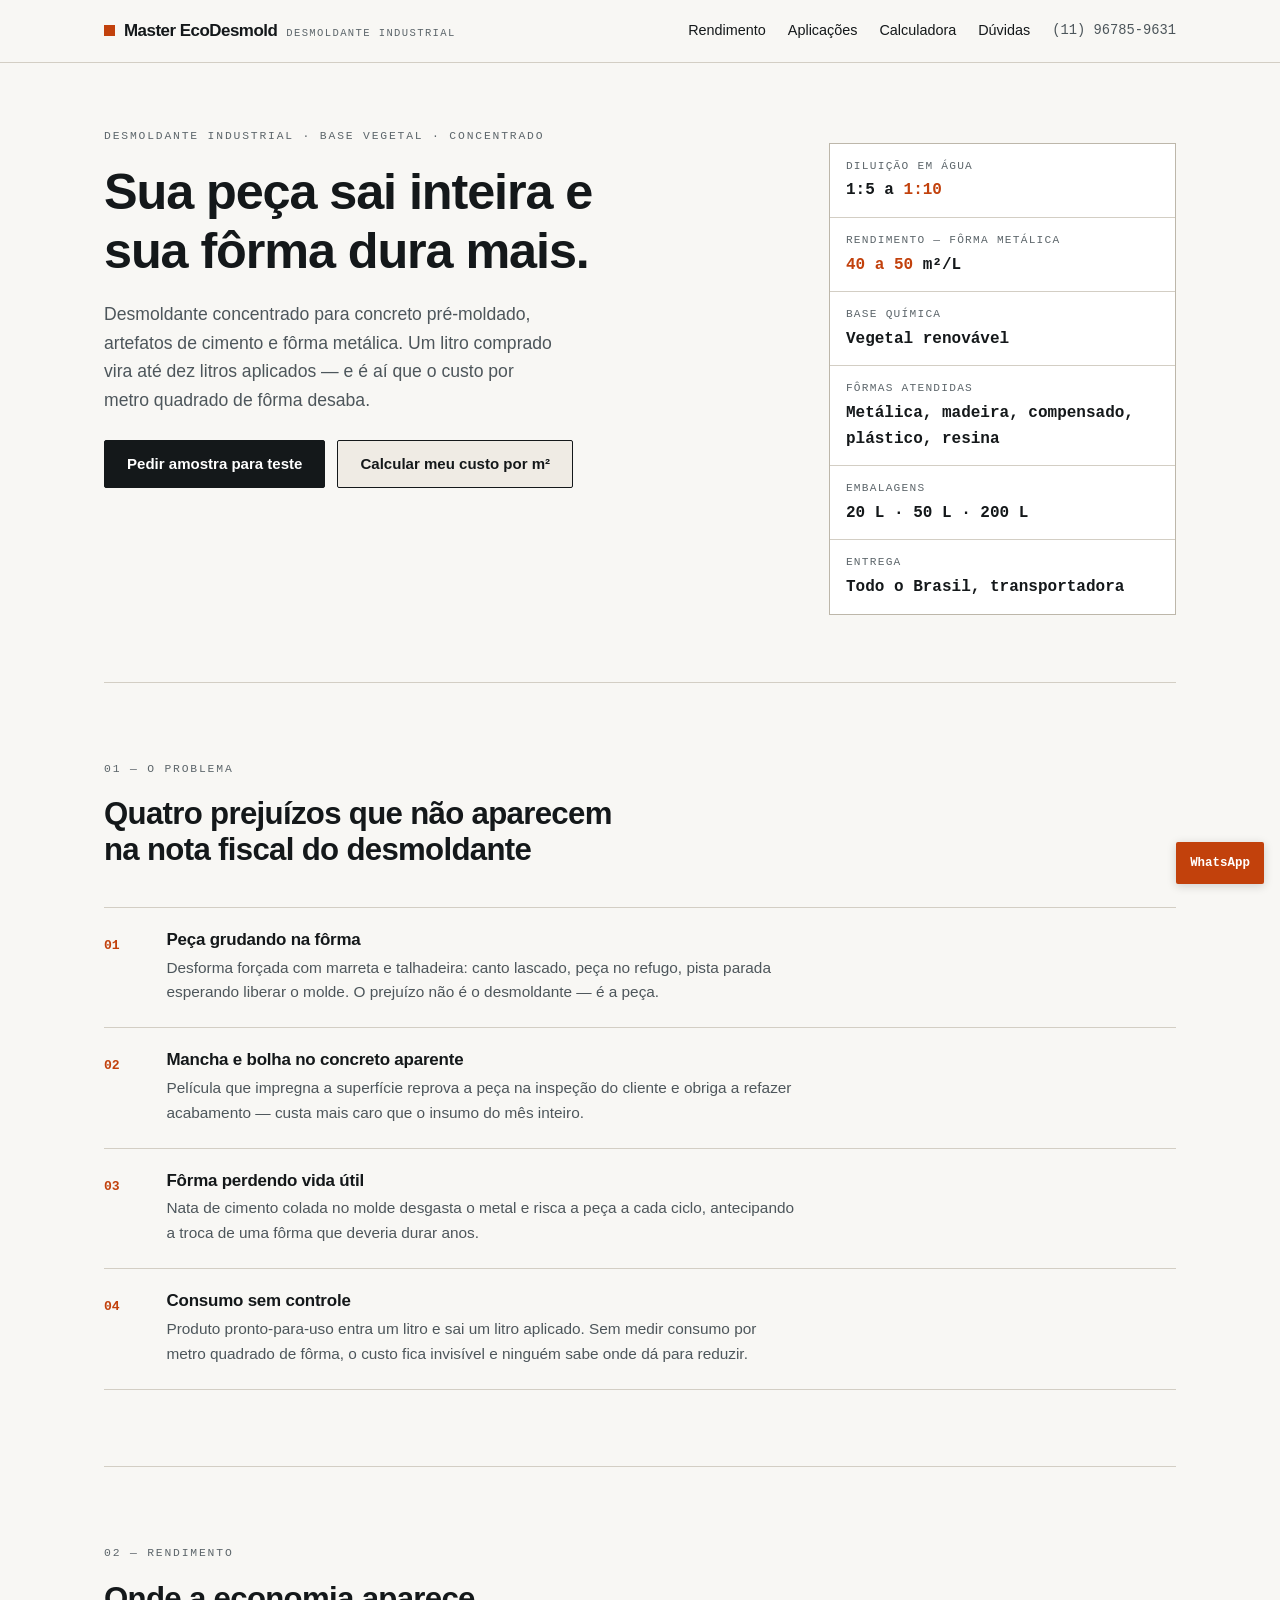
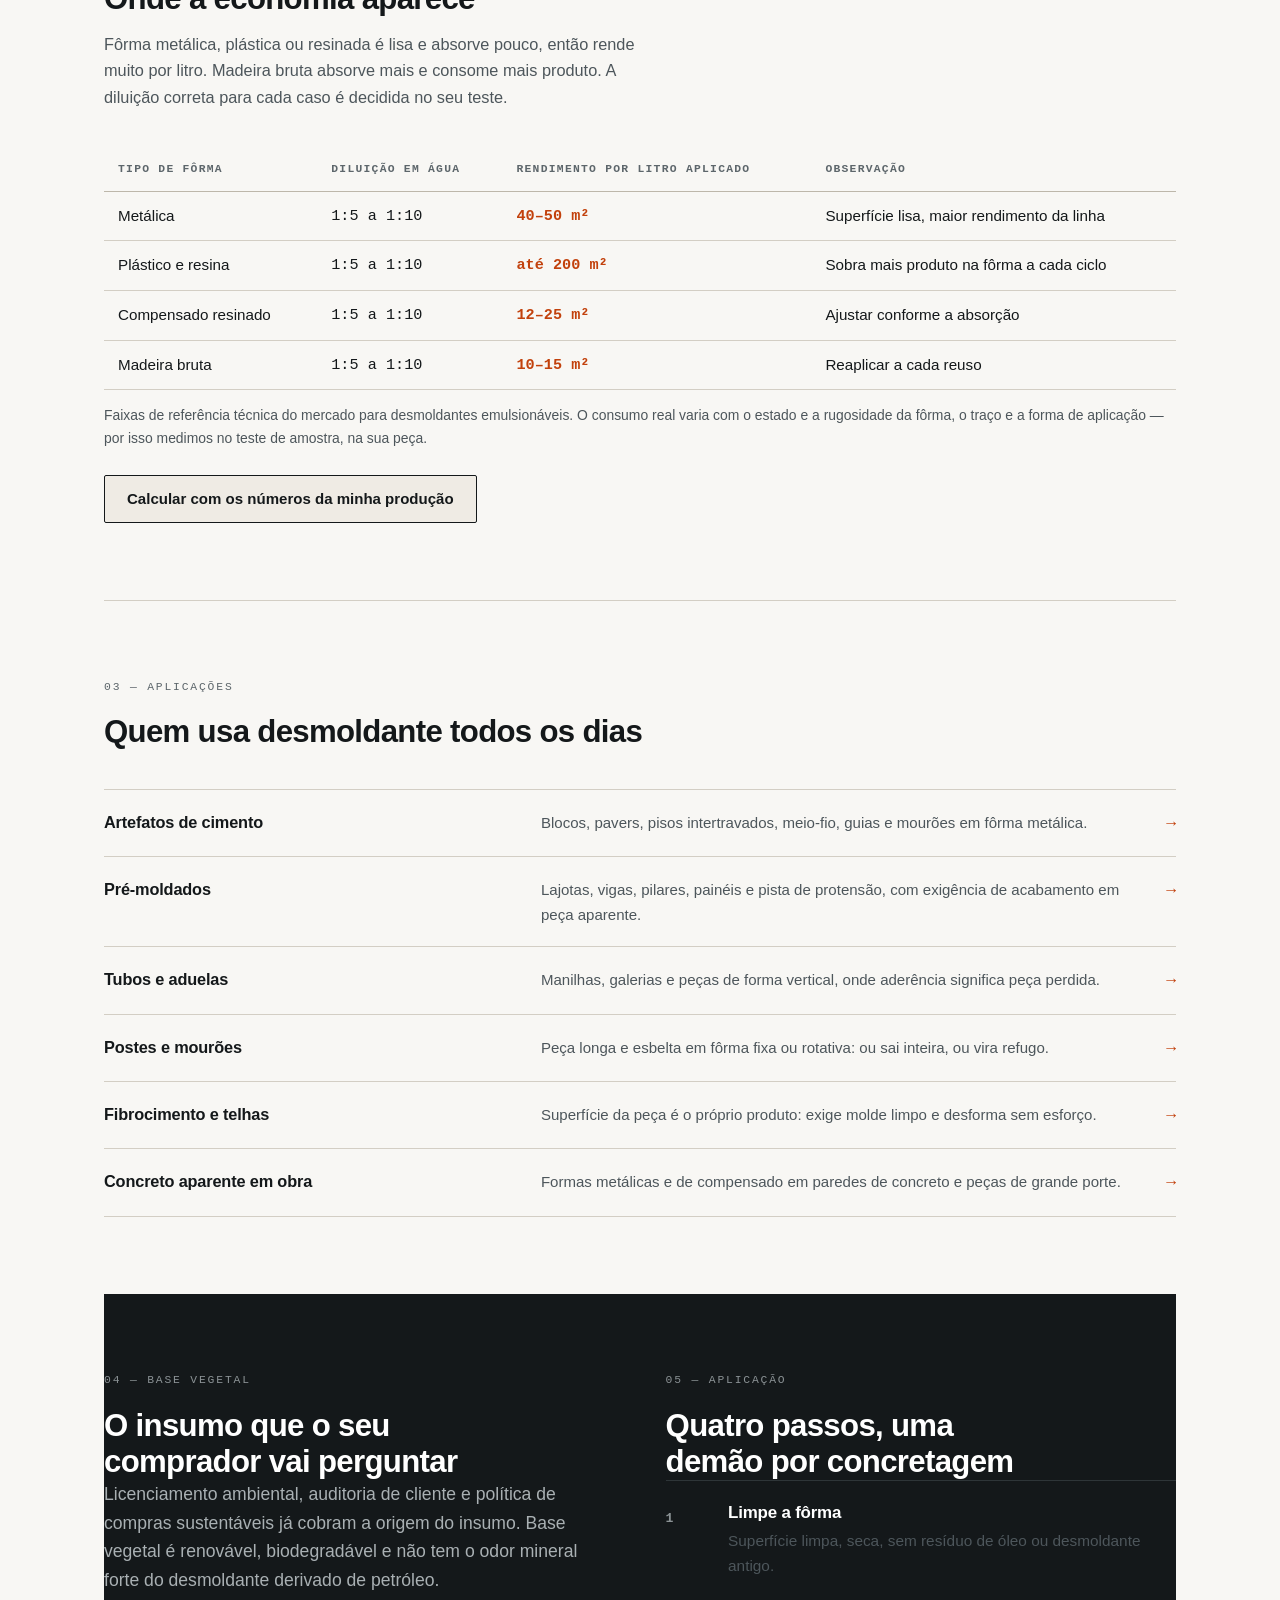
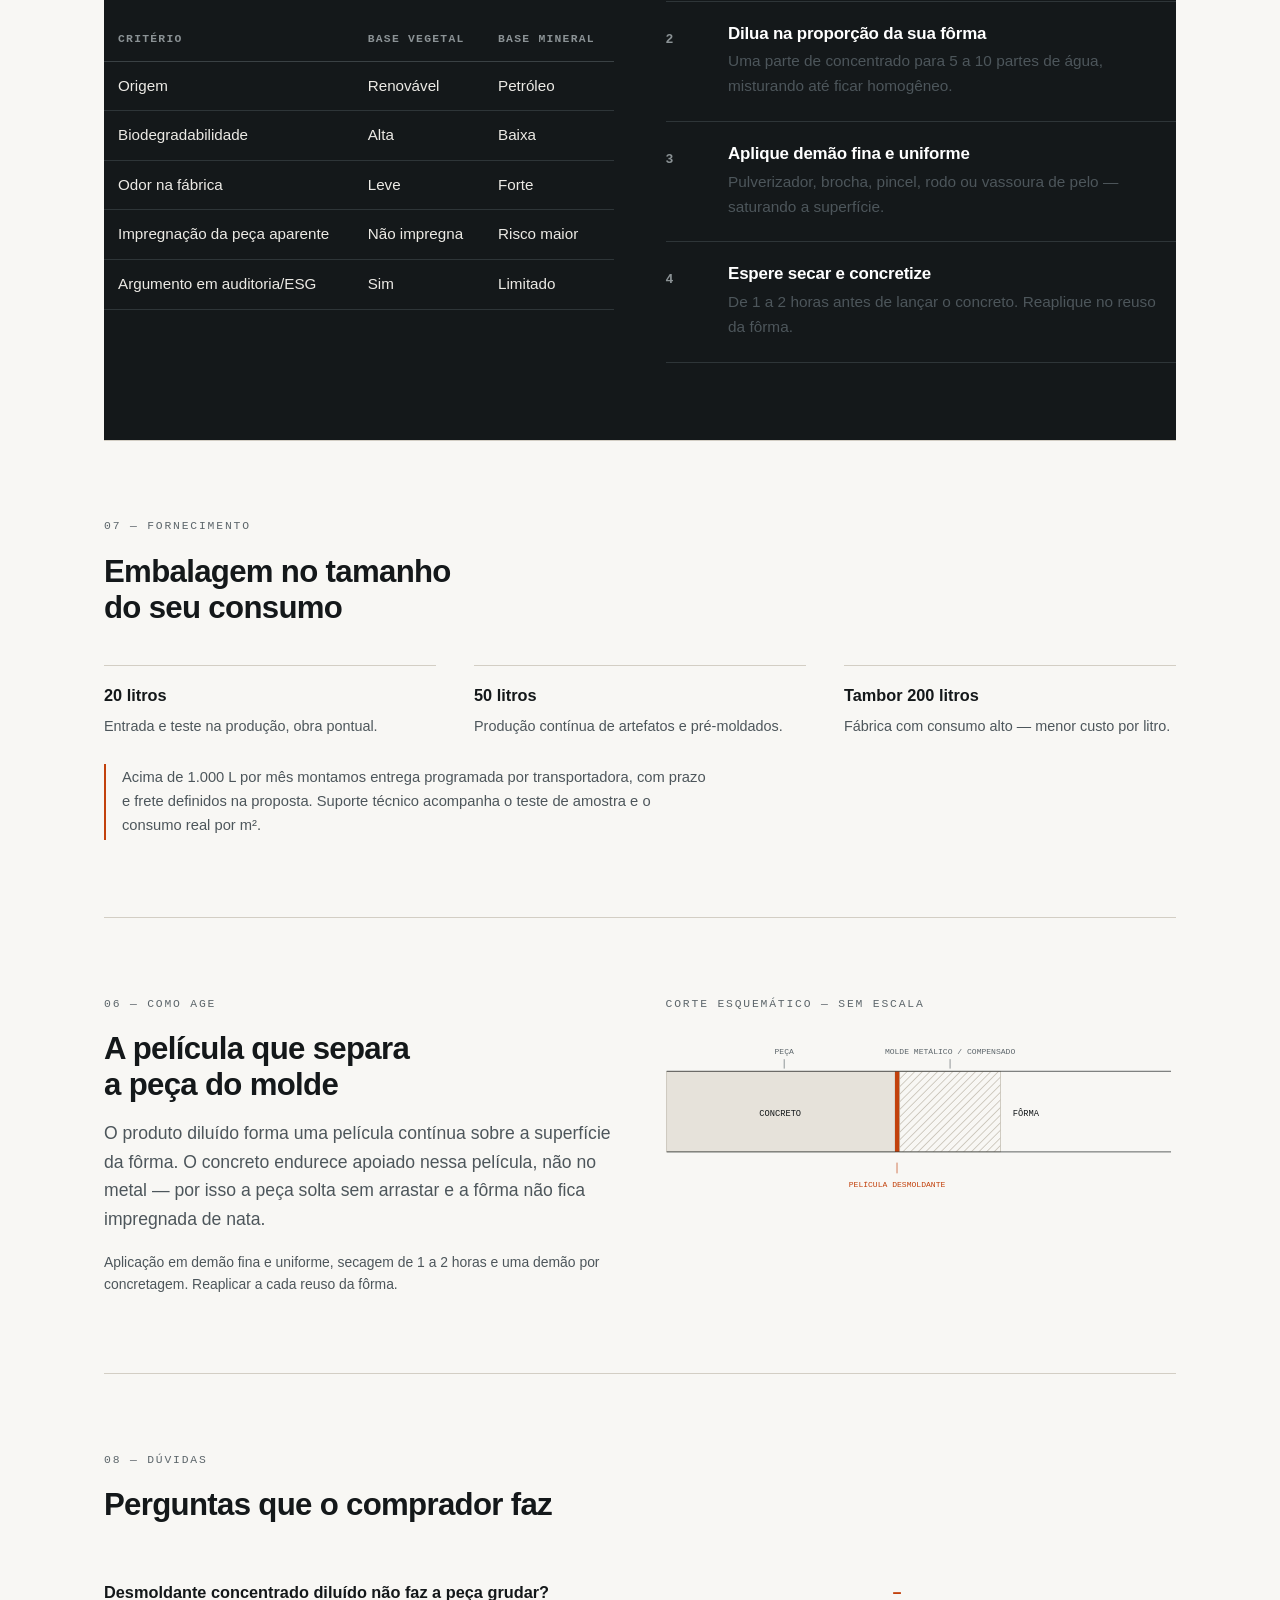
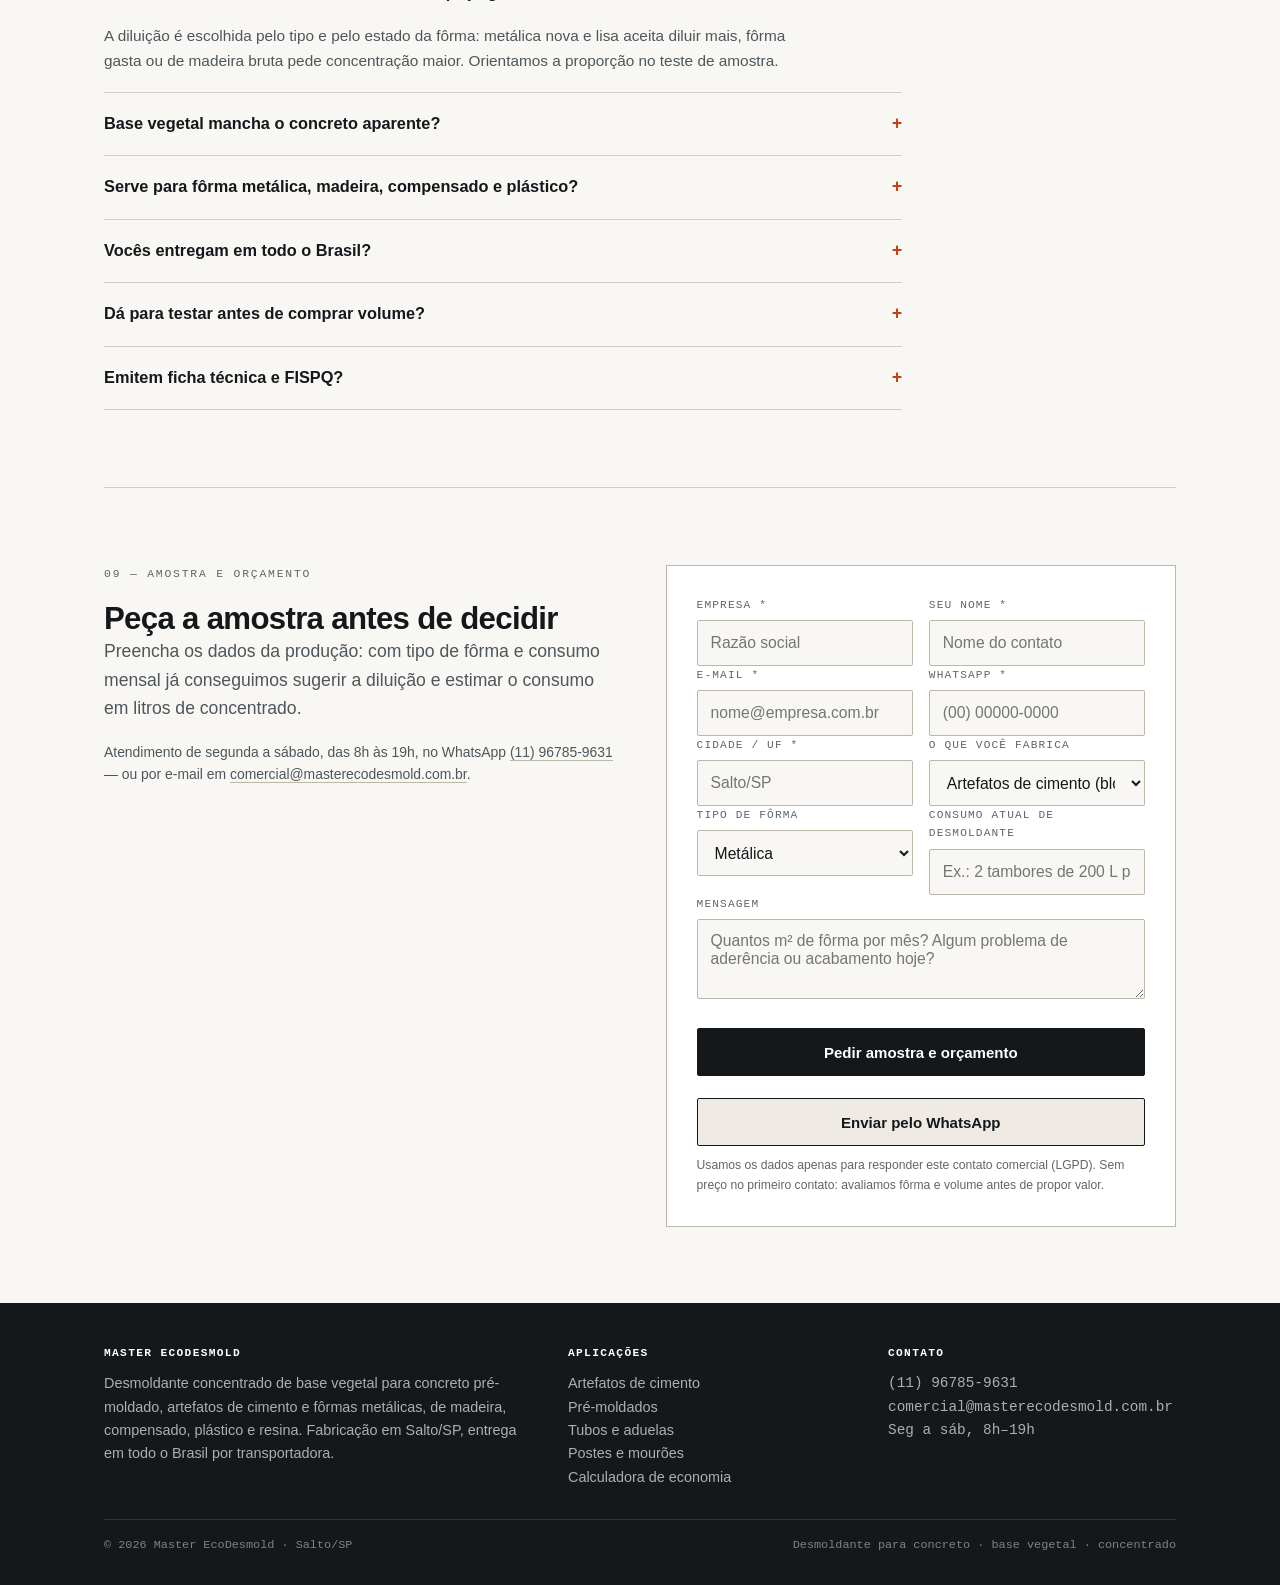
<file: index.html>
<!DOCTYPE html>
<html lang="pt-BR">
<head>
<meta charset="UTF-8">
<meta name="viewport" content="width=device-width,initial-scale=1">
<title>Desmoldante para Concreto Pré-Moldado e Fôrma Metálica | Master EcoDesmold</title>
<meta name="description" content="Desmoldante concentrado de base vegetal para pré-moldados, artefatos de cimento, tubos, postes e fôrmas metálicas. Diluição de 1:5 a 1:10, rendimento de 40 a 50 m² por litro em fôrma metálica e amostra para teste. Entrega em todo o Brasil.">
<meta name="keywords" content="desmoldante para concreto, desmoldante pré-moldado, desmoldante forma metálica, desmoldante base vegetal, desmoldante concentrado, desmoldante artefatos de cimento">
<meta name="theme-color" content="#f8f7f4">
<meta name="robots" content="index,follow">
<link rel="canonical" href="https://masterecodesmold.com.br/">
<meta property="og:type" content="website">
<meta property="og:locale" content="pt_BR">
<meta property="og:title" content="Desmoldante para Concreto Pré-Moldado e Fôrma Metálica | Master EcoDesmold">
<meta property="og:description" content="Desmoldante concentrado de base vegetal para pré-moldados, artefatos de cimento, tubos, postes e fôrmas metálicas. Diluição de 1:5 a 1:10, rendimento de 40 a 50 m² por litro em fôrma metálica e amostra para teste. Entrega em todo o Brasil.">
<meta property="og:url" content="https://masterecodesmold.com.br/">
<link rel="icon" href="data:image/svg+xml,%3Csvg xmlns='http://www.w3.org/2000/svg' viewBox='0 0 32 32'%3E%3Crect width='32' height='32' fill='%2314181a'/%3E%3Crect x='9' y='9' width='14' height='14' fill='%23c2410c'/%3E%3C/svg%3E">
<style>*,*::before,*::after{box-sizing:border-box}:root{--paper:#f8f7f4;--paper-2:#efebe4;--ink:#14181a;--ink-2:#4d565b;--ink-3:#5d666b;--rule:#d3cec4;--rule-2:#bdb7aa;--accent:#c2410c;--accent-2:#fdf1eb;--eco:#1f6b4a;--mono:ui-monospace,SFMono-Regular,"Cascadia Mono",Consolas,"Liberation Mono",monospace;--sans:-apple-system,BlinkMacSystemFont,"Segoe UI",Roboto,"Helvetica Neue",Arial,sans-serif;--max:1120px;--pad:24px}html{-webkit-text-size-adjust:100%}body{margin:0;background:var(--paper);color:var(--ink);font-family:var(--sans);font-size:1.02rem;line-height:1.62;font-synthesis-weight:none;text-rendering:optimizeLegibility}img{max-width:100%;display:block}a{color:inherit;text-decoration:none}a.u{border-bottom:1px solid var(--rule-2)}a.u:hover{border-color:var(--accent);color:var(--accent)}h1,h2,h3,h4{margin:0;line-height:1.16;letter-spacing:-.022em;font-weight:780;text-wrap:balance}h1{font-size:clamp(2rem,4.6vw,3.15rem)}h2{font-size:clamp(1.4rem,2.5vw,1.95rem)}h3{font-size:1.06rem;letter-spacing:-.012em}p{margin:0 0 1em}p:last-child{margin-bottom:0}.wrap{max-width:var(--max);margin:0 auto;padding:0 var(--pad)}.mono{font-family:var(--mono);font-variant-numeric:tabular-nums}.eyebrow{font-family:var(--mono);font-size:.71rem;letter-spacing:.16em;text-transform:uppercase;color:var(--ink-3);margin:0 0 18px;display:block}.lead{font-size:1.1rem;color:var(--ink-2)}.small{font-size:.87rem;color:var(--ink-2)}section{padding:clamp(46px,6vw,78px) 0;border-top:1px solid var(--rule)}section:first-of-type{border-top:0}.dark{background:var(--ink);color:#eceae5;border-top-color:var(--ink)}.dark h2,.dark h3{color:#fff}.dark .lead,.dark .small{color:#a9b0b3}.dark .eyebrow{color:#8b9295}.sec-head{max-width:60ch;margin-bottom:clamp(26px,3vw,40px)}.sec-head p{margin-top:14px;color:var(--ink-2)}.dark .sec-head p{color:#a9b0b3}.top{border-bottom:1px solid var(--rule);background:var(--paper);position:sticky;top:0;z-index:40}.top .wrap{display:flex;align-items:center;justify-content:space-between;gap:18px;min-height:62px}.mark{display:flex;align-items:baseline;gap:9px;font-weight:800;letter-spacing:-.03em;font-size:1.06rem}.mark i{font-style:normal;display:inline-block;width:11px;height:11px;background:var(--accent);flex:0 0 auto}.mark s{text-decoration:none;font-family:var(--mono);font-size:.66rem;letter-spacing:.13em;text-transform:uppercase;color:var(--ink-3);font-weight:500}nav{display:flex;align-items:center;gap:22px;font-size:.9rem}nav a:hover{color:var(--accent)}.top .tel{font-family:var(--mono);font-size:.86rem;color:var(--ink-2);white-space:nowrap}.top nav{flex:0 0 auto}.mark{min-width:0}.mark s{white-space:nowrap;overflow:hidden;text-overflow:ellipsis}.btn{display:inline-flex;align-items:center;justify-content:center;gap:9px;min-height:48px;padding:0 22px;border-radius:2px;font-weight:700;font-size:.94rem;border:1px solid var(--ink);background:var(--ink);color:#fff;cursor:pointer;transition:background .15s,color .15s,border-color .15s}.btn:hover{background:var(--accent);border-color:var(--accent);color:#fff}.btn.alt{background:var(--paper-2);color:var(--ink);border:1px solid var(--ink)}.btn.alt:hover{background:var(--ink);color:#fff;border-color:var(--ink)}.dark .btn{background:#fff;color:var(--ink);border-color:#fff}.dark .btn:hover{background:var(--accent);border-color:var(--accent);color:#fff}.dark .btn.alt{background:transparent;color:#fff;border-color:#5a6266}.dark .btn.alt:hover{border-color:#fff;color:#fff}.cta-row{display:flex;flex-wrap:wrap;gap:12px;margin-top:26px}.open{padding:clamp(38px,5vw,64px) 0 clamp(34px,4vw,52px);border-top:0}.open .grid{display:grid;grid-template-columns:1.32fr .68fr;gap:clamp(28px,4vw,58px);align-items:start}.open h1{max-width:22ch}.open .lead{margin-top:20px;max-width:46ch}.readout{border:1px solid var(--rule-2);background:#fff}.readout div{padding:13px 16px;border-top:1px solid var(--rule)}.readout div:first-child{border-top:0}.readout dt{font-family:var(--mono);font-size:.7rem;letter-spacing:.11em;text-transform:uppercase;color:var(--ink-3);margin:0 0 3px}.readout dd{margin:0;font-family:var(--mono);font-size:1rem;font-weight:600}.readout dd em{font-style:normal;color:var(--accent)}.rows{border-top:1px solid var(--rule)}.rows .row{display:grid;grid-template-columns:42px 1fr;gap:clamp(12px,1.6vw,22px);padding:22px 0;border-bottom:1px solid var(--rule);align-items:start}.rows .num{font-family:var(--mono);font-size:.82rem;color:var(--accent);padding-top:5px;font-weight:600}.rows h3{margin-bottom:6px}.rows p{color:var(--ink-2);font-size:.96rem;max-width:74ch}.dark .rows,.dark .rows .row{border-color:#2e3538}.dark .rows .num{color:#8b9295}.apps{border-top:1px solid var(--rule)}.apps a{display:grid;grid-template-columns:1.05fr 1.5fr 24px;gap:clamp(12px,2.4vw,32px);align-items:baseline;padding:19px 0;border-bottom:1px solid var(--rule)}.apps a:hover{background:var(--accent-2)}.apps b{font-weight:700;letter-spacing:-.01em}.apps span{color:var(--ink-2);font-size:.94rem}.apps i{font-style:normal;color:var(--accent);font-family:var(--mono);text-align:right}table{width:100%;border-collapse:collapse;font-size:.95rem}th,td{text-align:left;padding:12px 14px;border-bottom:1px solid var(--rule);vertical-align:top}th{font-family:var(--mono);font-size:.71rem;letter-spacing:.11em;text-transform:uppercase;color:var(--ink-3);font-weight:600;border-bottom:1px solid var(--rule-2)}td.n{font-family:var(--mono);font-variant-numeric:tabular-nums;white-space:nowrap}td.n strong{color:var(--accent)}tbody tr:hover{background:var(--paper-2)}.dark th{color:#8b9295;border-color:#3a4144}.dark td{border-color:#2e3538}.dark tbody tr:hover{background:#1c2226}.two{display:grid;grid-template-columns:1fr 1fr;gap:clamp(28px,4vw,54px);align-items:start}.three{display:grid;grid-template-columns:repeat(3,1fr);gap:clamp(20px,3vw,38px)}.pack{border-top:1px solid var(--rule);padding-top:16px}.pack b{display:block;font-size:1.02rem;margin-bottom:4px}.pack span{font-size:.9rem;color:var(--ink-2)}.note{border-left:2px solid var(--accent);padding:2px 0 2px 16px;margin-top:26px;font-size:.92rem;color:var(--ink-2);max-width:74ch}details{border-bottom:1px solid var(--rule)}details summary{cursor:pointer;padding:17px 0;font-weight:700;list-style:none;display:flex;gap:14px;justify-content:space-between;align-items:baseline}details summary::-webkit-details-marker{display:none}details summary::after{content:"+";font-family:var(--mono);color:var(--accent);font-size:1.1rem}details[open] summary::after{content:"–"}details p{padding:0 0 18px;color:var(--ink-2);font-size:.96rem;max-width:80ch}form{border:1px solid var(--rule-2);background:#fff;padding:clamp(20px,3vw,30px)}label{display:block;font-family:var(--mono);font-size:.7rem;letter-spacing:.1em;text-transform:uppercase;color:var(--ink-3);margin:16px 0 6px}label:first-of-type{margin-top:0}input,select,textarea{width:100%;font-family:var(--sans);font-size:.98rem;color:var(--ink);background:var(--paper);border:1px solid var(--rule-2);border-radius:2px;padding:12px 13px;min-height:46px}input:focus,select:focus,textarea:focus{outline:2px solid var(--accent);outline-offset:-1px;background:#fff}.f2{display:grid;grid-template-columns:1fr 1fr;gap:16px}form .btn{width:100%;margin-top:22px}.lgpd{font-size:.76rem;color:var(--ink-3);margin:10px 0 0}footer{background:var(--ink);color:#a9b0b3;padding:44px 0 30px;font-size:.9rem}footer .fg{display:grid;grid-template-columns:1.5fr 1fr 1fr;gap:32px;margin-bottom:30px}footer h4{color:#fff;font-family:var(--mono);font-size:.7rem;letter-spacing:.12em;text-transform:uppercase;margin-bottom:12px;font-weight:600}footer a:hover{color:#fff}footer .end{border-top:1px solid #2e3538;padding-top:16px;display:flex;justify-content:space-between;gap:14px;flex-wrap:wrap;font-family:var(--mono);font-size:.74rem;color:#7b8489}.zap{position:fixed;right:16px;bottom:16px;z-index:50;background:var(--accent);color:#fff;font-family:var(--mono);font-size:.78rem;padding:11px 14px;border-radius:2px;font-weight:600;box-shadow:0 2px 10px rgba(20,24,26,.18)}body{padding-bottom:0}@media(max-width:700px){.zap{font-size:.72rem;padding:9px 11px;right:12px;bottom:12px}body{padding-bottom:56px}}.zap:hover{background:var(--ink)}@media(max-width:900px){.open .grid,.two,.three,.f2,footer .fg{grid-template-columns:1fr}.top .mark s{display:none}.top .tel{font-size:.82rem}nav .hide{display:none}.rows .row{grid-template-columns:38px 1fr;gap:14px}.apps a{grid-template-columns:1fr;gap:4px}.apps i{display:none}section{padding:40px 0}.top .wrap{min-height:56px}}@media(max-width:700px){table.spec{font-size:.94rem}table.spec thead{display:none}table.spec tr{display:block;border-bottom:1px solid var(--rule);padding:12px 0}table.spec td{display:flex;justify-content:space-between;align-items:baseline;gap:14px;border:0;padding:3px 0;text-align:right}table.spec td::before{content:attr(data-label);flex:0 0 auto;font-family:var(--mono);font-size:.67rem;letter-spacing:.09em;text-transform:uppercase;color:var(--ink-3);text-align:left}table.spec td.n{white-space:normal}table.spec tr:hover{background:transparent}.out table td{display:flex;justify-content:space-between;gap:12px;text-align:right}}@media(prefers-reduced-motion:reduce){*{transition:none!important;scroll-behavior:auto!important}}</style>
<script type="application/ld+json">{"@context": "https://schema.org", "@type": "FAQPage", "mainEntity": [{"@type": "Question", "name": "Desmoldante concentrado diluído não faz a peça grudar?", "acceptedAnswer": {"@type": "Answer", "text": "A diluição é escolhida pelo tipo e pelo estado da fôrma: metálica nova e lisa aceita diluir mais, fôrma gasta ou de madeira bruta pede concentração maior. Orientamos a proporção no teste de amostra."}}, {"@type": "Question", "name": "Base vegetal mancha o concreto aparente?", "acceptedAnswer": {"@type": "Answer", "text": "Não. Emulsionado em água, forma película fina que não impregna o concreto e ajuda a evitar mancha e bolha. Quando a superfície recebe pintura ou revestimento, lava-se com água e sabão neutro."}}, {"@type": "Question", "name": "Serve para fôrma metálica, madeira, compensado e plástico?", "acceptedAnswer": {"@type": "Answer", "text": "Sim — metálica, madeira bruta, compensado resinado ou plastificado, plástico e resina, ajustando diluição e frequência de reaplicação."}}, {"@type": "Question", "name": "Vocês entregam em todo o Brasil?", "acceptedAnswer": {"@type": "Answer", "text": "Sim, por transportadora, em bombonas de 20 L e 50 L e tambor de 200 L. Para consumo recorrente programamos entregas."}}, {"@type": "Question", "name": "Dá para testar antes de comprar volume?", "acceptedAnswer": {"@type": "Answer", "text": "É o que recomendamos. Enviamos amostra, orientamos a diluição para a sua fôrma e medimos o consumo real por m² antes de qualquer decisão de volume."}}, {"@type": "Question", "name": "Emitem ficha técnica e FISPQ?", "acceptedAnswer": {"@type": "Answer", "text": "Sim, junto com a proposta, além das condições de validade e armazenamento."}}]}</script>
</head>
<body>
<div class="top"><div class="wrap">
<a class="mark" href="/"><i></i>Master EcoDesmold<s>Desmoldante&nbsp;industrial</s></a>
<nav>
<a class="hide" href="/#rendimento">Rendimento</a>
<a class="hide" href="/#aplicacoes">Aplicações</a>
<a class="hide" href="/calculadora.html">Calculadora</a>
<a class="hide" href="/#faq">Dúvidas</a>
<a class="tel" href="tel:+5511967859631">(11) 96785-9631</a>
</nav>
</div></div>
<div class="wrap">
<section class="open"><div class="grid">
<div>
<span class="eyebrow">Desmoldante industrial &middot; base vegetal &middot; concentrado</span>
<h1>Sua peça sai inteira e sua fôrma dura mais.</h1>
<p class="lead">Desmoldante concentrado para concreto pré-moldado, artefatos de cimento e fôrma
metálica. Um litro comprado vira até dez litros aplicados — e é aí que o custo por metro quadrado
de fôrma desaba.</p>
<div class="cta-row">
<a class="btn" href="#orcamento">Pedir amostra para teste</a>
<a class="btn alt" href="/calculadora.html">Calcular meu custo por m²</a>
</div>
</div>
<dl class="readout">
<div><dt>Diluição em água</dt><dd>1:5 a <em>1:10</em></dd></div>
<div><dt>Rendimento &mdash; fôrma metálica</dt><dd><em>40 a 50</em> m²/L</dd></div>
<div><dt>Base química</dt><dd>Vegetal renovável</dd></div>
<div><dt>Fôrmas atendidas</dt><dd>Metálica, madeira, compensado, plástico, resina</dd></div>
<div><dt>Embalagens</dt><dd>20 L &middot; 50 L &middot; 200 L</dd></div>
<div><dt>Entrega</dt><dd>Todo o Brasil, transportadora</dd></div>
</dl>
</div></section>
<section>
<div class="sec-head">
<span class="eyebrow">01 &mdash; o problema</span>
<h2>Quatro prejuízos que não aparecem na nota fiscal do desmoldante</h2>
</div>
<div class="rows">
<div class="row"><span class="num">01</span><div><h3>Peça grudando na fôrma</h3>
<p>Desforma forçada com marreta e talhadeira: canto lascado, peça no refugo, pista parada esperando
liberar o molde. O prejuízo não é o desmoldante — é a peça.</p></div></div>
<div class="row"><span class="num">02</span><div><h3>Mancha e bolha no concreto aparente</h3>
<p>Película que impregna a superfície reprova a peça na inspeção do cliente e obriga a refazer
acabamento — custa mais caro que o insumo do mês inteiro.</p></div></div>
<div class="row"><span class="num">03</span><div><h3>Fôrma perdendo vida útil</h3>
<p>Nata de cimento colada no molde desgasta o metal e risca a peça a cada ciclo, antecipando a troca
de uma fôrma que deveria durar anos.</p></div></div>
<div class="row"><span class="num">04</span><div><h3>Consumo sem controle</h3>
<p>Produto pronto-para-uso entra um litro e sai um litro aplicado. Sem medir consumo por metro
quadrado de fôrma, o custo fica invisível e ninguém sabe onde dá para reduzir.</p></div></div>
</div>
</section>
<section id="rendimento">
<div class="sec-head">
<span class="eyebrow">02 &mdash; rendimento</span>
<h2>Onde a economia aparece</h2>
<p>Fôrma metálica, plástica ou resinada é lisa e absorve pouco, então rende muito por litro. Madeira
bruta absorve mais e consome mais produto. A diluição correta para cada caso é decidida no seu teste.</p>
</div>
<table class="spec">
<thead><tr><th>Tipo de fôrma</th><th>Diluição em água</th><th>Rendimento por litro aplicado</th><th>Observação</th></tr></thead>
<tbody>
<tr><td data-label="Fôrma">Metálica</td><td data-label="Diluição" class="n">1:5 a 1:10</td><td data-label="Rendimento" class="n"><strong>40–50 m²</strong></td><td data-label="Observação">Superfície lisa, maior rendimento da linha</td></tr>
<tr><td data-label="Fôrma">Plástico e resina</td><td data-label="Diluição" class="n">1:5 a 1:10</td><td data-label="Rendimento" class="n"><strong>até 200 m²</strong></td><td data-label="Observação">Sobra mais produto na fôrma a cada ciclo</td></tr>
<tr><td data-label="Fôrma">Compensado resinado</td><td data-label="Diluição" class="n">1:5 a 1:10</td><td data-label="Rendimento" class="n"><strong>12–25 m²</strong></td><td data-label="Observação">Ajustar conforme a absorção</td></tr>
<tr><td data-label="Fôrma">Madeira bruta</td><td data-label="Diluição" class="n">1:5 a 1:10</td><td data-label="Rendimento" class="n"><strong>10–15 m²</strong></td><td data-label="Observação">Reaplicar a cada reuso</td></tr>
</tbody></table>
<p class="small" style="margin-top:14px">Faixas de referência técnica do mercado para desmoldantes
emulsionáveis. O consumo real varia com o estado e a rugosidade da fôrma, o traço e a forma de aplicação —
por isso medimos no teste de amostra, na sua peça.</p>
<div class="cta-row"><a class="btn alt" href="/calculadora.html">Calcular com os números da minha produção</a></div>
</section>
<section id="aplicacoes">
<div class="sec-head">
<span class="eyebrow">03 &mdash; aplicações</span>
<h2>Quem usa desmoldante todos os dias</h2>
</div>
<div class="apps">
<a href="/artefatos-de-cimento.html"><b>Artefatos de cimento</b><span>Blocos, pavers, pisos intertravados, meio-fio, guias e mourões em fôrma metálica.</span><i>&rarr;</i></a>
<a href="/pre-moldados.html"><b>Pré-moldados</b><span>Lajotas, vigas, pilares, painéis e pista de protensão, com exigência de acabamento em peça aparente.</span><i>&rarr;</i></a>
<a href="/tubos-e-aduelas.html"><b>Tubos e aduelas</b><span>Manilhas, galerias e peças de forma vertical, onde aderência significa peça perdida.</span><i>&rarr;</i></a>
<a href="/postes-e-mouroes.html"><b>Postes e mourões</b><span>Peça longa e esbelta em fôrma fixa ou rotativa: ou sai inteira, ou vira refugo.</span><i>&rarr;</i></a>
<a href="#orcamento"><b>Fibrocimento e telhas</b><span>Superfície da peça é o próprio produto: exige molde limpo e desforma sem esforço.</span><i>&rarr;</i></a>
<a href="#orcamento"><b>Concreto aparente em obra</b><span>Formas metálicas e de compensado em paredes de concreto e peças de grande porte.</span><i>&rarr;</i></a>
</div>
</section>
<section class="dark">
<div class="two">
<div>
<span class="eyebrow">04 &mdash; base vegetal</span>
<h2>O insumo que o seu comprador vai perguntar</h2>
<p class="lead">Licenciamento ambiental, auditoria de cliente e política de compras sustentáveis já
cobram a origem do insumo. Base vegetal é renovável, biodegradável e não tem o odor mineral forte do
desmoldante derivado de petróleo.</p>
<table class="spec" style="margin-top:24px">
<thead><tr><th>Critério</th><th>Base vegetal</th><th>Base mineral</th></tr></thead>
<tbody>
<tr><td data-label="Critério">Origem</td><td data-label="Vegetal">Renovável</td><td data-label="Mineral">Petróleo</td></tr>
<tr><td data-label="Critério">Biodegradabilidade</td><td data-label="Vegetal">Alta</td><td data-label="Mineral">Baixa</td></tr>
<tr><td data-label="Critério">Odor na fábrica</td><td data-label="Vegetal">Leve</td><td data-label="Mineral">Forte</td></tr>
<tr><td data-label="Critério">Impregnação da peça aparente</td><td data-label="Vegetal">Não impregna</td><td data-label="Mineral">Risco maior</td></tr>
<tr><td data-label="Critério">Argumento em auditoria/ESG</td><td data-label="Vegetal">Sim</td><td data-label="Mineral">Limitado</td></tr>
</tbody>
</table>
</div>
<div>
<span class="eyebrow">05 &mdash; aplicação</span>
<h2>Quatro passos, uma demão por concretagem</h2>
<div class="rows">
<div class="row"><span class="num">1</span><div><h3>Limpe a fôrma</h3><p>Superfície limpa, seca, sem resíduo de óleo ou desmoldante antigo.</p></div></div>
<div class="row"><span class="num">2</span><div><h3>Dilua na proporção da sua fôrma</h3><p>Uma parte de concentrado para 5 a 10 partes de água, misturando até ficar homogêneo.</p></div></div>
<div class="row"><span class="num">3</span><div><h3>Aplique demão fina e uniforme</h3><p>Pulverizador, brocha, pincel, rodo ou vassoura de pelo — saturando a superfície.</p></div></div>
<div class="row"><span class="num">4</span><div><h3>Espere secar e concretize</h3><p>De 1 a 2 horas antes de lançar o concreto. Reaplique no reuso da fôrma.</p></div></div>
</div>
</div>
</div>
</section>
<section>
<div class="sec-head">
<span class="eyebrow">07 &mdash; fornecimento</span>
<h2>Embalagem no tamanho do seu consumo</h2>
</div>
<div class="three">
<div class="pack"><b>20 litros</b><span>Entrada e teste na produção, obra pontual.</span></div>
<div class="pack"><b>50 litros</b><span>Produção contínua de artefatos e pré-moldados.</span></div>
<div class="pack"><b>Tambor 200 litros</b><span>Fábrica com consumo alto — menor custo por litro.</span></div>
</div>
<p class="note">Acima de 1.000 L por mês montamos entrega programada por transportadora, com prazo e
frete definidos na proposta. Suporte técnico acompanha o teste de amostra e o consumo real por m².</p>
</section>
<section id="mecanismo">
<div class="two">
<div>
<span class="eyebrow">06 &mdash; como age</span>
<h2>A película que separa a peça do molde</h2>
<p class="lead" style="margin-top:16px">O produto diluído forma uma película contínua sobre a
superfície da fôrma. O concreto endurece apoiado nessa película, não no metal — por isso a peça
solta sem arrastar e a fôrma não fica impregnada de nata.</p>
<p class="small">Aplicação em demão fina e uniforme, secagem de 1 a 2 horas e uma demão por
concretagem. Reaplicar a cada reuso da fôrma.</p>
</div>
<div>
<span class="eyebrow">Corte esquemático &mdash; sem escala</span>
<svg viewBox="0 0 760 250" role="img" aria-label="Corte esquematico: concreto, pelicula de desmoldante e forma metalica" style="width:100%;height:auto;display:block">
<defs>
<pattern id="hx" width="8" height="8" patternTransform="rotate(45)" patternUnits="userSpaceOnUse">
<line x1="0" y1="0" x2="0" y2="8" stroke="#bdb7aa" stroke-width="2"/>
</pattern>
</defs>
<rect x="1" y="60" width="340" height="120" fill="#e6e2da" stroke="#bdb7aa" stroke-width="1"/>
<rect x="341" y="60" width="7" height="120" fill="#c2410c"/>
<rect x="348" y="60" width="150" height="120" fill="url(#hx)" stroke="#bdb7aa" stroke-width="1"/>
<line x1="1" y1="60" x2="752" y2="60" stroke="#14181a" stroke-width="1"/>
<line x1="1" y1="180" x2="752" y2="180" stroke="#14181a" stroke-width="1"/>
<text x="170" y="126" text-anchor="middle" font-family="ui-monospace,monospace" font-size="13" fill="#14181a">CONCRETO</text>
<text x="536" y="126" text-anchor="middle" font-family="ui-monospace,monospace" font-size="13" fill="#14181a">F&#212;RMA</text>
<line x1="344" y1="212" x2="344" y2="196" stroke="#c2410c" stroke-width="1"/>
<text x="344" y="232" text-anchor="middle" font-family="ui-monospace,monospace" font-size="12" fill="#c2410c">PEL&#205;CULA DESMOLDANTE</text>
<line x1="176" y1="42" x2="176" y2="56" stroke="#5d666b" stroke-width="1"/>
<text x="176" y="34" text-anchor="middle" font-family="ui-monospace,monospace" font-size="12" fill="#5d666b">PE&#199;A</text>
<line x1="423" y1="42" x2="423" y2="56" stroke="#5d666b" stroke-width="1"/>
<text x="423" y="34" text-anchor="middle" font-family="ui-monospace,monospace" font-size="12" fill="#5d666b">MOLDE MET&#193;LICO / COMPENSADO</text>
</svg>
</div>
</div>
</section>
<section id="faq">
<div class="sec-head">
<span class="eyebrow">08 &mdash; dúvidas</span>
<h2>Perguntas que o comprador faz</h2>
</div>
<div style="max-width:88ch"><details open><summary>Desmoldante concentrado diluído não faz a peça grudar?</summary><p>A diluição é escolhida pelo tipo e pelo estado da fôrma: metálica nova e lisa aceita diluir mais, fôrma gasta ou de madeira bruta pede concentração maior. Orientamos a proporção no teste de amostra.</p></details>
<details><summary>Base vegetal mancha o concreto aparente?</summary><p>Não. Emulsionado em água, forma película fina que não impregna o concreto e ajuda a evitar mancha e bolha. Quando a superfície recebe pintura ou revestimento, lava-se com água e sabão neutro.</p></details>
<details><summary>Serve para fôrma metálica, madeira, compensado e plástico?</summary><p>Sim — metálica, madeira bruta, compensado resinado ou plastificado, plástico e resina, ajustando diluição e frequência de reaplicação.</p></details>
<details><summary>Vocês entregam em todo o Brasil?</summary><p>Sim, por transportadora, em bombonas de 20 L e 50 L e tambor de 200 L. Para consumo recorrente programamos entregas.</p></details>
<details><summary>Dá para testar antes de comprar volume?</summary><p>É o que recomendamos. Enviamos amostra, orientamos a diluição para a sua fôrma e medimos o consumo real por m² antes de qualquer decisão de volume.</p></details>
<details><summary>Emitem ficha técnica e FISPQ?</summary><p>Sim, junto com a proposta, além das condições de validade e armazenamento.</p></details></div>
</section>
<section id="orcamento">
<div class="two">
<div>
<span class="eyebrow">09 &mdash; amostra e orçamento</span>
<h2>Peça a amostra antes de decidir</h2>
<p class="lead">Preencha os dados da produção: com tipo de fôrma e consumo mensal já conseguimos
sugerir a diluição e estimar o consumo em litros de concentrado.</p>
<p class="small">Atendimento de segunda a sábado, das 8h às 19h, no WhatsApp
<a class="u" href="https://wa.me/5511967859631" target="_blank" rel="noopener">(11) 96785-9631</a> —
ou por e-mail em <a class="u" href="mailto:comercial@masterecodesmold.com.br">comercial@masterecodesmold.com.br</a>.</p>
</div>
<form id="formOrc" method="POST" action="https://formsubmit.co/comercial@masterecodesmold.com.br">
<input type="hidden" name="_subject" value="Pedido de amostra/orçamento — site Master EcoDesmold (home)">
<input type="hidden" name="_captcha" value="false">
<div class="f2">
<div><label for="empresa">Empresa *</label><input id="empresa" name="empresa" required placeholder="Razão social"></div>
<div><label for="nome">Seu nome *</label><input id="nome" name="nome" required placeholder="Nome do contato"></div>
</div>
<div class="f2">
<div><label for="email">E-mail *</label><input id="email" type="email" name="email" required placeholder="nome@empresa.com.br"></div>
<div><label for="tel">WhatsApp *</label><input id="tel" name="telefone" required placeholder="(00) 00000-0000"></div>
</div>
<div class="f2">
<div><label for="cidade">Cidade / UF *</label><input id="cidade" name="cidade" required placeholder="Salto/SP"></div>
<div><label for="fab">O que você fabrica</label><select id="fab" name="fabricacao">
<option>Artefatos de cimento (bloco, paver, meio-fio)</option>
<option>Pré-moldados (lajota, viga, painel)</option>
<option>Tubos, aduelas e galerias</option>
<option>Postes e mourões</option>
<option>Fibrocimento / telhas</option>
<option>Construção civil (concreto aparente)</option>
<option>Outro</option></select></div>
</div>
<div class="f2">
<div><label for="forma">Tipo de fôrma</label><select id="forma" name="forma">
<option>Metálica</option><option>Madeira bruta</option>
<option>Compensado resinado / plastificado</option>
<option>Plástico / resina</option><option>Mista</option></select></div>
<div><label for="consumo">Consumo atual de desmoldante</label><input id="consumo" name="consumo" placeholder="Ex.: 2 tambores de 200 L por mês"></div>
</div>
<div><label for="msg">Mensagem</label><textarea id="msg" name="mensagem" rows="3" placeholder="Quantos m² de fôrma por mês? Algum problema de aderência ou acabamento hoje?"></textarea></div>
<button class="btn" type="submit">Pedir amostra e orçamento</button>
<button class="btn alt" type="button" id="btZap">Enviar pelo WhatsApp</button>
<p class="lgpd">Usamos os dados apenas para responder este contato comercial (LGPD). Sem preço no primeiro
contato: avaliamos fôrma e volume antes de propor valor.</p>
</form>
<script>
document.getElementById('btZap').addEventListener('click',function(){
var f=document.getElementById('formOrc'),d=new FormData(f),g=function(k){return (d.get(k)||'').toString().trim()};
var t='Olá! Quero orçamento do desmoldante Master EcoDesmold.\nEmpresa: '+g('empresa')+'\nContato: '+g('nome')
+'\nCidade: '+g('cidade')+'\nFabricação: '+g('fabricacao')+'\nFôrma: '+g('forma')
+'\nConsumo atual: '+g('consumo')+'\nMensagem: '+g('mensagem');
window.open('https://wa.me/5511967859631?text='+encodeURIComponent(t),'_blank');
});
</script>
</div>
</section>
</div>
<footer><div class="wrap">
<div class="fg">
<div>
<h4>Master EcoDesmold</h4>
<p>Desmoldante concentrado de base vegetal para concreto pré-moldado, artefatos de cimento e
fôrmas metálicas, de madeira, compensado, plástico e resina. Fabricação em Salto/SP, entrega em
todo o Brasil por transportadora.</p>
</div>
<div>
<h4>Aplicações</h4>
<p><a href="/artefatos-de-cimento.html">Artefatos de cimento</a><br>
<a href="/pre-moldados.html">Pré-moldados</a><br>
<a href="/tubos-e-aduelas.html">Tubos e aduelas</a><br>
<a href="/postes-e-mouroes.html">Postes e mourões</a><br>
<a href="/calculadora.html">Calculadora de economia</a></p>
</div>
<div>
<h4>Contato</h4>
<p class="mono"><a href="https://wa.me/5511967859631" target="_blank" rel="noopener">(11) 96785-9631</a><br>
<a href="mailto:comercial@masterecodesmold.com.br">comercial@masterecodesmold.com.br</a><br>
Seg a sáb, 8h–19h</p>
</div>
</div>
<div class="end">
<span>&copy; 2026 Master EcoDesmold &middot; Salto/SP</span>
<span>Desmoldante para concreto &middot; base vegetal &middot; concentrado</span>
</div>
</div></footer>
<a class="zap" href="https://wa.me/5511967859631?text=Quero%20informa%C3%A7%C3%B5es%20sobre%20o%20desmoldante%20Master%20EcoDesmold" target="_blank" rel="noopener">WhatsApp</a>
</body></html>
</file>
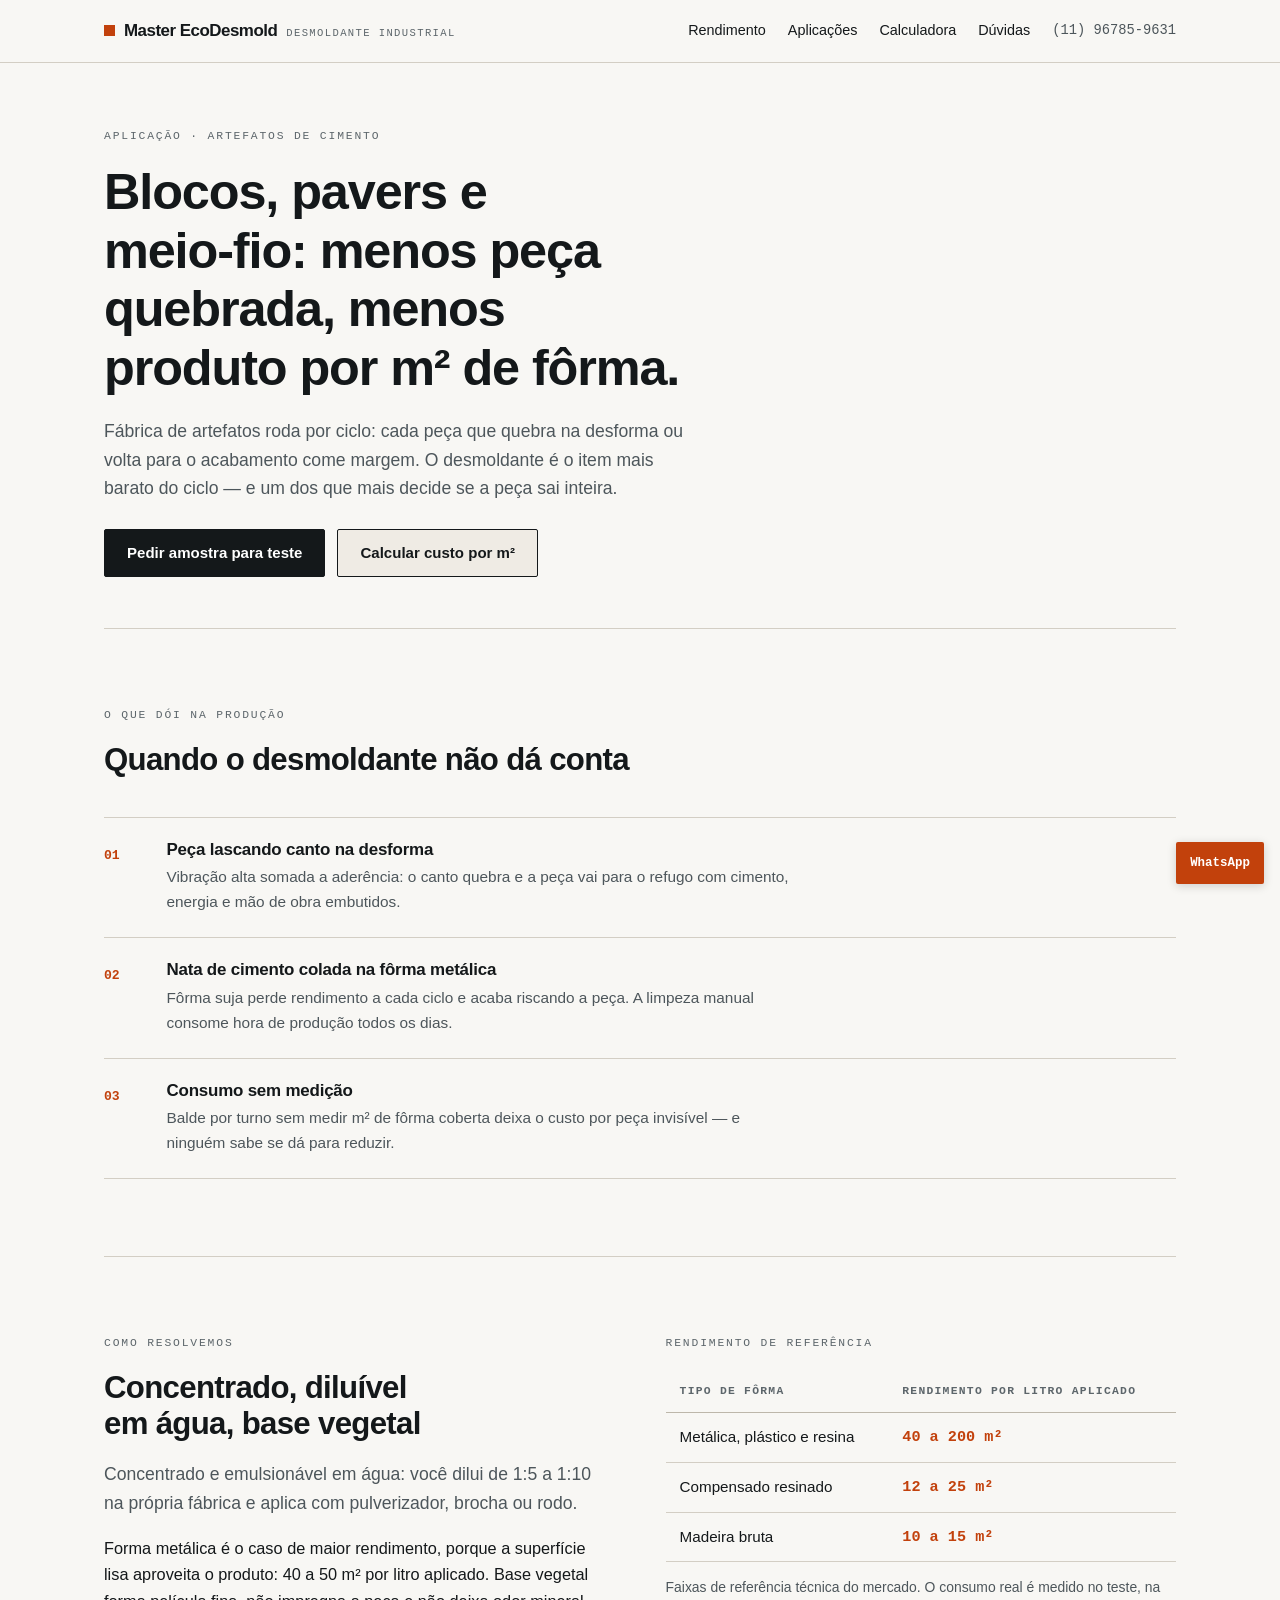
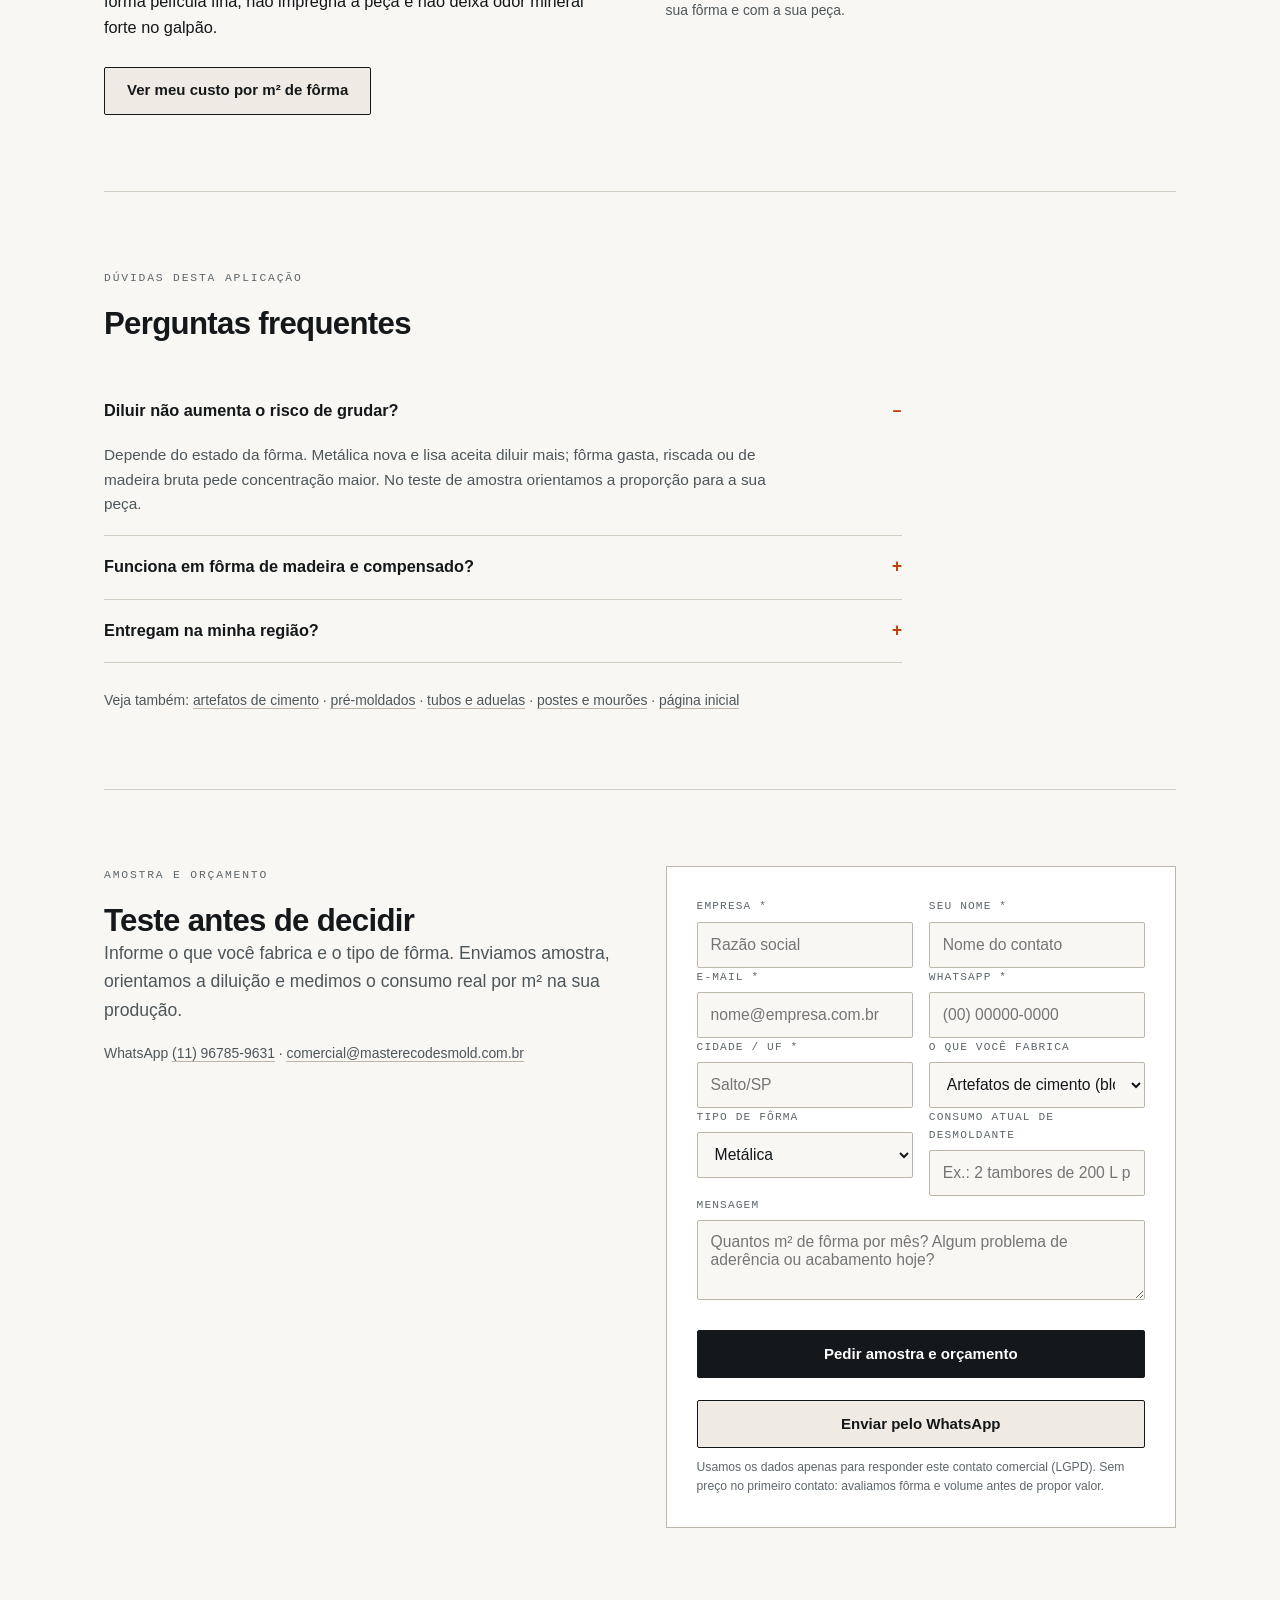
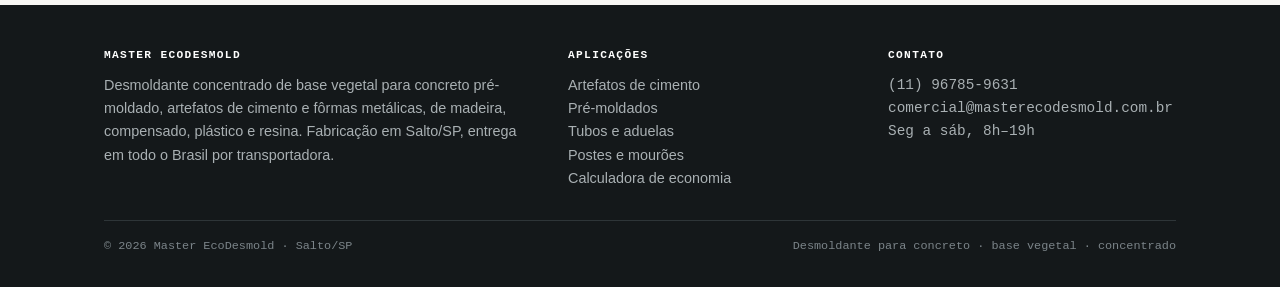
<file: artefatos-de-cimento.html>
<!DOCTYPE html>
<html lang="pt-BR">
<head>
<meta charset="UTF-8">
<meta name="viewport" content="width=device-width,initial-scale=1">
<title>Desmoldante para Artefatos de Cimento, Blocos e Pavers | Master EcoDesmold</title>
<meta name="description" content="Desmoldante concentrado de base vegetal para fábrica de artefatos de cimento: blocos, pavers, meio-fio, guias e mourões. Diluição 1:5 a 1:10, alto rendimento em fôrma metálica e amostra para teste.">
<meta name="keywords" content="desmoldante artefatos de cimento, desmoldante para bloco de concreto, desmoldante paver, desmoldante forma metálica">
<meta name="theme-color" content="#f8f7f4">
<meta name="robots" content="index,follow">
<link rel="canonical" href="https://masterecodesmold.com.br/artefatos-de-cimento.html">
<meta property="og:type" content="website">
<meta property="og:locale" content="pt_BR">
<meta property="og:title" content="Desmoldante para Artefatos de Cimento, Blocos e Pavers | Master EcoDesmold">
<meta property="og:description" content="Desmoldante concentrado de base vegetal para fábrica de artefatos de cimento: blocos, pavers, meio-fio, guias e mourões. Diluição 1:5 a 1:10, alto rendimento em fôrma metálica e amostra para teste.">
<meta property="og:url" content="https://masterecodesmold.com.br/artefatos-de-cimento.html">
<link rel="icon" href="data:image/svg+xml,%3Csvg xmlns='http://www.w3.org/2000/svg' viewBox='0 0 32 32'%3E%3Crect width='32' height='32' fill='%2314181a'/%3E%3Crect x='9' y='9' width='14' height='14' fill='%23c2410c'/%3E%3C/svg%3E">
<style>*,*::before,*::after{box-sizing:border-box}:root{--paper:#f8f7f4;--paper-2:#efebe4;--ink:#14181a;--ink-2:#4d565b;--ink-3:#5d666b;--rule:#d3cec4;--rule-2:#bdb7aa;--accent:#c2410c;--accent-2:#fdf1eb;--eco:#1f6b4a;--mono:ui-monospace,SFMono-Regular,"Cascadia Mono",Consolas,"Liberation Mono",monospace;--sans:-apple-system,BlinkMacSystemFont,"Segoe UI",Roboto,"Helvetica Neue",Arial,sans-serif;--max:1120px;--pad:24px}html{-webkit-text-size-adjust:100%}body{margin:0;background:var(--paper);color:var(--ink);font-family:var(--sans);font-size:1.02rem;line-height:1.62;font-synthesis-weight:none;text-rendering:optimizeLegibility}img{max-width:100%;display:block}a{color:inherit;text-decoration:none}a.u{border-bottom:1px solid var(--rule-2)}a.u:hover{border-color:var(--accent);color:var(--accent)}h1,h2,h3,h4{margin:0;line-height:1.16;letter-spacing:-.022em;font-weight:780;text-wrap:balance}h1{font-size:clamp(2rem,4.6vw,3.15rem)}h2{font-size:clamp(1.4rem,2.5vw,1.95rem)}h3{font-size:1.06rem;letter-spacing:-.012em}p{margin:0 0 1em}p:last-child{margin-bottom:0}.wrap{max-width:var(--max);margin:0 auto;padding:0 var(--pad)}.mono{font-family:var(--mono);font-variant-numeric:tabular-nums}.eyebrow{font-family:var(--mono);font-size:.71rem;letter-spacing:.16em;text-transform:uppercase;color:var(--ink-3);margin:0 0 18px;display:block}.lead{font-size:1.1rem;color:var(--ink-2)}.small{font-size:.87rem;color:var(--ink-2)}section{padding:clamp(46px,6vw,78px) 0;border-top:1px solid var(--rule)}section:first-of-type{border-top:0}.dark{background:var(--ink);color:#eceae5;border-top-color:var(--ink)}.dark h2,.dark h3{color:#fff}.dark .lead,.dark .small{color:#a9b0b3}.dark .eyebrow{color:#8b9295}.sec-head{max-width:60ch;margin-bottom:clamp(26px,3vw,40px)}.sec-head p{margin-top:14px;color:var(--ink-2)}.dark .sec-head p{color:#a9b0b3}.top{border-bottom:1px solid var(--rule);background:var(--paper);position:sticky;top:0;z-index:40}.top .wrap{display:flex;align-items:center;justify-content:space-between;gap:18px;min-height:62px}.mark{display:flex;align-items:baseline;gap:9px;font-weight:800;letter-spacing:-.03em;font-size:1.06rem}.mark i{font-style:normal;display:inline-block;width:11px;height:11px;background:var(--accent);flex:0 0 auto}.mark s{text-decoration:none;font-family:var(--mono);font-size:.66rem;letter-spacing:.13em;text-transform:uppercase;color:var(--ink-3);font-weight:500}nav{display:flex;align-items:center;gap:22px;font-size:.9rem}nav a:hover{color:var(--accent)}.top .tel{font-family:var(--mono);font-size:.86rem;color:var(--ink-2);white-space:nowrap}.top nav{flex:0 0 auto}.mark{min-width:0}.mark s{white-space:nowrap;overflow:hidden;text-overflow:ellipsis}.btn{display:inline-flex;align-items:center;justify-content:center;gap:9px;min-height:48px;padding:0 22px;border-radius:2px;font-weight:700;font-size:.94rem;border:1px solid var(--ink);background:var(--ink);color:#fff;cursor:pointer;transition:background .15s,color .15s,border-color .15s}.btn:hover{background:var(--accent);border-color:var(--accent);color:#fff}.btn.alt{background:var(--paper-2);color:var(--ink);border:1px solid var(--ink)}.btn.alt:hover{background:var(--ink);color:#fff;border-color:var(--ink)}.dark .btn{background:#fff;color:var(--ink);border-color:#fff}.dark .btn:hover{background:var(--accent);border-color:var(--accent);color:#fff}.dark .btn.alt{background:transparent;color:#fff;border-color:#5a6266}.dark .btn.alt:hover{border-color:#fff;color:#fff}.cta-row{display:flex;flex-wrap:wrap;gap:12px;margin-top:26px}.open{padding:clamp(38px,5vw,64px) 0 clamp(34px,4vw,52px);border-top:0}.open .grid{display:grid;grid-template-columns:1.32fr .68fr;gap:clamp(28px,4vw,58px);align-items:start}.open h1{max-width:22ch}.open .lead{margin-top:20px;max-width:46ch}.readout{border:1px solid var(--rule-2);background:#fff}.readout div{padding:13px 16px;border-top:1px solid var(--rule)}.readout div:first-child{border-top:0}.readout dt{font-family:var(--mono);font-size:.7rem;letter-spacing:.11em;text-transform:uppercase;color:var(--ink-3);margin:0 0 3px}.readout dd{margin:0;font-family:var(--mono);font-size:1rem;font-weight:600}.readout dd em{font-style:normal;color:var(--accent)}.rows{border-top:1px solid var(--rule)}.rows .row{display:grid;grid-template-columns:42px 1fr;gap:clamp(12px,1.6vw,22px);padding:22px 0;border-bottom:1px solid var(--rule);align-items:start}.rows .num{font-family:var(--mono);font-size:.82rem;color:var(--accent);padding-top:5px;font-weight:600}.rows h3{margin-bottom:6px}.rows p{color:var(--ink-2);font-size:.96rem;max-width:74ch}.dark .rows,.dark .rows .row{border-color:#2e3538}.dark .rows .num{color:#8b9295}.apps{border-top:1px solid var(--rule)}.apps a{display:grid;grid-template-columns:1.05fr 1.5fr 24px;gap:clamp(12px,2.4vw,32px);align-items:baseline;padding:19px 0;border-bottom:1px solid var(--rule)}.apps a:hover{background:var(--accent-2)}.apps b{font-weight:700;letter-spacing:-.01em}.apps span{color:var(--ink-2);font-size:.94rem}.apps i{font-style:normal;color:var(--accent);font-family:var(--mono);text-align:right}table{width:100%;border-collapse:collapse;font-size:.95rem}th,td{text-align:left;padding:12px 14px;border-bottom:1px solid var(--rule);vertical-align:top}th{font-family:var(--mono);font-size:.71rem;letter-spacing:.11em;text-transform:uppercase;color:var(--ink-3);font-weight:600;border-bottom:1px solid var(--rule-2)}td.n{font-family:var(--mono);font-variant-numeric:tabular-nums;white-space:nowrap}td.n strong{color:var(--accent)}tbody tr:hover{background:var(--paper-2)}.dark th{color:#8b9295;border-color:#3a4144}.dark td{border-color:#2e3538}.dark tbody tr:hover{background:#1c2226}.two{display:grid;grid-template-columns:1fr 1fr;gap:clamp(28px,4vw,54px);align-items:start}.three{display:grid;grid-template-columns:repeat(3,1fr);gap:clamp(20px,3vw,38px)}.pack{border-top:1px solid var(--rule);padding-top:16px}.pack b{display:block;font-size:1.02rem;margin-bottom:4px}.pack span{font-size:.9rem;color:var(--ink-2)}.note{border-left:2px solid var(--accent);padding:2px 0 2px 16px;margin-top:26px;font-size:.92rem;color:var(--ink-2);max-width:74ch}details{border-bottom:1px solid var(--rule)}details summary{cursor:pointer;padding:17px 0;font-weight:700;list-style:none;display:flex;gap:14px;justify-content:space-between;align-items:baseline}details summary::-webkit-details-marker{display:none}details summary::after{content:"+";font-family:var(--mono);color:var(--accent);font-size:1.1rem}details[open] summary::after{content:"–"}details p{padding:0 0 18px;color:var(--ink-2);font-size:.96rem;max-width:80ch}form{border:1px solid var(--rule-2);background:#fff;padding:clamp(20px,3vw,30px)}label{display:block;font-family:var(--mono);font-size:.7rem;letter-spacing:.1em;text-transform:uppercase;color:var(--ink-3);margin:16px 0 6px}label:first-of-type{margin-top:0}input,select,textarea{width:100%;font-family:var(--sans);font-size:.98rem;color:var(--ink);background:var(--paper);border:1px solid var(--rule-2);border-radius:2px;padding:12px 13px;min-height:46px}input:focus,select:focus,textarea:focus{outline:2px solid var(--accent);outline-offset:-1px;background:#fff}.f2{display:grid;grid-template-columns:1fr 1fr;gap:16px}form .btn{width:100%;margin-top:22px}.lgpd{font-size:.76rem;color:var(--ink-3);margin:10px 0 0}footer{background:var(--ink);color:#a9b0b3;padding:44px 0 30px;font-size:.9rem}footer .fg{display:grid;grid-template-columns:1.5fr 1fr 1fr;gap:32px;margin-bottom:30px}footer h4{color:#fff;font-family:var(--mono);font-size:.7rem;letter-spacing:.12em;text-transform:uppercase;margin-bottom:12px;font-weight:600}footer a:hover{color:#fff}footer .end{border-top:1px solid #2e3538;padding-top:16px;display:flex;justify-content:space-between;gap:14px;flex-wrap:wrap;font-family:var(--mono);font-size:.74rem;color:#7b8489}.zap{position:fixed;right:16px;bottom:16px;z-index:50;background:var(--accent);color:#fff;font-family:var(--mono);font-size:.78rem;padding:11px 14px;border-radius:2px;font-weight:600;box-shadow:0 2px 10px rgba(20,24,26,.18)}body{padding-bottom:0}@media(max-width:700px){.zap{font-size:.72rem;padding:9px 11px;right:12px;bottom:12px}body{padding-bottom:56px}}.zap:hover{background:var(--ink)}@media(max-width:900px){.open .grid,.two,.three,.f2,footer .fg{grid-template-columns:1fr}.top .mark s{display:none}.top .tel{font-size:.82rem}nav .hide{display:none}.rows .row{grid-template-columns:38px 1fr;gap:14px}.apps a{grid-template-columns:1fr;gap:4px}.apps i{display:none}section{padding:40px 0}.top .wrap{min-height:56px}}@media(max-width:700px){table.spec{font-size:.94rem}table.spec thead{display:none}table.spec tr{display:block;border-bottom:1px solid var(--rule);padding:12px 0}table.spec td{display:flex;justify-content:space-between;align-items:baseline;gap:14px;border:0;padding:3px 0;text-align:right}table.spec td::before{content:attr(data-label);flex:0 0 auto;font-family:var(--mono);font-size:.67rem;letter-spacing:.09em;text-transform:uppercase;color:var(--ink-3);text-align:left}table.spec td.n{white-space:normal}table.spec tr:hover{background:transparent}.out table td{display:flex;justify-content:space-between;gap:12px;text-align:right}}@media(prefers-reduced-motion:reduce){*{transition:none!important;scroll-behavior:auto!important}}</style>
<script type="application/ld+json">{"@context": "https://schema.org", "@type": "FAQPage", "mainEntity": [{"@type": "Question", "name": "Diluir não aumenta o risco de grudar?", "acceptedAnswer": {"@type": "Answer", "text": "Depende do estado da fôrma. Metálica nova e lisa aceita diluir mais; fôrma gasta, riscada ou de madeira bruta pede concentração maior. No teste de amostra orientamos a proporção para a sua peça."}}, {"@type": "Question", "name": "Funciona em fôrma de madeira e compensado?", "acceptedAnswer": {"@type": "Answer", "text": "Sim, com diluição menor, porque a madeira absorve parte do produto. O rendimento cai para 10 a 25 m² por litro aplicado."}}, {"@type": "Question", "name": "Entregam na minha região?", "acceptedAnswer": {"@type": "Answer", "text": "Despachamos para todo o Brasil por transportadora — 20 L, 50 L e tambor de 200 L. Para consumo recorrente, programamos entregas."}}]}</script>
</head>
<body>
<div class="top"><div class="wrap">
<a class="mark" href="/"><i></i>Master EcoDesmold<s>Desmoldante&nbsp;industrial</s></a>
<nav>
<a class="hide" href="/#rendimento">Rendimento</a>
<a class="hide" href="/#aplicacoes">Aplicações</a>
<a class="hide" href="/calculadora.html">Calculadora</a>
<a class="hide" href="/#faq">Dúvidas</a>
<a class="tel" href="tel:+5511967859631">(11) 96785-9631</a>
</nav>
</div></div>
<div class="wrap">
<section class="open">
<span class="eyebrow">Aplicação &middot; artefatos de cimento</span>
<h1>Blocos, pavers e meio-fio: menos peça quebrada, menos produto por m² de fôrma.</h1>
<p class="lead" style="max-width:60ch;margin-top:20px">Fábrica de artefatos roda por ciclo: cada peça que quebra na desforma ou volta para o acabamento come margem. O desmoldante é o item mais barato do ciclo — e um dos que mais decide se a peça sai inteira.</p>
<div class="cta-row">
<a class="btn" href="https://wa.me/5511967859631?text=Ol%C3%A1%21%20Tenho%20f%C3%A1brica%20e%20quero%20saber%20sobre%20o%20desmoldante%20Master%20EcoDesmold%20%28artefatos%20de%20cimento%29" target="_blank" rel="noopener">Pedir amostra para teste</a>
<a class="btn alt" href="/calculadora.html">Calcular custo por m²</a>
</div>
</section>
<section>
<div class="sec-head"><span class="eyebrow">O que dói na produção</span>
<h2>Quando o desmoldante não dá conta</h2></div>
<div class="rows"><div class="row"><span class="num">01</span><div><h3>Peça lascando canto na desforma</h3><p>Vibração alta somada a aderência: o canto quebra e a peça vai para o refugo com cimento, energia e mão de obra embutidos.</p></div></div>
<div class="row"><span class="num">02</span><div><h3>Nata de cimento colada na fôrma metálica</h3><p>Fôrma suja perde rendimento a cada ciclo e acaba riscando a peça. A limpeza manual consome hora de produção todos os dias.</p></div></div>
<div class="row"><span class="num">03</span><div><h3>Consumo sem medição</h3><p>Balde por turno sem medir m² de fôrma coberta deixa o custo por peça invisível — e ninguém sabe se dá para reduzir.</p></div></div></div>
</section>
<section>
<div class="two">
<div>
<span class="eyebrow">Como resolvemos</span>
<h2 style="margin-bottom:18px">Concentrado, diluível em água, base vegetal</h2>
<p class="lead">Concentrado e emulsionável em água: você dilui de 1:5 a 1:10 na própria fábrica e aplica com pulverizador, brocha ou rodo.</p>
<p>Forma metálica é o caso de maior rendimento, porque a superfície lisa aproveita o produto: 40 a 50 m² por litro aplicado. Base vegetal forma película fina, não impregna a peça e não deixa odor mineral forte no galpão.</p>
<div class="cta-row"><a class="btn alt" href="/calculadora.html">Ver meu custo por m² de fôrma</a></div>
</div>
<div>
<span class="eyebrow">Rendimento de referência</span>
<table class="spec">
<thead><tr><th>Tipo de fôrma</th><th>Rendimento por litro aplicado</th></tr></thead>
<tbody>
<tr><td data-label="Fôrma">Metálica, plástico e resina</td><td data-label="Rendimento" class="n"><strong>40 a 200 m²</strong></td></tr>
<tr><td data-label="Fôrma">Compensado resinado</td><td data-label="Rendimento" class="n"><strong>12 a 25 m²</strong></td></tr>
<tr><td data-label="Fôrma">Madeira bruta</td><td data-label="Rendimento" class="n"><strong>10 a 15 m²</strong></td></tr>
</tbody>
</table>
<p class="small" style="margin-top:14px">Faixas de referência técnica do mercado. O consumo real é
medido no teste, na sua fôrma e com a sua peça.</p>
</div>
</div>
</section>
<section>
<div class="sec-head"><span class="eyebrow">Dúvidas desta aplicação</span>
<h2>Perguntas frequentes</h2></div>
<div style="max-width:88ch"><details open><summary>Diluir não aumenta o risco de grudar?</summary><p>Depende do estado da fôrma. Metálica nova e lisa aceita diluir mais; fôrma gasta, riscada ou de madeira bruta pede concentração maior. No teste de amostra orientamos a proporção para a sua peça.</p></details>
<details><summary>Funciona em fôrma de madeira e compensado?</summary><p>Sim, com diluição menor, porque a madeira absorve parte do produto. O rendimento cai para 10 a 25 m² por litro aplicado.</p></details>
<details><summary>Entregam na minha região?</summary><p>Despachamos para todo o Brasil por transportadora — 20 L, 50 L e tambor de 200 L. Para consumo recorrente, programamos entregas.</p></details>
<p class="small" style="margin-top:26px">Veja também:
<a class="u" href="/artefatos-de-cimento.html">artefatos de cimento</a> &middot;
<a class="u" href="/pre-moldados.html">pré-moldados</a> &middot;
<a class="u" href="/tubos-e-aduelas.html">tubos e aduelas</a> &middot;
<a class="u" href="/postes-e-mouroes.html">postes e mourões</a> &middot;
<a class="u" href="/">página inicial</a></p>
</div>
</section>
<section id="orcamento">
<div class="two">
<div>
<span class="eyebrow">Amostra e orçamento</span>
<h2>Teste antes de decidir</h2>
<p class="lead">Informe o que você fabrica e o tipo de fôrma. Enviamos amostra, orientamos a diluição
e medimos o consumo real por m² na sua produção.</p>
<p class="small">WhatsApp <a class="u" href="https://wa.me/5511967859631" target="_blank" rel="noopener">(11) 96785-9631</a>
&middot; <a class="u" href="mailto:comercial@masterecodesmold.com.br">comercial@masterecodesmold.com.br</a></p>
</div>
<form id="formOrc" method="POST" action="https://formsubmit.co/comercial@masterecodesmold.com.br">
<input type="hidden" name="_subject" value="Pedido de amostra/orçamento — site Master EcoDesmold (artefatos-de-cimento)">
<input type="hidden" name="_captcha" value="false">
<div class="f2">
<div><label for="empresa">Empresa *</label><input id="empresa" name="empresa" required placeholder="Razão social"></div>
<div><label for="nome">Seu nome *</label><input id="nome" name="nome" required placeholder="Nome do contato"></div>
</div>
<div class="f2">
<div><label for="email">E-mail *</label><input id="email" type="email" name="email" required placeholder="nome@empresa.com.br"></div>
<div><label for="tel">WhatsApp *</label><input id="tel" name="telefone" required placeholder="(00) 00000-0000"></div>
</div>
<div class="f2">
<div><label for="cidade">Cidade / UF *</label><input id="cidade" name="cidade" required placeholder="Salto/SP"></div>
<div><label for="fab">O que você fabrica</label><select id="fab" name="fabricacao">
<option>Artefatos de cimento (bloco, paver, meio-fio)</option>
<option>Pré-moldados (lajota, viga, painel)</option>
<option>Tubos, aduelas e galerias</option>
<option>Postes e mourões</option>
<option>Fibrocimento / telhas</option>
<option>Construção civil (concreto aparente)</option>
<option>Outro</option></select></div>
</div>
<div class="f2">
<div><label for="forma">Tipo de fôrma</label><select id="forma" name="forma">
<option>Metálica</option><option>Madeira bruta</option>
<option>Compensado resinado / plastificado</option>
<option>Plástico / resina</option><option>Mista</option></select></div>
<div><label for="consumo">Consumo atual de desmoldante</label><input id="consumo" name="consumo" placeholder="Ex.: 2 tambores de 200 L por mês"></div>
</div>
<div><label for="msg">Mensagem</label><textarea id="msg" name="mensagem" rows="3" placeholder="Quantos m² de fôrma por mês? Algum problema de aderência ou acabamento hoje?"></textarea></div>
<button class="btn" type="submit">Pedir amostra e orçamento</button>
<button class="btn alt" type="button" id="btZap">Enviar pelo WhatsApp</button>
<p class="lgpd">Usamos os dados apenas para responder este contato comercial (LGPD). Sem preço no primeiro
contato: avaliamos fôrma e volume antes de propor valor.</p>
</form>
<script>
document.getElementById('btZap').addEventListener('click',function(){
var f=document.getElementById('formOrc'),d=new FormData(f),g=function(k){return (d.get(k)||'').toString().trim()};
var t='Olá! Quero orçamento do desmoldante Master EcoDesmold.\nEmpresa: '+g('empresa')+'\nContato: '+g('nome')
+'\nCidade: '+g('cidade')+'\nFabricação: '+g('fabricacao')+'\nFôrma: '+g('forma')
+'\nConsumo atual: '+g('consumo')+'\nMensagem: '+g('mensagem');
window.open('https://wa.me/5511967859631?text='+encodeURIComponent(t),'_blank');
});
</script>
</div>
</section>
</div>
<footer><div class="wrap">
<div class="fg">
<div>
<h4>Master EcoDesmold</h4>
<p>Desmoldante concentrado de base vegetal para concreto pré-moldado, artefatos de cimento e
fôrmas metálicas, de madeira, compensado, plástico e resina. Fabricação em Salto/SP, entrega em
todo o Brasil por transportadora.</p>
</div>
<div>
<h4>Aplicações</h4>
<p><a href="/artefatos-de-cimento.html">Artefatos de cimento</a><br>
<a href="/pre-moldados.html">Pré-moldados</a><br>
<a href="/tubos-e-aduelas.html">Tubos e aduelas</a><br>
<a href="/postes-e-mouroes.html">Postes e mourões</a><br>
<a href="/calculadora.html">Calculadora de economia</a></p>
</div>
<div>
<h4>Contato</h4>
<p class="mono"><a href="https://wa.me/5511967859631" target="_blank" rel="noopener">(11) 96785-9631</a><br>
<a href="mailto:comercial@masterecodesmold.com.br">comercial@masterecodesmold.com.br</a><br>
Seg a sáb, 8h–19h</p>
</div>
</div>
<div class="end">
<span>&copy; 2026 Master EcoDesmold &middot; Salto/SP</span>
<span>Desmoldante para concreto &middot; base vegetal &middot; concentrado</span>
</div>
</div></footer>
<a class="zap" href="https://wa.me/5511967859631?text=Quero%20informa%C3%A7%C3%B5es%20sobre%20o%20desmoldante%20Master%20EcoDesmold" target="_blank" rel="noopener">WhatsApp</a>
</body></html>
</file>
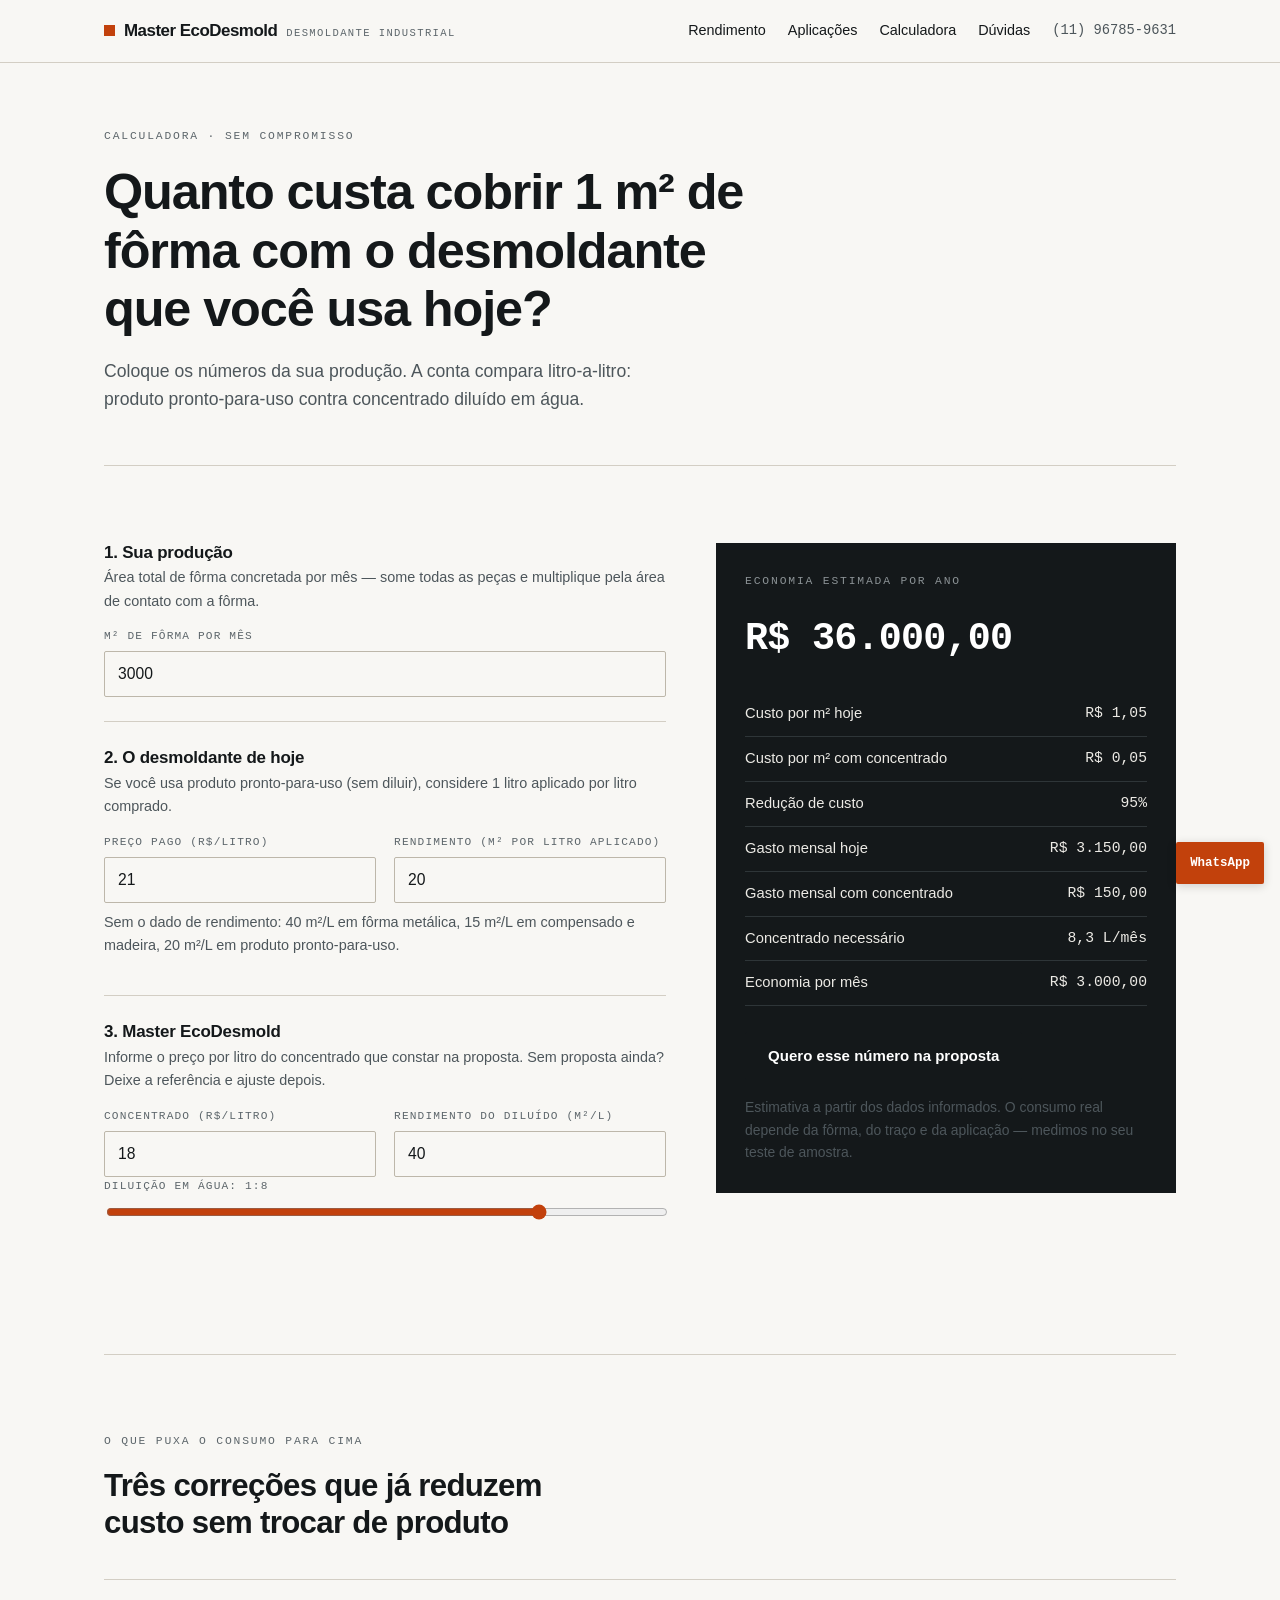
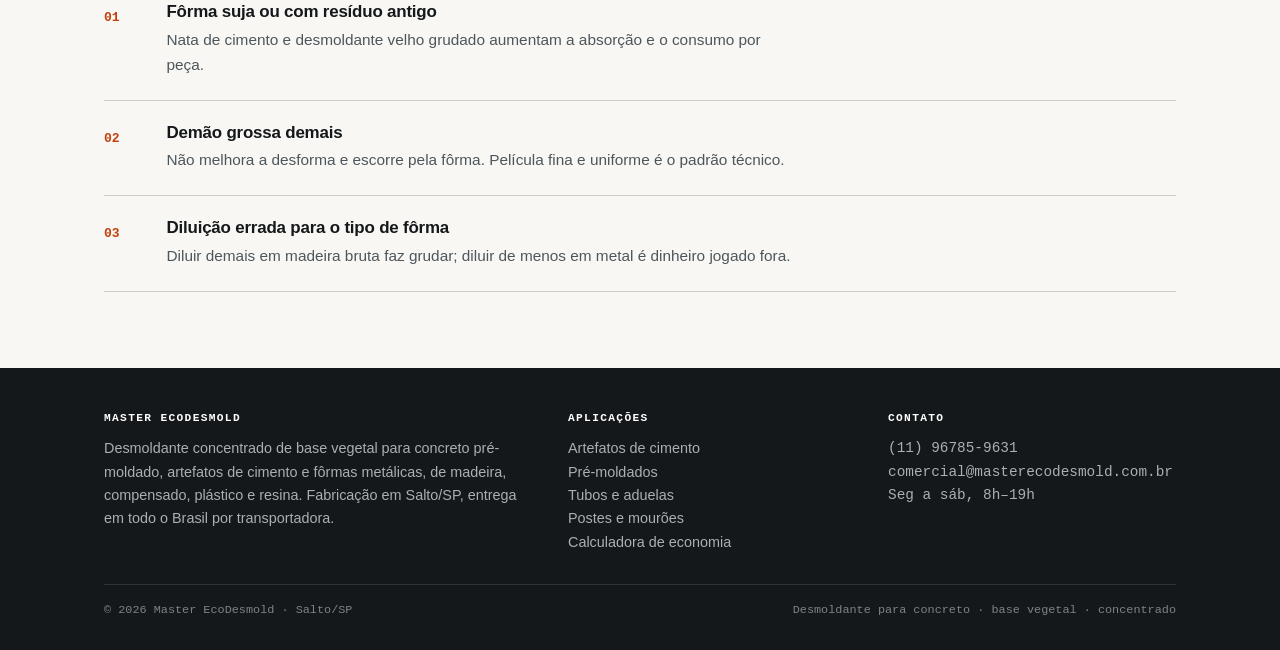
<file: calculadora.html>
<!DOCTYPE html>
<html lang="pt-BR">
<head>
<meta charset="UTF-8">
<meta name="viewport" content="width=device-width,initial-scale=1">
<title>Calculadora de Custo de Desmoldante por m² de Fôrma | Master EcoDesmold</title>
<meta name="description" content="Calcule o custo do desmoldante por metro quadrado de fôrma e compare o produto pronto-para-uso com o desmoldante concentrado diluído em água. Veja a economia mensal e anual da sua produção.">
<meta name="keywords" content="calculadora desmoldante, custo desmoldante por m2, desmoldante concentrado economia, diluição desmoldante">
<meta name="theme-color" content="#f8f7f4">
<meta name="robots" content="index,follow">
<link rel="canonical" href="https://masterecodesmold.com.br/calculadora.html">
<meta property="og:type" content="website">
<meta property="og:locale" content="pt_BR">
<meta property="og:title" content="Calculadora de Custo de Desmoldante por m² de Fôrma | Master EcoDesmold">
<meta property="og:description" content="Calcule o custo do desmoldante por metro quadrado de fôrma e compare o produto pronto-para-uso com o desmoldante concentrado diluído em água. Veja a economia mensal e anual da sua produção.">
<meta property="og:url" content="https://masterecodesmold.com.br/calculadora.html">
<link rel="icon" href="data:image/svg+xml,%3Csvg xmlns='http://www.w3.org/2000/svg' viewBox='0 0 32 32'%3E%3Crect width='32' height='32' fill='%2314181a'/%3E%3Crect x='9' y='9' width='14' height='14' fill='%23c2410c'/%3E%3C/svg%3E">
<style>*,*::before,*::after{box-sizing:border-box}:root{--paper:#f8f7f4;--paper-2:#efebe4;--ink:#14181a;--ink-2:#4d565b;--ink-3:#5d666b;--rule:#d3cec4;--rule-2:#bdb7aa;--accent:#c2410c;--accent-2:#fdf1eb;--eco:#1f6b4a;--mono:ui-monospace,SFMono-Regular,"Cascadia Mono",Consolas,"Liberation Mono",monospace;--sans:-apple-system,BlinkMacSystemFont,"Segoe UI",Roboto,"Helvetica Neue",Arial,sans-serif;--max:1120px;--pad:24px}html{-webkit-text-size-adjust:100%}body{margin:0;background:var(--paper);color:var(--ink);font-family:var(--sans);font-size:1.02rem;line-height:1.62;font-synthesis-weight:none;text-rendering:optimizeLegibility}img{max-width:100%;display:block}a{color:inherit;text-decoration:none}a.u{border-bottom:1px solid var(--rule-2)}a.u:hover{border-color:var(--accent);color:var(--accent)}h1,h2,h3,h4{margin:0;line-height:1.16;letter-spacing:-.022em;font-weight:780;text-wrap:balance}h1{font-size:clamp(2rem,4.6vw,3.15rem)}h2{font-size:clamp(1.4rem,2.5vw,1.95rem)}h3{font-size:1.06rem;letter-spacing:-.012em}p{margin:0 0 1em}p:last-child{margin-bottom:0}.wrap{max-width:var(--max);margin:0 auto;padding:0 var(--pad)}.mono{font-family:var(--mono);font-variant-numeric:tabular-nums}.eyebrow{font-family:var(--mono);font-size:.71rem;letter-spacing:.16em;text-transform:uppercase;color:var(--ink-3);margin:0 0 18px;display:block}.lead{font-size:1.1rem;color:var(--ink-2)}.small{font-size:.87rem;color:var(--ink-2)}section{padding:clamp(46px,6vw,78px) 0;border-top:1px solid var(--rule)}section:first-of-type{border-top:0}.dark{background:var(--ink);color:#eceae5;border-top-color:var(--ink)}.dark h2,.dark h3{color:#fff}.dark .lead,.dark .small{color:#a9b0b3}.dark .eyebrow{color:#8b9295}.sec-head{max-width:60ch;margin-bottom:clamp(26px,3vw,40px)}.sec-head p{margin-top:14px;color:var(--ink-2)}.dark .sec-head p{color:#a9b0b3}.top{border-bottom:1px solid var(--rule);background:var(--paper);position:sticky;top:0;z-index:40}.top .wrap{display:flex;align-items:center;justify-content:space-between;gap:18px;min-height:62px}.mark{display:flex;align-items:baseline;gap:9px;font-weight:800;letter-spacing:-.03em;font-size:1.06rem}.mark i{font-style:normal;display:inline-block;width:11px;height:11px;background:var(--accent);flex:0 0 auto}.mark s{text-decoration:none;font-family:var(--mono);font-size:.66rem;letter-spacing:.13em;text-transform:uppercase;color:var(--ink-3);font-weight:500}nav{display:flex;align-items:center;gap:22px;font-size:.9rem}nav a:hover{color:var(--accent)}.top .tel{font-family:var(--mono);font-size:.86rem;color:var(--ink-2);white-space:nowrap}.top nav{flex:0 0 auto}.mark{min-width:0}.mark s{white-space:nowrap;overflow:hidden;text-overflow:ellipsis}.btn{display:inline-flex;align-items:center;justify-content:center;gap:9px;min-height:48px;padding:0 22px;border-radius:2px;font-weight:700;font-size:.94rem;border:1px solid var(--ink);background:var(--ink);color:#fff;cursor:pointer;transition:background .15s,color .15s,border-color .15s}.btn:hover{background:var(--accent);border-color:var(--accent);color:#fff}.btn.alt{background:var(--paper-2);color:var(--ink);border:1px solid var(--ink)}.btn.alt:hover{background:var(--ink);color:#fff;border-color:var(--ink)}.dark .btn{background:#fff;color:var(--ink);border-color:#fff}.dark .btn:hover{background:var(--accent);border-color:var(--accent);color:#fff}.dark .btn.alt{background:transparent;color:#fff;border-color:#5a6266}.dark .btn.alt:hover{border-color:#fff;color:#fff}.cta-row{display:flex;flex-wrap:wrap;gap:12px;margin-top:26px}.open{padding:clamp(38px,5vw,64px) 0 clamp(34px,4vw,52px);border-top:0}.open .grid{display:grid;grid-template-columns:1.32fr .68fr;gap:clamp(28px,4vw,58px);align-items:start}.open h1{max-width:22ch}.open .lead{margin-top:20px;max-width:46ch}.readout{border:1px solid var(--rule-2);background:#fff}.readout div{padding:13px 16px;border-top:1px solid var(--rule)}.readout div:first-child{border-top:0}.readout dt{font-family:var(--mono);font-size:.7rem;letter-spacing:.11em;text-transform:uppercase;color:var(--ink-3);margin:0 0 3px}.readout dd{margin:0;font-family:var(--mono);font-size:1rem;font-weight:600}.readout dd em{font-style:normal;color:var(--accent)}.rows{border-top:1px solid var(--rule)}.rows .row{display:grid;grid-template-columns:42px 1fr;gap:clamp(12px,1.6vw,22px);padding:22px 0;border-bottom:1px solid var(--rule);align-items:start}.rows .num{font-family:var(--mono);font-size:.82rem;color:var(--accent);padding-top:5px;font-weight:600}.rows h3{margin-bottom:6px}.rows p{color:var(--ink-2);font-size:.96rem;max-width:74ch}.dark .rows,.dark .rows .row{border-color:#2e3538}.dark .rows .num{color:#8b9295}.apps{border-top:1px solid var(--rule)}.apps a{display:grid;grid-template-columns:1.05fr 1.5fr 24px;gap:clamp(12px,2.4vw,32px);align-items:baseline;padding:19px 0;border-bottom:1px solid var(--rule)}.apps a:hover{background:var(--accent-2)}.apps b{font-weight:700;letter-spacing:-.01em}.apps span{color:var(--ink-2);font-size:.94rem}.apps i{font-style:normal;color:var(--accent);font-family:var(--mono);text-align:right}table{width:100%;border-collapse:collapse;font-size:.95rem}th,td{text-align:left;padding:12px 14px;border-bottom:1px solid var(--rule);vertical-align:top}th{font-family:var(--mono);font-size:.71rem;letter-spacing:.11em;text-transform:uppercase;color:var(--ink-3);font-weight:600;border-bottom:1px solid var(--rule-2)}td.n{font-family:var(--mono);font-variant-numeric:tabular-nums;white-space:nowrap}td.n strong{color:var(--accent)}tbody tr:hover{background:var(--paper-2)}.dark th{color:#8b9295;border-color:#3a4144}.dark td{border-color:#2e3538}.dark tbody tr:hover{background:#1c2226}.two{display:grid;grid-template-columns:1fr 1fr;gap:clamp(28px,4vw,54px);align-items:start}.three{display:grid;grid-template-columns:repeat(3,1fr);gap:clamp(20px,3vw,38px)}.pack{border-top:1px solid var(--rule);padding-top:16px}.pack b{display:block;font-size:1.02rem;margin-bottom:4px}.pack span{font-size:.9rem;color:var(--ink-2)}.note{border-left:2px solid var(--accent);padding:2px 0 2px 16px;margin-top:26px;font-size:.92rem;color:var(--ink-2);max-width:74ch}details{border-bottom:1px solid var(--rule)}details summary{cursor:pointer;padding:17px 0;font-weight:700;list-style:none;display:flex;gap:14px;justify-content:space-between;align-items:baseline}details summary::-webkit-details-marker{display:none}details summary::after{content:"+";font-family:var(--mono);color:var(--accent);font-size:1.1rem}details[open] summary::after{content:"–"}details p{padding:0 0 18px;color:var(--ink-2);font-size:.96rem;max-width:80ch}form{border:1px solid var(--rule-2);background:#fff;padding:clamp(20px,3vw,30px)}label{display:block;font-family:var(--mono);font-size:.7rem;letter-spacing:.1em;text-transform:uppercase;color:var(--ink-3);margin:16px 0 6px}label:first-of-type{margin-top:0}input,select,textarea{width:100%;font-family:var(--sans);font-size:.98rem;color:var(--ink);background:var(--paper);border:1px solid var(--rule-2);border-radius:2px;padding:12px 13px;min-height:46px}input:focus,select:focus,textarea:focus{outline:2px solid var(--accent);outline-offset:-1px;background:#fff}.f2{display:grid;grid-template-columns:1fr 1fr;gap:16px}form .btn{width:100%;margin-top:22px}.lgpd{font-size:.76rem;color:var(--ink-3);margin:10px 0 0}footer{background:var(--ink);color:#a9b0b3;padding:44px 0 30px;font-size:.9rem}footer .fg{display:grid;grid-template-columns:1.5fr 1fr 1fr;gap:32px;margin-bottom:30px}footer h4{color:#fff;font-family:var(--mono);font-size:.7rem;letter-spacing:.12em;text-transform:uppercase;margin-bottom:12px;font-weight:600}footer a:hover{color:#fff}footer .end{border-top:1px solid #2e3538;padding-top:16px;display:flex;justify-content:space-between;gap:14px;flex-wrap:wrap;font-family:var(--mono);font-size:.74rem;color:#7b8489}.zap{position:fixed;right:16px;bottom:16px;z-index:50;background:var(--accent);color:#fff;font-family:var(--mono);font-size:.78rem;padding:11px 14px;border-radius:2px;font-weight:600;box-shadow:0 2px 10px rgba(20,24,26,.18)}body{padding-bottom:0}@media(max-width:700px){.zap{font-size:.72rem;padding:9px 11px;right:12px;bottom:12px}body{padding-bottom:56px}}.zap:hover{background:var(--ink)}@media(max-width:900px){.open .grid,.two,.three,.f2,footer .fg{grid-template-columns:1fr}.top .mark s{display:none}.top .tel{font-size:.82rem}nav .hide{display:none}.rows .row{grid-template-columns:38px 1fr;gap:14px}.apps a{grid-template-columns:1fr;gap:4px}.apps i{display:none}section{padding:40px 0}.top .wrap{min-height:56px}}@media(max-width:700px){table.spec{font-size:.94rem}table.spec thead{display:none}table.spec tr{display:block;border-bottom:1px solid var(--rule);padding:12px 0}table.spec td{display:flex;justify-content:space-between;align-items:baseline;gap:14px;border:0;padding:3px 0;text-align:right}table.spec td::before{content:attr(data-label);flex:0 0 auto;font-family:var(--mono);font-size:.67rem;letter-spacing:.09em;text-transform:uppercase;color:var(--ink-3);text-align:left}table.spec td.n{white-space:normal}table.spec tr:hover{background:transparent}.out table td{display:flex;justify-content:space-between;gap:12px;text-align:right}}@media(prefers-reduced-motion:reduce){*{transition:none!important;scroll-behavior:auto!important}}</style>
<style>.cgrid{display:grid;grid-template-columns:1.1fr .9fr;gap:clamp(26px,4vw,50px);align-items:start}.field{margin-bottom:26px;padding-bottom:24px;border-bottom:1px solid var(--rule)}.field:last-of-type{border-bottom:0}.field>h3{margin-bottom:4px}.field>p{font-size:.9rem;color:var(--ink-2);margin-bottom:14px}.field .f2{gap:18px}.field .small{margin-top:8px}input[type=range]{min-height:auto;padding:0;background:transparent;border:0;accent-color:var(--accent)}.out{border:1px solid var(--ink);background:var(--ink);color:#eceae5;padding:clamp(20px,3vw,28px);position:sticky;top:86px}.out .eyebrow{color:#8b9295}.out .big{font-family:var(--mono);font-size:clamp(1.7rem,3.4vw,2.4rem);font-weight:700;color:#fff;letter-spacing:-.02em;margin:0 0 22px}.out table{font-size:.92rem}.out td{border-color:#2e3538;padding:10px 0}.out td:last-child{text-align:right;font-family:var(--mono);white-space:nowrap}.out tr:hover{background:transparent}@media(max-width:900px){.cgrid{grid-template-columns:1fr}.out{position:static}}</style>
</head>
<body>
<div class="top"><div class="wrap">
<a class="mark" href="/"><i></i>Master EcoDesmold<s>Desmoldante&nbsp;industrial</s></a>
<nav>
<a class="hide" href="/#rendimento">Rendimento</a>
<a class="hide" href="/#aplicacoes">Aplicações</a>
<a class="hide" href="/calculadora.html">Calculadora</a>
<a class="hide" href="/#faq">Dúvidas</a>
<a class="tel" href="tel:+5511967859631">(11) 96785-9631</a>
</nav>
</div></div>
<div class="wrap">
<section class="open">
<span class="eyebrow">Calculadora &middot; sem compromisso</span>
<h1 style="max-width:24ch">Quanto custa cobrir 1 m² de fôrma com o desmoldante que você usa hoje?</h1>
<p class="lead" style="max-width:58ch;margin-top:18px">Coloque os números da sua produção. A conta
compara litro-a-litro: produto pronto-para-uso contra concentrado diluído em água.</p>
</section>
<section><div class="cgrid">
<div>
<div class="field">
<h3>1. Sua produção</h3>
<p>Área total de fôrma concretada por mês — some todas as peças e multiplique pela área de contato
com a fôrma.</p>
<label for="m2">m² de fôrma por mês</label>
<input id="m2" type="number" min="1" step="100" value="3000">
</div>
<div class="field">
<h3>2. O desmoldante de hoje</h3>
<p>Se você usa produto pronto-para-uso (sem diluir), considere 1 litro aplicado por litro comprado.</p>
<div class="f2">
<div><label for="pAtual">Preço pago (R$/litro)</label><input id="pAtual" type="number" min="0" step="0.5" value="21"></div>
<div><label for="rAtual">Rendimento (m² por litro aplicado)</label><input id="rAtual" type="number" min="1" step="1" value="20"></div>
</div>
<p class="small">Sem o dado de rendimento: 40 m²/L em fôrma metálica, 15 m²/L em compensado e
madeira, 20 m²/L em produto pronto-para-uso.</p>
</div>
<div class="field">
<h3>3. Master EcoDesmold</h3>
<p>Informe o preço por litro do concentrado que constar na proposta. Sem proposta ainda? Deixe a
referência e ajuste depois.</p>
<div class="f2">
<div><label for="pNovo">Concentrado (R$/litro)</label><input id="pNovo" type="number" min="0" step="0.5" value="18"></div>
<div><label for="rNovo">Rendimento do diluído (m²/L)</label><input id="rNovo" type="number" min="1" step="1" value="40"></div>
</div>
<label for="dil">Diluição em água: <span id="dilLbl" class="mono">1:8</span></label>
<input id="dil" type="range" min="1" max="10" step="1" value="8">
</div>
</div>
<div class="out">
<span class="eyebrow">Economia estimada por ano</span>
<p class="big" id="ecoAno">—</p>
<table><tbody>
<tr><td>Custo por m² hoje</td><td id="cAtual">—</td></tr>
<tr><td>Custo por m² com concentrado</td><td id="cNovo">—</td></tr>
<tr><td>Redução de custo</td><td id="red">—</td></tr>
<tr><td>Gasto mensal hoje</td><td id="gAtual">—</td></tr>
<tr><td>Gasto mensal com concentrado</td><td id="gNovo">—</td></tr>
<tr><td>Concentrado necessário</td><td id="litros">—</td></tr>
<tr><td>Economia por mês</td><td id="ecoMes">—</td></tr>
</tbody></table>
<div class="cta-row"><a class="btn" href="https://wa.me/5511967859631?text=Fiz%20a%20conta%20na%20calculadora%20e%20quero%20o%20or%C3%A7amento%20do%20desmoldante%20Master%20EcoDesmold" target="_blank" rel="noopener">Quero esse número na proposta</a></div>
<p class="small" style="margin-top:16px">Estimativa a partir dos dados informados. O consumo real
depende da fôrma, do traço e da aplicação — medimos no seu teste de amostra.</p>
</div>
</div></section>
<section>
<div class="sec-head">
<span class="eyebrow">O que puxa o consumo para cima</span>
<h2>Três correções que já reduzem custo sem trocar de produto</h2>
</div>
<div class="rows">
<div class="row"><span class="num">01</span><div><h3>Fôrma suja ou com resíduo antigo</h3><p>Nata de cimento e desmoldante velho grudado aumentam a absorção e o consumo por peça.</p></div></div>
<div class="row"><span class="num">02</span><div><h3>Demão grossa demais</h3><p>Não melhora a desforma e escorre pela fôrma. Película fina e uniforme é o padrão técnico.</p></div></div>
<div class="row"><span class="num">03</span><div><h3>Diluição errada para o tipo de fôrma</h3><p>Diluir demais em madeira bruta faz grudar; diluir de menos em metal é dinheiro jogado fora.</p></div></div>
</div>
</section>
</div>
<script>
var ids=['m2','pAtual','rAtual','pNovo','rNovo','dil'],el={};
ids.forEach(function(i){el[i]=document.getElementById(i)});
function num(x){var v=parseFloat(String(x).replace(',','.'));return isFinite(v)?v:0}
function brl(v){return v.toLocaleString('pt-BR',{style:'currency',currency:'BRL',maximumFractionDigits:2})}
function calc(){
var m2=num(el.m2.value),pA=num(el.pAtual.value),rA=num(el.rAtual.value)||1,
pN=num(el.pNovo.value),rN=num(el.rNovo.value)||1,dil=parseInt(el.dil.value,10)||1;
document.getElementById('dilLbl').textContent='1:'+dil;
var cA=pA/rA, rendC=rN*(1+dil), cN=pN/rendC;
var gA=cA*m2, gN=cN*m2, eco=gA-gN;
document.getElementById('cAtual').textContent=brl(cA);
document.getElementById('cNovo').textContent=brl(cN);
document.getElementById('red').textContent=cA>0?Math.max(0,(1-cN/cA)*100).toFixed(0)+'%':'—';
document.getElementById('gAtual').textContent=brl(gA);
document.getElementById('gNovo').textContent=brl(gN);
document.getElementById('litros').textContent=(m2/rendC).toFixed(1).replace('.',',')+' L/mês';
document.getElementById('ecoMes').textContent=brl(eco);
document.getElementById('ecoAno').textContent=brl(eco*12);
}
ids.forEach(function(i){el[i].addEventListener('input',calc);el[i].addEventListener('change',calc)});
calc();
</script>
<footer><div class="wrap">
<div class="fg">
<div>
<h4>Master EcoDesmold</h4>
<p>Desmoldante concentrado de base vegetal para concreto pré-moldado, artefatos de cimento e
fôrmas metálicas, de madeira, compensado, plástico e resina. Fabricação em Salto/SP, entrega em
todo o Brasil por transportadora.</p>
</div>
<div>
<h4>Aplicações</h4>
<p><a href="/artefatos-de-cimento.html">Artefatos de cimento</a><br>
<a href="/pre-moldados.html">Pré-moldados</a><br>
<a href="/tubos-e-aduelas.html">Tubos e aduelas</a><br>
<a href="/postes-e-mouroes.html">Postes e mourões</a><br>
<a href="/calculadora.html">Calculadora de economia</a></p>
</div>
<div>
<h4>Contato</h4>
<p class="mono"><a href="https://wa.me/5511967859631" target="_blank" rel="noopener">(11) 96785-9631</a><br>
<a href="mailto:comercial@masterecodesmold.com.br">comercial@masterecodesmold.com.br</a><br>
Seg a sáb, 8h–19h</p>
</div>
</div>
<div class="end">
<span>&copy; 2026 Master EcoDesmold &middot; Salto/SP</span>
<span>Desmoldante para concreto &middot; base vegetal &middot; concentrado</span>
</div>
</div></footer>
<a class="zap" href="https://wa.me/5511967859631?text=Quero%20informa%C3%A7%C3%B5es%20sobre%20o%20desmoldante%20Master%20EcoDesmold" target="_blank" rel="noopener">WhatsApp</a>
</body></html>
</file>
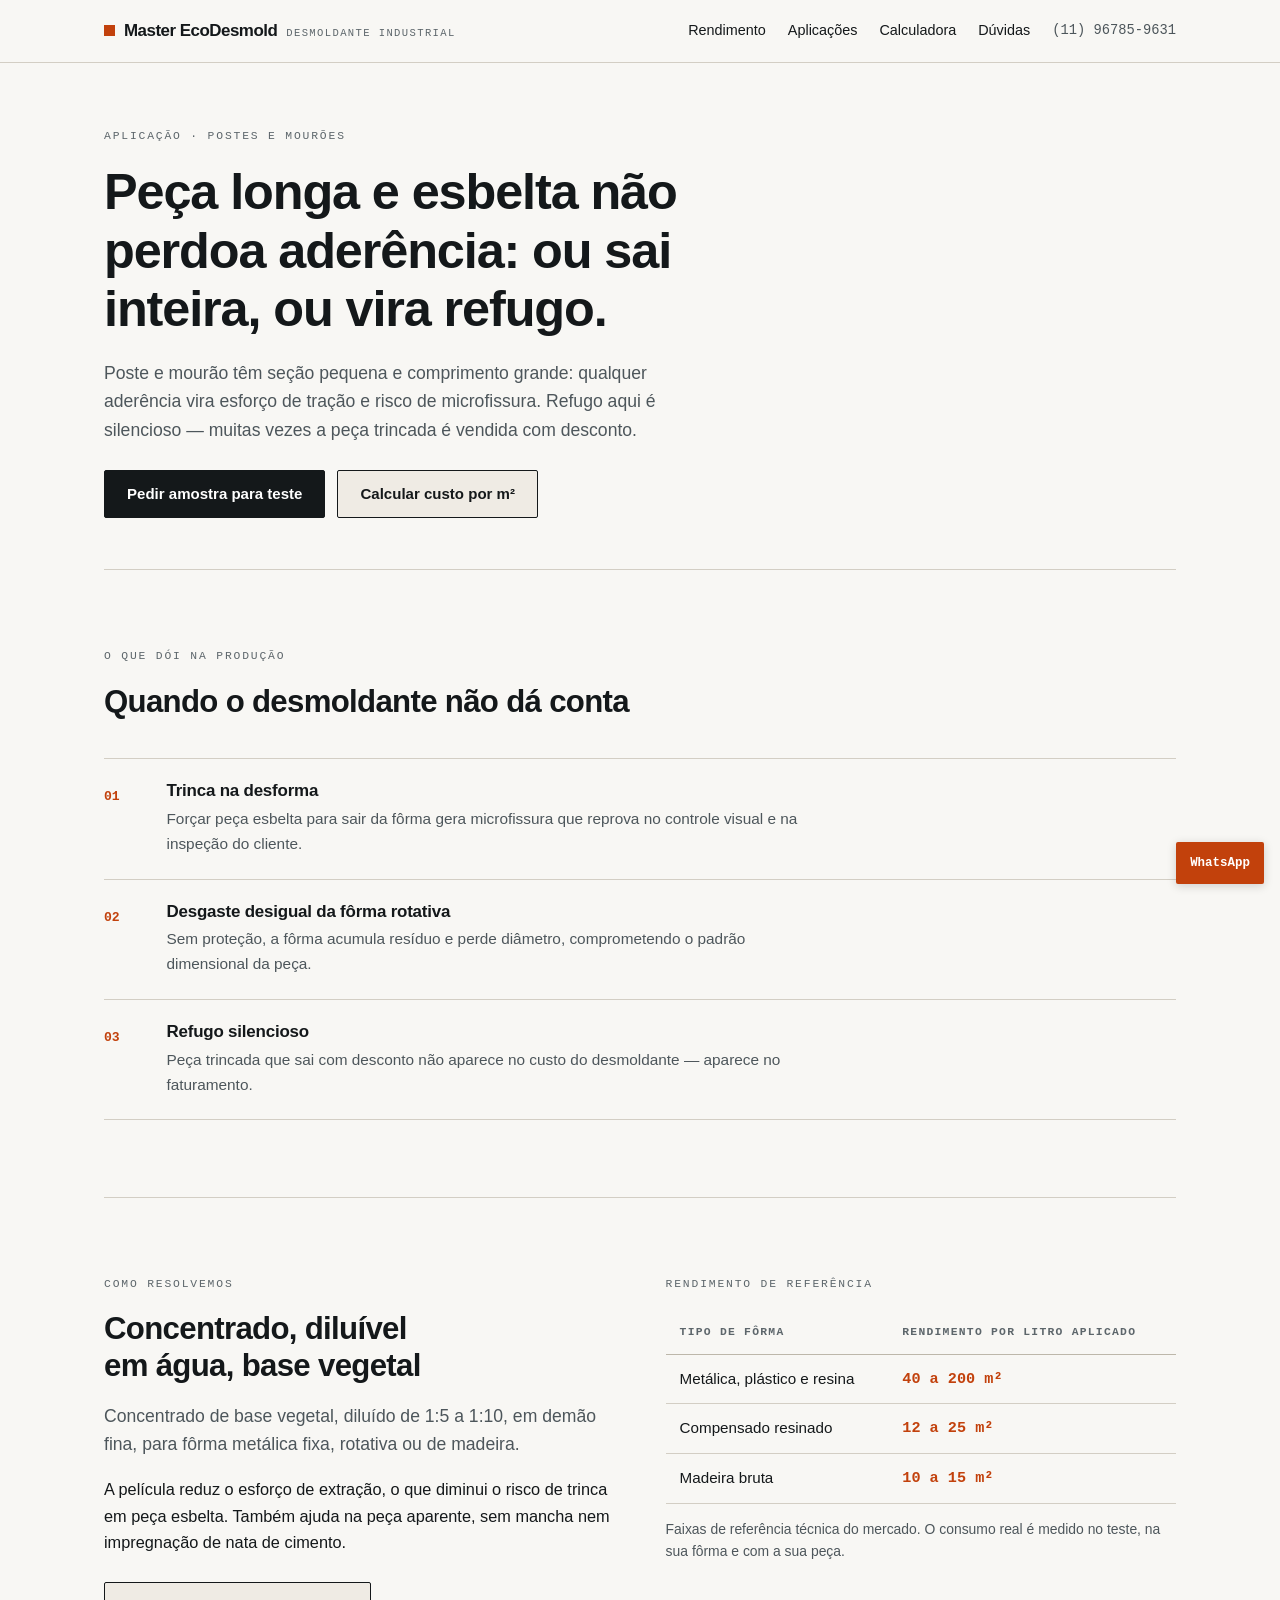
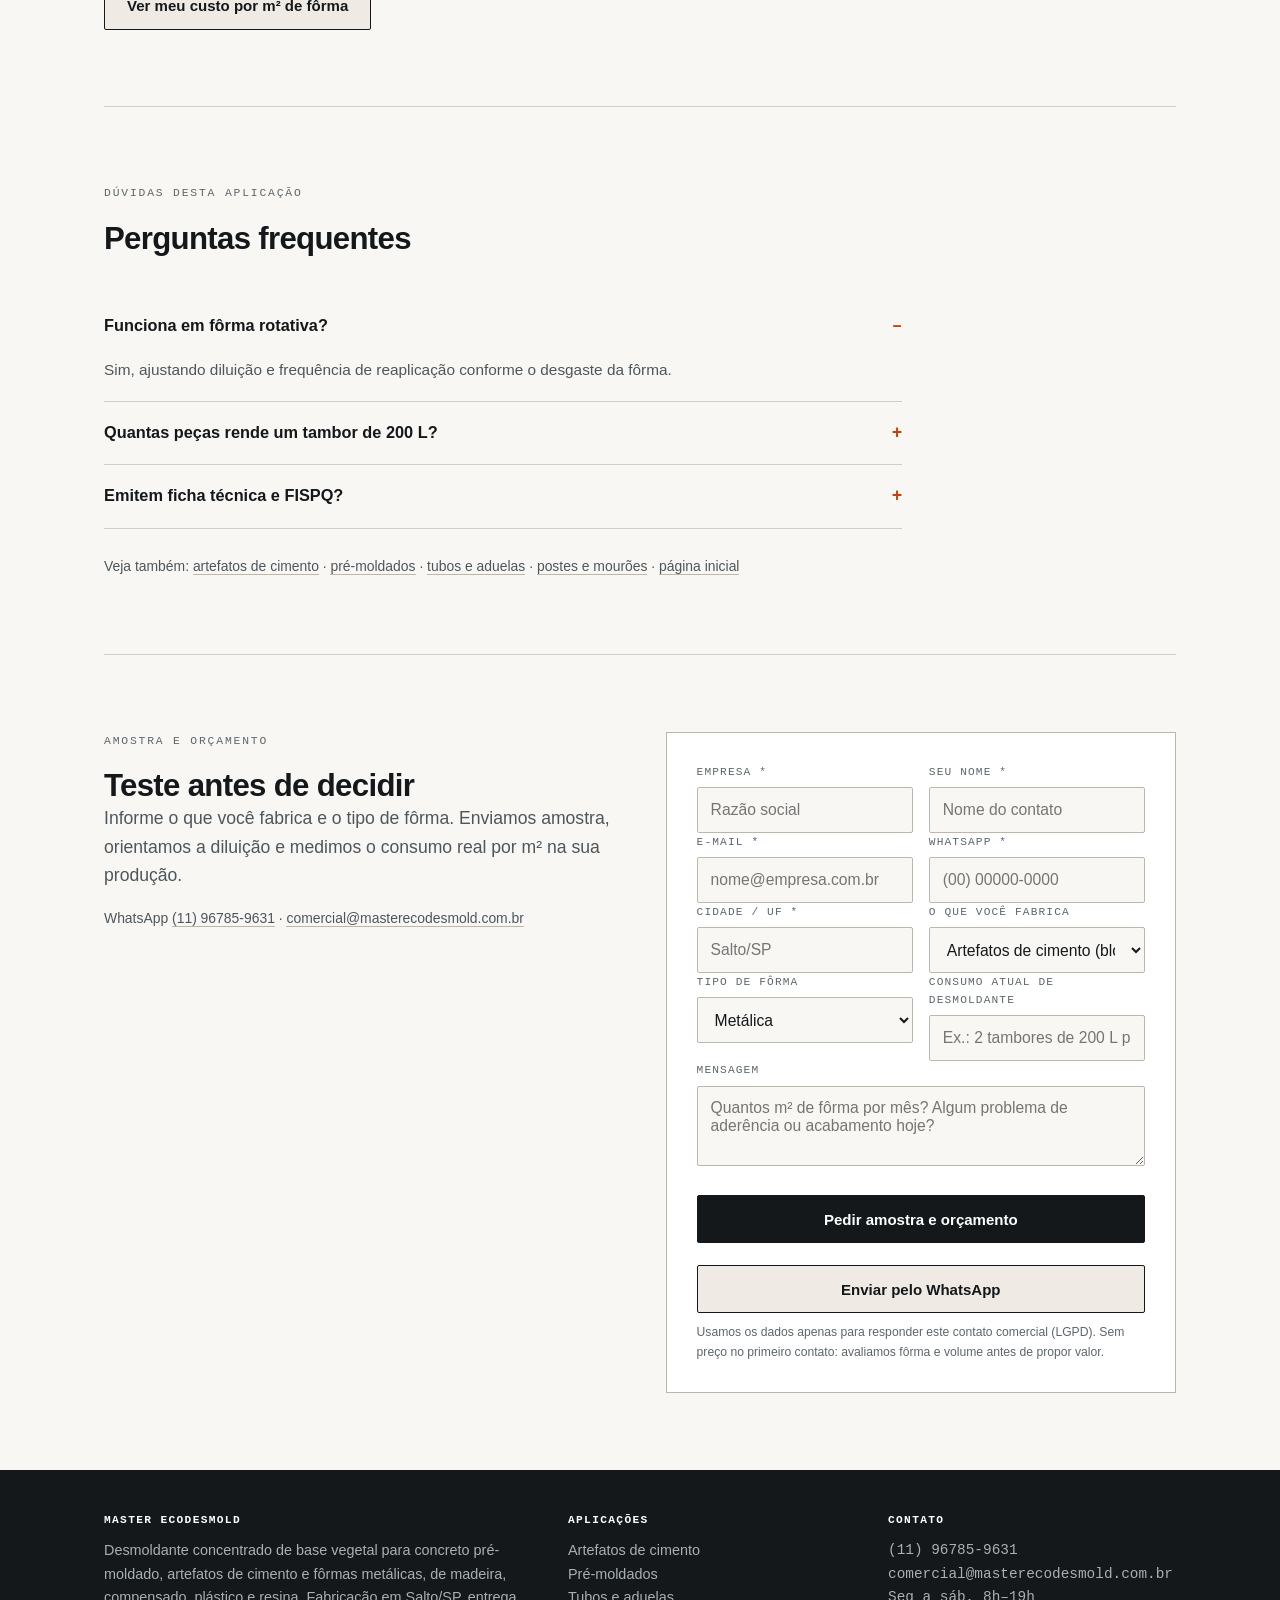
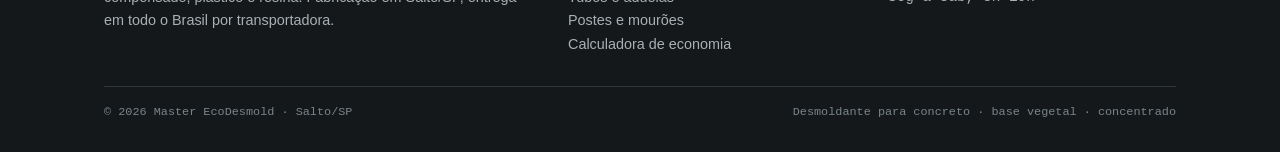
<file: postes-e-mouroes.html>
<!DOCTYPE html>
<html lang="pt-BR">
<head>
<meta charset="UTF-8">
<meta name="viewport" content="width=device-width,initial-scale=1">
<title>Desmoldante para Postes, Mourões e Estacas de Concreto | Master EcoDesmold</title>
<meta name="description" content="Desmoldante concentrado de base vegetal para fabricantes de postes, mourões e estacas de concreto. Extração sem dano em peça longa e estreita, menos trinca na desforma, diluição 1:5 a 1:10.">
<meta name="keywords" content="desmoldante para poste de concreto, desmoldante mourão, desmoldante estaca de concreto, desmoldante forma rotativa">
<meta name="theme-color" content="#f8f7f4">
<meta name="robots" content="index,follow">
<link rel="canonical" href="https://masterecodesmold.com.br/postes-e-mouroes.html">
<meta property="og:type" content="website">
<meta property="og:locale" content="pt_BR">
<meta property="og:title" content="Desmoldante para Postes, Mourões e Estacas de Concreto | Master EcoDesmold">
<meta property="og:description" content="Desmoldante concentrado de base vegetal para fabricantes de postes, mourões e estacas de concreto. Extração sem dano em peça longa e estreita, menos trinca na desforma, diluição 1:5 a 1:10.">
<meta property="og:url" content="https://masterecodesmold.com.br/postes-e-mouroes.html">
<link rel="icon" href="data:image/svg+xml,%3Csvg xmlns='http://www.w3.org/2000/svg' viewBox='0 0 32 32'%3E%3Crect width='32' height='32' fill='%2314181a'/%3E%3Crect x='9' y='9' width='14' height='14' fill='%23c2410c'/%3E%3C/svg%3E">
<style>*,*::before,*::after{box-sizing:border-box}:root{--paper:#f8f7f4;--paper-2:#efebe4;--ink:#14181a;--ink-2:#4d565b;--ink-3:#5d666b;--rule:#d3cec4;--rule-2:#bdb7aa;--accent:#c2410c;--accent-2:#fdf1eb;--eco:#1f6b4a;--mono:ui-monospace,SFMono-Regular,"Cascadia Mono",Consolas,"Liberation Mono",monospace;--sans:-apple-system,BlinkMacSystemFont,"Segoe UI",Roboto,"Helvetica Neue",Arial,sans-serif;--max:1120px;--pad:24px}html{-webkit-text-size-adjust:100%}body{margin:0;background:var(--paper);color:var(--ink);font-family:var(--sans);font-size:1.02rem;line-height:1.62;font-synthesis-weight:none;text-rendering:optimizeLegibility}img{max-width:100%;display:block}a{color:inherit;text-decoration:none}a.u{border-bottom:1px solid var(--rule-2)}a.u:hover{border-color:var(--accent);color:var(--accent)}h1,h2,h3,h4{margin:0;line-height:1.16;letter-spacing:-.022em;font-weight:780;text-wrap:balance}h1{font-size:clamp(2rem,4.6vw,3.15rem)}h2{font-size:clamp(1.4rem,2.5vw,1.95rem)}h3{font-size:1.06rem;letter-spacing:-.012em}p{margin:0 0 1em}p:last-child{margin-bottom:0}.wrap{max-width:var(--max);margin:0 auto;padding:0 var(--pad)}.mono{font-family:var(--mono);font-variant-numeric:tabular-nums}.eyebrow{font-family:var(--mono);font-size:.71rem;letter-spacing:.16em;text-transform:uppercase;color:var(--ink-3);margin:0 0 18px;display:block}.lead{font-size:1.1rem;color:var(--ink-2)}.small{font-size:.87rem;color:var(--ink-2)}section{padding:clamp(46px,6vw,78px) 0;border-top:1px solid var(--rule)}section:first-of-type{border-top:0}.dark{background:var(--ink);color:#eceae5;border-top-color:var(--ink)}.dark h2,.dark h3{color:#fff}.dark .lead,.dark .small{color:#a9b0b3}.dark .eyebrow{color:#8b9295}.sec-head{max-width:60ch;margin-bottom:clamp(26px,3vw,40px)}.sec-head p{margin-top:14px;color:var(--ink-2)}.dark .sec-head p{color:#a9b0b3}.top{border-bottom:1px solid var(--rule);background:var(--paper);position:sticky;top:0;z-index:40}.top .wrap{display:flex;align-items:center;justify-content:space-between;gap:18px;min-height:62px}.mark{display:flex;align-items:baseline;gap:9px;font-weight:800;letter-spacing:-.03em;font-size:1.06rem}.mark i{font-style:normal;display:inline-block;width:11px;height:11px;background:var(--accent);flex:0 0 auto}.mark s{text-decoration:none;font-family:var(--mono);font-size:.66rem;letter-spacing:.13em;text-transform:uppercase;color:var(--ink-3);font-weight:500}nav{display:flex;align-items:center;gap:22px;font-size:.9rem}nav a:hover{color:var(--accent)}.top .tel{font-family:var(--mono);font-size:.86rem;color:var(--ink-2);white-space:nowrap}.top nav{flex:0 0 auto}.mark{min-width:0}.mark s{white-space:nowrap;overflow:hidden;text-overflow:ellipsis}.btn{display:inline-flex;align-items:center;justify-content:center;gap:9px;min-height:48px;padding:0 22px;border-radius:2px;font-weight:700;font-size:.94rem;border:1px solid var(--ink);background:var(--ink);color:#fff;cursor:pointer;transition:background .15s,color .15s,border-color .15s}.btn:hover{background:var(--accent);border-color:var(--accent);color:#fff}.btn.alt{background:var(--paper-2);color:var(--ink);border:1px solid var(--ink)}.btn.alt:hover{background:var(--ink);color:#fff;border-color:var(--ink)}.dark .btn{background:#fff;color:var(--ink);border-color:#fff}.dark .btn:hover{background:var(--accent);border-color:var(--accent);color:#fff}.dark .btn.alt{background:transparent;color:#fff;border-color:#5a6266}.dark .btn.alt:hover{border-color:#fff;color:#fff}.cta-row{display:flex;flex-wrap:wrap;gap:12px;margin-top:26px}.open{padding:clamp(38px,5vw,64px) 0 clamp(34px,4vw,52px);border-top:0}.open .grid{display:grid;grid-template-columns:1.32fr .68fr;gap:clamp(28px,4vw,58px);align-items:start}.open h1{max-width:22ch}.open .lead{margin-top:20px;max-width:46ch}.readout{border:1px solid var(--rule-2);background:#fff}.readout div{padding:13px 16px;border-top:1px solid var(--rule)}.readout div:first-child{border-top:0}.readout dt{font-family:var(--mono);font-size:.7rem;letter-spacing:.11em;text-transform:uppercase;color:var(--ink-3);margin:0 0 3px}.readout dd{margin:0;font-family:var(--mono);font-size:1rem;font-weight:600}.readout dd em{font-style:normal;color:var(--accent)}.rows{border-top:1px solid var(--rule)}.rows .row{display:grid;grid-template-columns:42px 1fr;gap:clamp(12px,1.6vw,22px);padding:22px 0;border-bottom:1px solid var(--rule);align-items:start}.rows .num{font-family:var(--mono);font-size:.82rem;color:var(--accent);padding-top:5px;font-weight:600}.rows h3{margin-bottom:6px}.rows p{color:var(--ink-2);font-size:.96rem;max-width:74ch}.dark .rows,.dark .rows .row{border-color:#2e3538}.dark .rows .num{color:#8b9295}.apps{border-top:1px solid var(--rule)}.apps a{display:grid;grid-template-columns:1.05fr 1.5fr 24px;gap:clamp(12px,2.4vw,32px);align-items:baseline;padding:19px 0;border-bottom:1px solid var(--rule)}.apps a:hover{background:var(--accent-2)}.apps b{font-weight:700;letter-spacing:-.01em}.apps span{color:var(--ink-2);font-size:.94rem}.apps i{font-style:normal;color:var(--accent);font-family:var(--mono);text-align:right}table{width:100%;border-collapse:collapse;font-size:.95rem}th,td{text-align:left;padding:12px 14px;border-bottom:1px solid var(--rule);vertical-align:top}th{font-family:var(--mono);font-size:.71rem;letter-spacing:.11em;text-transform:uppercase;color:var(--ink-3);font-weight:600;border-bottom:1px solid var(--rule-2)}td.n{font-family:var(--mono);font-variant-numeric:tabular-nums;white-space:nowrap}td.n strong{color:var(--accent)}tbody tr:hover{background:var(--paper-2)}.dark th{color:#8b9295;border-color:#3a4144}.dark td{border-color:#2e3538}.dark tbody tr:hover{background:#1c2226}.two{display:grid;grid-template-columns:1fr 1fr;gap:clamp(28px,4vw,54px);align-items:start}.three{display:grid;grid-template-columns:repeat(3,1fr);gap:clamp(20px,3vw,38px)}.pack{border-top:1px solid var(--rule);padding-top:16px}.pack b{display:block;font-size:1.02rem;margin-bottom:4px}.pack span{font-size:.9rem;color:var(--ink-2)}.note{border-left:2px solid var(--accent);padding:2px 0 2px 16px;margin-top:26px;font-size:.92rem;color:var(--ink-2);max-width:74ch}details{border-bottom:1px solid var(--rule)}details summary{cursor:pointer;padding:17px 0;font-weight:700;list-style:none;display:flex;gap:14px;justify-content:space-between;align-items:baseline}details summary::-webkit-details-marker{display:none}details summary::after{content:"+";font-family:var(--mono);color:var(--accent);font-size:1.1rem}details[open] summary::after{content:"–"}details p{padding:0 0 18px;color:var(--ink-2);font-size:.96rem;max-width:80ch}form{border:1px solid var(--rule-2);background:#fff;padding:clamp(20px,3vw,30px)}label{display:block;font-family:var(--mono);font-size:.7rem;letter-spacing:.1em;text-transform:uppercase;color:var(--ink-3);margin:16px 0 6px}label:first-of-type{margin-top:0}input,select,textarea{width:100%;font-family:var(--sans);font-size:.98rem;color:var(--ink);background:var(--paper);border:1px solid var(--rule-2);border-radius:2px;padding:12px 13px;min-height:46px}input:focus,select:focus,textarea:focus{outline:2px solid var(--accent);outline-offset:-1px;background:#fff}.f2{display:grid;grid-template-columns:1fr 1fr;gap:16px}form .btn{width:100%;margin-top:22px}.lgpd{font-size:.76rem;color:var(--ink-3);margin:10px 0 0}footer{background:var(--ink);color:#a9b0b3;padding:44px 0 30px;font-size:.9rem}footer .fg{display:grid;grid-template-columns:1.5fr 1fr 1fr;gap:32px;margin-bottom:30px}footer h4{color:#fff;font-family:var(--mono);font-size:.7rem;letter-spacing:.12em;text-transform:uppercase;margin-bottom:12px;font-weight:600}footer a:hover{color:#fff}footer .end{border-top:1px solid #2e3538;padding-top:16px;display:flex;justify-content:space-between;gap:14px;flex-wrap:wrap;font-family:var(--mono);font-size:.74rem;color:#7b8489}.zap{position:fixed;right:16px;bottom:16px;z-index:50;background:var(--accent);color:#fff;font-family:var(--mono);font-size:.78rem;padding:11px 14px;border-radius:2px;font-weight:600;box-shadow:0 2px 10px rgba(20,24,26,.18)}body{padding-bottom:0}@media(max-width:700px){.zap{font-size:.72rem;padding:9px 11px;right:12px;bottom:12px}body{padding-bottom:56px}}.zap:hover{background:var(--ink)}@media(max-width:900px){.open .grid,.two,.three,.f2,footer .fg{grid-template-columns:1fr}.top .mark s{display:none}.top .tel{font-size:.82rem}nav .hide{display:none}.rows .row{grid-template-columns:38px 1fr;gap:14px}.apps a{grid-template-columns:1fr;gap:4px}.apps i{display:none}section{padding:40px 0}.top .wrap{min-height:56px}}@media(max-width:700px){table.spec{font-size:.94rem}table.spec thead{display:none}table.spec tr{display:block;border-bottom:1px solid var(--rule);padding:12px 0}table.spec td{display:flex;justify-content:space-between;align-items:baseline;gap:14px;border:0;padding:3px 0;text-align:right}table.spec td::before{content:attr(data-label);flex:0 0 auto;font-family:var(--mono);font-size:.67rem;letter-spacing:.09em;text-transform:uppercase;color:var(--ink-3);text-align:left}table.spec td.n{white-space:normal}table.spec tr:hover{background:transparent}.out table td{display:flex;justify-content:space-between;gap:12px;text-align:right}}@media(prefers-reduced-motion:reduce){*{transition:none!important;scroll-behavior:auto!important}}</style>
<script type="application/ld+json">{"@context": "https://schema.org", "@type": "FAQPage", "mainEntity": [{"@type": "Question", "name": "Funciona em fôrma rotativa?", "acceptedAnswer": {"@type": "Answer", "text": "Sim, ajustando diluição e frequência de reaplicação conforme o desgaste da fôrma."}}, {"@type": "Question", "name": "Quantas peças rende um tambor de 200 L?", "acceptedAnswer": {"@type": "Answer", "text": "Depende de diâmetro e comprimento da peça. No teste calculamos a área de fôrma por peça e o número de peças por tambor."}}, {"@type": "Question", "name": "Emitem ficha técnica e FISPQ?", "acceptedAnswer": {"@type": "Answer", "text": "Sim, junto com a proposta, além das condições de validade e armazenamento."}}]}</script>
</head>
<body>
<div class="top"><div class="wrap">
<a class="mark" href="/"><i></i>Master EcoDesmold<s>Desmoldante&nbsp;industrial</s></a>
<nav>
<a class="hide" href="/#rendimento">Rendimento</a>
<a class="hide" href="/#aplicacoes">Aplicações</a>
<a class="hide" href="/calculadora.html">Calculadora</a>
<a class="hide" href="/#faq">Dúvidas</a>
<a class="tel" href="tel:+5511967859631">(11) 96785-9631</a>
</nav>
</div></div>
<div class="wrap">
<section class="open">
<span class="eyebrow">Aplicação &middot; postes e mourões</span>
<h1>Peça longa e esbelta não perdoa aderência: ou sai inteira, ou vira refugo.</h1>
<p class="lead" style="max-width:60ch;margin-top:20px">Poste e mourão têm seção pequena e comprimento grande: qualquer aderência vira esforço de tração e risco de microfissura. Refugo aqui é silencioso — muitas vezes a peça trincada é vendida com desconto.</p>
<div class="cta-row">
<a class="btn" href="https://wa.me/5511967859631?text=Ol%C3%A1%21%20Tenho%20f%C3%A1brica%20e%20quero%20saber%20sobre%20o%20desmoldante%20Master%20EcoDesmold%20%28postes%20e%20mouroes%29" target="_blank" rel="noopener">Pedir amostra para teste</a>
<a class="btn alt" href="/calculadora.html">Calcular custo por m²</a>
</div>
</section>
<section>
<div class="sec-head"><span class="eyebrow">O que dói na produção</span>
<h2>Quando o desmoldante não dá conta</h2></div>
<div class="rows"><div class="row"><span class="num">01</span><div><h3>Trinca na desforma</h3><p>Forçar peça esbelta para sair da fôrma gera microfissura que reprova no controle visual e na inspeção do cliente.</p></div></div>
<div class="row"><span class="num">02</span><div><h3>Desgaste desigual da fôrma rotativa</h3><p>Sem proteção, a fôrma acumula resíduo e perde diâmetro, comprometendo o padrão dimensional da peça.</p></div></div>
<div class="row"><span class="num">03</span><div><h3>Refugo silencioso</h3><p>Peça trincada que sai com desconto não aparece no custo do desmoldante — aparece no faturamento.</p></div></div></div>
</section>
<section>
<div class="two">
<div>
<span class="eyebrow">Como resolvemos</span>
<h2 style="margin-bottom:18px">Concentrado, diluível em água, base vegetal</h2>
<p class="lead">Concentrado de base vegetal, diluído de 1:5 a 1:10, em demão fina, para fôrma metálica fixa, rotativa ou de madeira.</p>
<p>A película reduz o esforço de extração, o que diminui o risco de trinca em peça esbelta. Também ajuda na peça aparente, sem mancha nem impregnação de nata de cimento.</p>
<div class="cta-row"><a class="btn alt" href="/calculadora.html">Ver meu custo por m² de fôrma</a></div>
</div>
<div>
<span class="eyebrow">Rendimento de referência</span>
<table class="spec">
<thead><tr><th>Tipo de fôrma</th><th>Rendimento por litro aplicado</th></tr></thead>
<tbody>
<tr><td data-label="Fôrma">Metálica, plástico e resina</td><td data-label="Rendimento" class="n"><strong>40 a 200 m²</strong></td></tr>
<tr><td data-label="Fôrma">Compensado resinado</td><td data-label="Rendimento" class="n"><strong>12 a 25 m²</strong></td></tr>
<tr><td data-label="Fôrma">Madeira bruta</td><td data-label="Rendimento" class="n"><strong>10 a 15 m²</strong></td></tr>
</tbody>
</table>
<p class="small" style="margin-top:14px">Faixas de referência técnica do mercado. O consumo real é
medido no teste, na sua fôrma e com a sua peça.</p>
</div>
</div>
</section>
<section>
<div class="sec-head"><span class="eyebrow">Dúvidas desta aplicação</span>
<h2>Perguntas frequentes</h2></div>
<div style="max-width:88ch"><details open><summary>Funciona em fôrma rotativa?</summary><p>Sim, ajustando diluição e frequência de reaplicação conforme o desgaste da fôrma.</p></details>
<details><summary>Quantas peças rende um tambor de 200 L?</summary><p>Depende de diâmetro e comprimento da peça. No teste calculamos a área de fôrma por peça e o número de peças por tambor.</p></details>
<details><summary>Emitem ficha técnica e FISPQ?</summary><p>Sim, junto com a proposta, além das condições de validade e armazenamento.</p></details>
<p class="small" style="margin-top:26px">Veja também:
<a class="u" href="/artefatos-de-cimento.html">artefatos de cimento</a> &middot;
<a class="u" href="/pre-moldados.html">pré-moldados</a> &middot;
<a class="u" href="/tubos-e-aduelas.html">tubos e aduelas</a> &middot;
<a class="u" href="/postes-e-mouroes.html">postes e mourões</a> &middot;
<a class="u" href="/">página inicial</a></p>
</div>
</section>
<section id="orcamento">
<div class="two">
<div>
<span class="eyebrow">Amostra e orçamento</span>
<h2>Teste antes de decidir</h2>
<p class="lead">Informe o que você fabrica e o tipo de fôrma. Enviamos amostra, orientamos a diluição
e medimos o consumo real por m² na sua produção.</p>
<p class="small">WhatsApp <a class="u" href="https://wa.me/5511967859631" target="_blank" rel="noopener">(11) 96785-9631</a>
&middot; <a class="u" href="mailto:comercial@masterecodesmold.com.br">comercial@masterecodesmold.com.br</a></p>
</div>
<form id="formOrc" method="POST" action="https://formsubmit.co/comercial@masterecodesmold.com.br">
<input type="hidden" name="_subject" value="Pedido de amostra/orçamento — site Master EcoDesmold (postes-e-mouroes)">
<input type="hidden" name="_captcha" value="false">
<div class="f2">
<div><label for="empresa">Empresa *</label><input id="empresa" name="empresa" required placeholder="Razão social"></div>
<div><label for="nome">Seu nome *</label><input id="nome" name="nome" required placeholder="Nome do contato"></div>
</div>
<div class="f2">
<div><label for="email">E-mail *</label><input id="email" type="email" name="email" required placeholder="nome@empresa.com.br"></div>
<div><label for="tel">WhatsApp *</label><input id="tel" name="telefone" required placeholder="(00) 00000-0000"></div>
</div>
<div class="f2">
<div><label for="cidade">Cidade / UF *</label><input id="cidade" name="cidade" required placeholder="Salto/SP"></div>
<div><label for="fab">O que você fabrica</label><select id="fab" name="fabricacao">
<option>Artefatos de cimento (bloco, paver, meio-fio)</option>
<option>Pré-moldados (lajota, viga, painel)</option>
<option>Tubos, aduelas e galerias</option>
<option>Postes e mourões</option>
<option>Fibrocimento / telhas</option>
<option>Construção civil (concreto aparente)</option>
<option>Outro</option></select></div>
</div>
<div class="f2">
<div><label for="forma">Tipo de fôrma</label><select id="forma" name="forma">
<option>Metálica</option><option>Madeira bruta</option>
<option>Compensado resinado / plastificado</option>
<option>Plástico / resina</option><option>Mista</option></select></div>
<div><label for="consumo">Consumo atual de desmoldante</label><input id="consumo" name="consumo" placeholder="Ex.: 2 tambores de 200 L por mês"></div>
</div>
<div><label for="msg">Mensagem</label><textarea id="msg" name="mensagem" rows="3" placeholder="Quantos m² de fôrma por mês? Algum problema de aderência ou acabamento hoje?"></textarea></div>
<button class="btn" type="submit">Pedir amostra e orçamento</button>
<button class="btn alt" type="button" id="btZap">Enviar pelo WhatsApp</button>
<p class="lgpd">Usamos os dados apenas para responder este contato comercial (LGPD). Sem preço no primeiro
contato: avaliamos fôrma e volume antes de propor valor.</p>
</form>
<script>
document.getElementById('btZap').addEventListener('click',function(){
var f=document.getElementById('formOrc'),d=new FormData(f),g=function(k){return (d.get(k)||'').toString().trim()};
var t='Olá! Quero orçamento do desmoldante Master EcoDesmold.\nEmpresa: '+g('empresa')+'\nContato: '+g('nome')
+'\nCidade: '+g('cidade')+'\nFabricação: '+g('fabricacao')+'\nFôrma: '+g('forma')
+'\nConsumo atual: '+g('consumo')+'\nMensagem: '+g('mensagem');
window.open('https://wa.me/5511967859631?text='+encodeURIComponent(t),'_blank');
});
</script>
</div>
</section>
</div>
<footer><div class="wrap">
<div class="fg">
<div>
<h4>Master EcoDesmold</h4>
<p>Desmoldante concentrado de base vegetal para concreto pré-moldado, artefatos de cimento e
fôrmas metálicas, de madeira, compensado, plástico e resina. Fabricação em Salto/SP, entrega em
todo o Brasil por transportadora.</p>
</div>
<div>
<h4>Aplicações</h4>
<p><a href="/artefatos-de-cimento.html">Artefatos de cimento</a><br>
<a href="/pre-moldados.html">Pré-moldados</a><br>
<a href="/tubos-e-aduelas.html">Tubos e aduelas</a><br>
<a href="/postes-e-mouroes.html">Postes e mourões</a><br>
<a href="/calculadora.html">Calculadora de economia</a></p>
</div>
<div>
<h4>Contato</h4>
<p class="mono"><a href="https://wa.me/5511967859631" target="_blank" rel="noopener">(11) 96785-9631</a><br>
<a href="mailto:comercial@masterecodesmold.com.br">comercial@masterecodesmold.com.br</a><br>
Seg a sáb, 8h–19h</p>
</div>
</div>
<div class="end">
<span>&copy; 2026 Master EcoDesmold &middot; Salto/SP</span>
<span>Desmoldante para concreto &middot; base vegetal &middot; concentrado</span>
</div>
</div></footer>
<a class="zap" href="https://wa.me/5511967859631?text=Quero%20informa%C3%A7%C3%B5es%20sobre%20o%20desmoldante%20Master%20EcoDesmold" target="_blank" rel="noopener">WhatsApp</a>
</body></html>
</file>
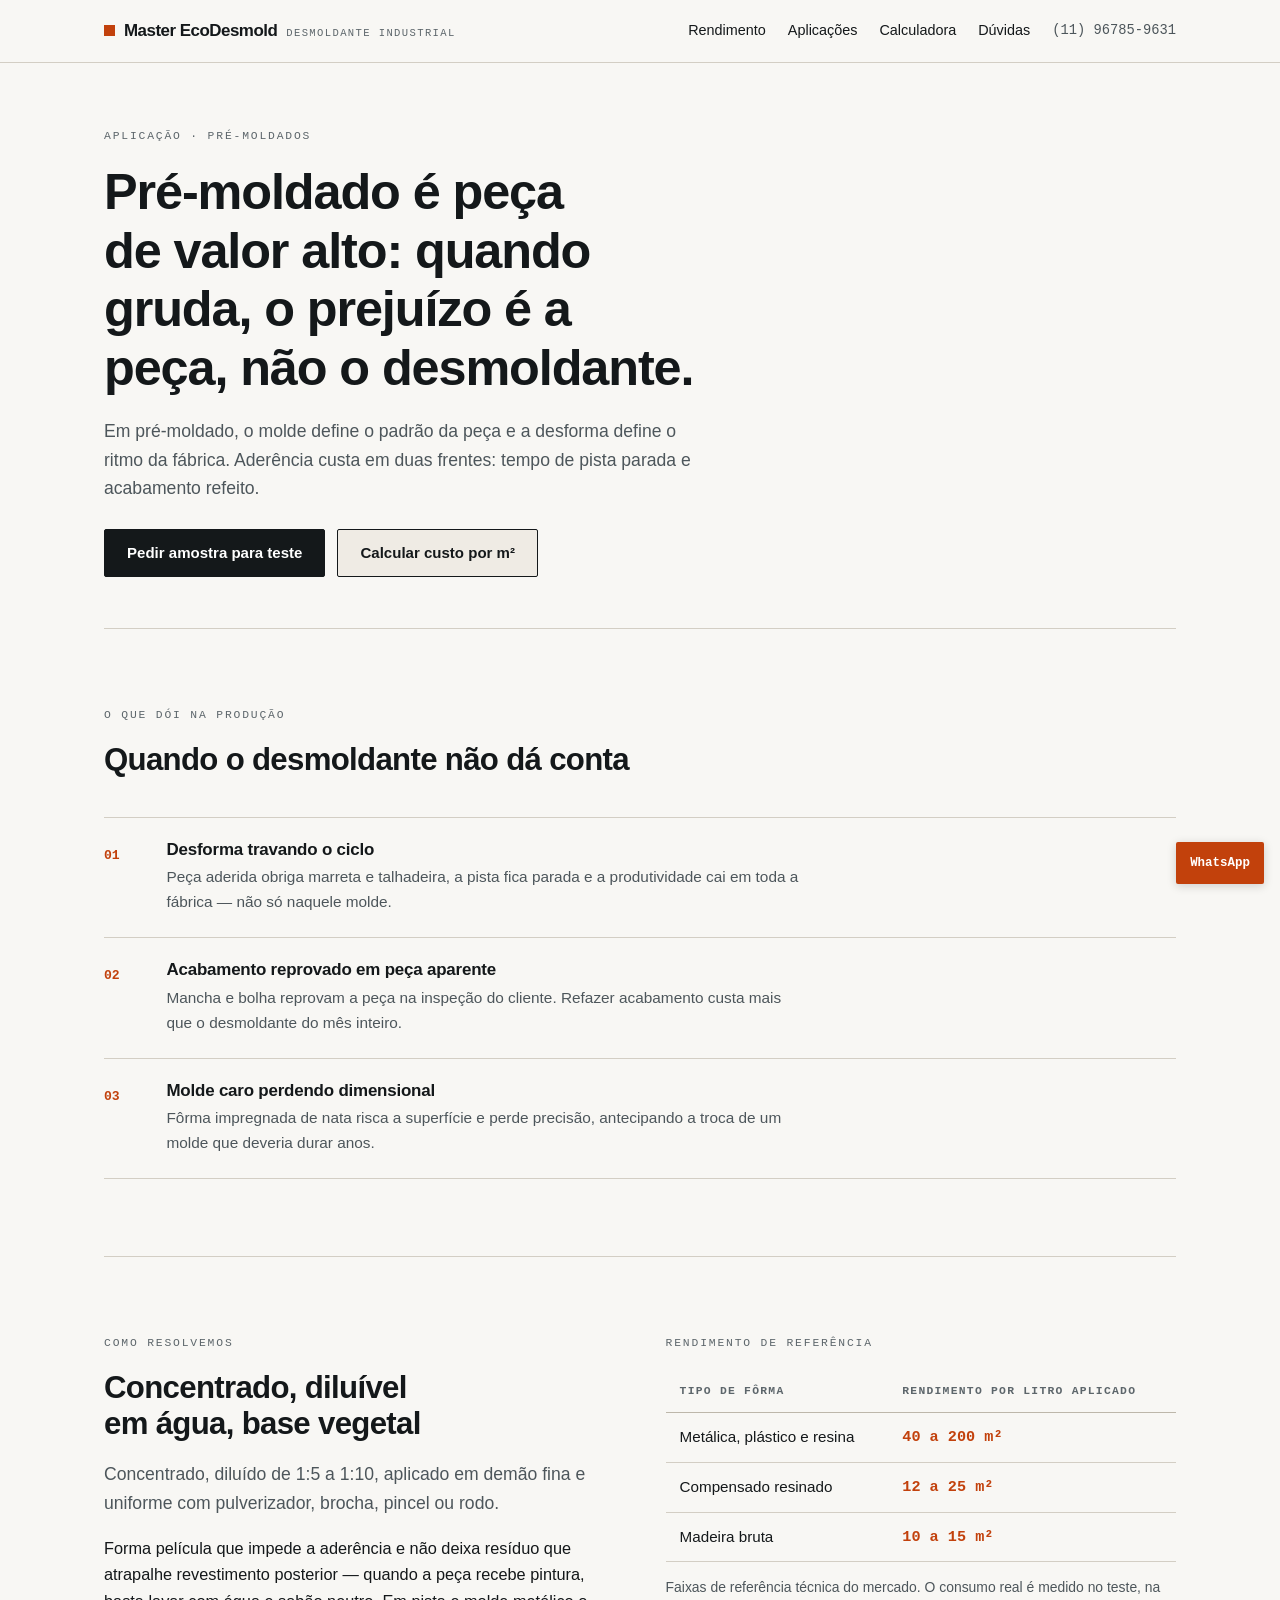
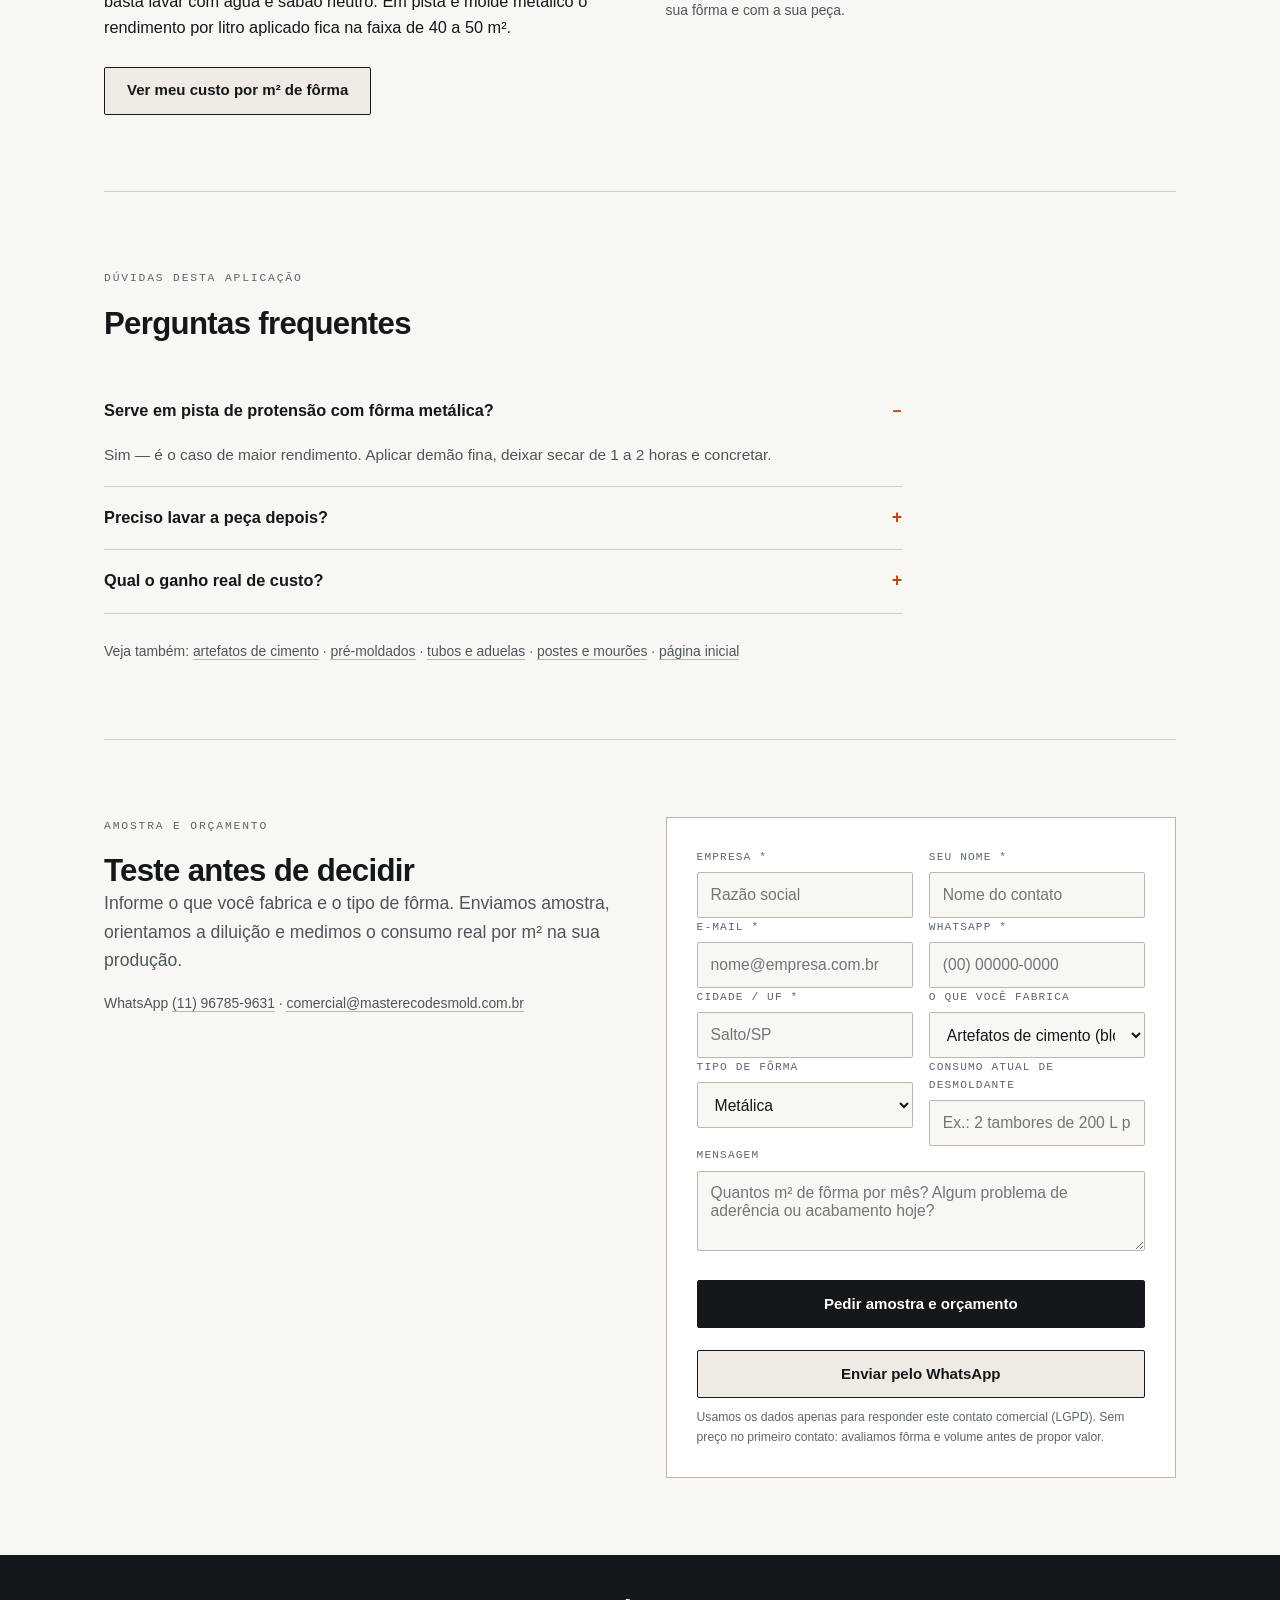
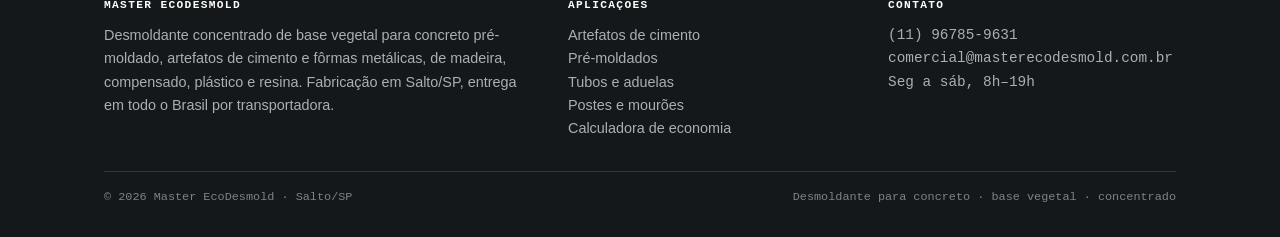
<file: pre-moldados.html>
<!DOCTYPE html>
<html lang="pt-BR">
<head>
<meta charset="UTF-8">
<meta name="viewport" content="width=device-width,initial-scale=1">
<title>Desmoldante para Concreto Pré-Moldado e Pista de Protensão | Master EcoDesmold</title>
<meta name="description" content="Desmoldante concentrado de base vegetal para fábrica de pré-moldados: lajotas, vigas, pilares, painéis e pista de protensão. Desforma sem lascar peça, acabamento uniforme em concreto aparente e amostra para teste.">
<meta name="keywords" content="desmoldante pre-moldado, desmoldante pista de protensao, desmoldante viga de concreto, desmoldante concreto aparente">
<meta name="theme-color" content="#f8f7f4">
<meta name="robots" content="index,follow">
<link rel="canonical" href="https://masterecodesmold.com.br/pre-moldados.html">
<meta property="og:type" content="website">
<meta property="og:locale" content="pt_BR">
<meta property="og:title" content="Desmoldante para Concreto Pré-Moldado e Pista de Protensão | Master EcoDesmold">
<meta property="og:description" content="Desmoldante concentrado de base vegetal para fábrica de pré-moldados: lajotas, vigas, pilares, painéis e pista de protensão. Desforma sem lascar peça, acabamento uniforme em concreto aparente e amostra para teste.">
<meta property="og:url" content="https://masterecodesmold.com.br/pre-moldados.html">
<link rel="icon" href="data:image/svg+xml,%3Csvg xmlns='http://www.w3.org/2000/svg' viewBox='0 0 32 32'%3E%3Crect width='32' height='32' fill='%2314181a'/%3E%3Crect x='9' y='9' width='14' height='14' fill='%23c2410c'/%3E%3C/svg%3E">
<style>*,*::before,*::after{box-sizing:border-box}:root{--paper:#f8f7f4;--paper-2:#efebe4;--ink:#14181a;--ink-2:#4d565b;--ink-3:#5d666b;--rule:#d3cec4;--rule-2:#bdb7aa;--accent:#c2410c;--accent-2:#fdf1eb;--eco:#1f6b4a;--mono:ui-monospace,SFMono-Regular,"Cascadia Mono",Consolas,"Liberation Mono",monospace;--sans:-apple-system,BlinkMacSystemFont,"Segoe UI",Roboto,"Helvetica Neue",Arial,sans-serif;--max:1120px;--pad:24px}html{-webkit-text-size-adjust:100%}body{margin:0;background:var(--paper);color:var(--ink);font-family:var(--sans);font-size:1.02rem;line-height:1.62;font-synthesis-weight:none;text-rendering:optimizeLegibility}img{max-width:100%;display:block}a{color:inherit;text-decoration:none}a.u{border-bottom:1px solid var(--rule-2)}a.u:hover{border-color:var(--accent);color:var(--accent)}h1,h2,h3,h4{margin:0;line-height:1.16;letter-spacing:-.022em;font-weight:780;text-wrap:balance}h1{font-size:clamp(2rem,4.6vw,3.15rem)}h2{font-size:clamp(1.4rem,2.5vw,1.95rem)}h3{font-size:1.06rem;letter-spacing:-.012em}p{margin:0 0 1em}p:last-child{margin-bottom:0}.wrap{max-width:var(--max);margin:0 auto;padding:0 var(--pad)}.mono{font-family:var(--mono);font-variant-numeric:tabular-nums}.eyebrow{font-family:var(--mono);font-size:.71rem;letter-spacing:.16em;text-transform:uppercase;color:var(--ink-3);margin:0 0 18px;display:block}.lead{font-size:1.1rem;color:var(--ink-2)}.small{font-size:.87rem;color:var(--ink-2)}section{padding:clamp(46px,6vw,78px) 0;border-top:1px solid var(--rule)}section:first-of-type{border-top:0}.dark{background:var(--ink);color:#eceae5;border-top-color:var(--ink)}.dark h2,.dark h3{color:#fff}.dark .lead,.dark .small{color:#a9b0b3}.dark .eyebrow{color:#8b9295}.sec-head{max-width:60ch;margin-bottom:clamp(26px,3vw,40px)}.sec-head p{margin-top:14px;color:var(--ink-2)}.dark .sec-head p{color:#a9b0b3}.top{border-bottom:1px solid var(--rule);background:var(--paper);position:sticky;top:0;z-index:40}.top .wrap{display:flex;align-items:center;justify-content:space-between;gap:18px;min-height:62px}.mark{display:flex;align-items:baseline;gap:9px;font-weight:800;letter-spacing:-.03em;font-size:1.06rem}.mark i{font-style:normal;display:inline-block;width:11px;height:11px;background:var(--accent);flex:0 0 auto}.mark s{text-decoration:none;font-family:var(--mono);font-size:.66rem;letter-spacing:.13em;text-transform:uppercase;color:var(--ink-3);font-weight:500}nav{display:flex;align-items:center;gap:22px;font-size:.9rem}nav a:hover{color:var(--accent)}.top .tel{font-family:var(--mono);font-size:.86rem;color:var(--ink-2);white-space:nowrap}.top nav{flex:0 0 auto}.mark{min-width:0}.mark s{white-space:nowrap;overflow:hidden;text-overflow:ellipsis}.btn{display:inline-flex;align-items:center;justify-content:center;gap:9px;min-height:48px;padding:0 22px;border-radius:2px;font-weight:700;font-size:.94rem;border:1px solid var(--ink);background:var(--ink);color:#fff;cursor:pointer;transition:background .15s,color .15s,border-color .15s}.btn:hover{background:var(--accent);border-color:var(--accent);color:#fff}.btn.alt{background:var(--paper-2);color:var(--ink);border:1px solid var(--ink)}.btn.alt:hover{background:var(--ink);color:#fff;border-color:var(--ink)}.dark .btn{background:#fff;color:var(--ink);border-color:#fff}.dark .btn:hover{background:var(--accent);border-color:var(--accent);color:#fff}.dark .btn.alt{background:transparent;color:#fff;border-color:#5a6266}.dark .btn.alt:hover{border-color:#fff;color:#fff}.cta-row{display:flex;flex-wrap:wrap;gap:12px;margin-top:26px}.open{padding:clamp(38px,5vw,64px) 0 clamp(34px,4vw,52px);border-top:0}.open .grid{display:grid;grid-template-columns:1.32fr .68fr;gap:clamp(28px,4vw,58px);align-items:start}.open h1{max-width:22ch}.open .lead{margin-top:20px;max-width:46ch}.readout{border:1px solid var(--rule-2);background:#fff}.readout div{padding:13px 16px;border-top:1px solid var(--rule)}.readout div:first-child{border-top:0}.readout dt{font-family:var(--mono);font-size:.7rem;letter-spacing:.11em;text-transform:uppercase;color:var(--ink-3);margin:0 0 3px}.readout dd{margin:0;font-family:var(--mono);font-size:1rem;font-weight:600}.readout dd em{font-style:normal;color:var(--accent)}.rows{border-top:1px solid var(--rule)}.rows .row{display:grid;grid-template-columns:42px 1fr;gap:clamp(12px,1.6vw,22px);padding:22px 0;border-bottom:1px solid var(--rule);align-items:start}.rows .num{font-family:var(--mono);font-size:.82rem;color:var(--accent);padding-top:5px;font-weight:600}.rows h3{margin-bottom:6px}.rows p{color:var(--ink-2);font-size:.96rem;max-width:74ch}.dark .rows,.dark .rows .row{border-color:#2e3538}.dark .rows .num{color:#8b9295}.apps{border-top:1px solid var(--rule)}.apps a{display:grid;grid-template-columns:1.05fr 1.5fr 24px;gap:clamp(12px,2.4vw,32px);align-items:baseline;padding:19px 0;border-bottom:1px solid var(--rule)}.apps a:hover{background:var(--accent-2)}.apps b{font-weight:700;letter-spacing:-.01em}.apps span{color:var(--ink-2);font-size:.94rem}.apps i{font-style:normal;color:var(--accent);font-family:var(--mono);text-align:right}table{width:100%;border-collapse:collapse;font-size:.95rem}th,td{text-align:left;padding:12px 14px;border-bottom:1px solid var(--rule);vertical-align:top}th{font-family:var(--mono);font-size:.71rem;letter-spacing:.11em;text-transform:uppercase;color:var(--ink-3);font-weight:600;border-bottom:1px solid var(--rule-2)}td.n{font-family:var(--mono);font-variant-numeric:tabular-nums;white-space:nowrap}td.n strong{color:var(--accent)}tbody tr:hover{background:var(--paper-2)}.dark th{color:#8b9295;border-color:#3a4144}.dark td{border-color:#2e3538}.dark tbody tr:hover{background:#1c2226}.two{display:grid;grid-template-columns:1fr 1fr;gap:clamp(28px,4vw,54px);align-items:start}.three{display:grid;grid-template-columns:repeat(3,1fr);gap:clamp(20px,3vw,38px)}.pack{border-top:1px solid var(--rule);padding-top:16px}.pack b{display:block;font-size:1.02rem;margin-bottom:4px}.pack span{font-size:.9rem;color:var(--ink-2)}.note{border-left:2px solid var(--accent);padding:2px 0 2px 16px;margin-top:26px;font-size:.92rem;color:var(--ink-2);max-width:74ch}details{border-bottom:1px solid var(--rule)}details summary{cursor:pointer;padding:17px 0;font-weight:700;list-style:none;display:flex;gap:14px;justify-content:space-between;align-items:baseline}details summary::-webkit-details-marker{display:none}details summary::after{content:"+";font-family:var(--mono);color:var(--accent);font-size:1.1rem}details[open] summary::after{content:"–"}details p{padding:0 0 18px;color:var(--ink-2);font-size:.96rem;max-width:80ch}form{border:1px solid var(--rule-2);background:#fff;padding:clamp(20px,3vw,30px)}label{display:block;font-family:var(--mono);font-size:.7rem;letter-spacing:.1em;text-transform:uppercase;color:var(--ink-3);margin:16px 0 6px}label:first-of-type{margin-top:0}input,select,textarea{width:100%;font-family:var(--sans);font-size:.98rem;color:var(--ink);background:var(--paper);border:1px solid var(--rule-2);border-radius:2px;padding:12px 13px;min-height:46px}input:focus,select:focus,textarea:focus{outline:2px solid var(--accent);outline-offset:-1px;background:#fff}.f2{display:grid;grid-template-columns:1fr 1fr;gap:16px}form .btn{width:100%;margin-top:22px}.lgpd{font-size:.76rem;color:var(--ink-3);margin:10px 0 0}footer{background:var(--ink);color:#a9b0b3;padding:44px 0 30px;font-size:.9rem}footer .fg{display:grid;grid-template-columns:1.5fr 1fr 1fr;gap:32px;margin-bottom:30px}footer h4{color:#fff;font-family:var(--mono);font-size:.7rem;letter-spacing:.12em;text-transform:uppercase;margin-bottom:12px;font-weight:600}footer a:hover{color:#fff}footer .end{border-top:1px solid #2e3538;padding-top:16px;display:flex;justify-content:space-between;gap:14px;flex-wrap:wrap;font-family:var(--mono);font-size:.74rem;color:#7b8489}.zap{position:fixed;right:16px;bottom:16px;z-index:50;background:var(--accent);color:#fff;font-family:var(--mono);font-size:.78rem;padding:11px 14px;border-radius:2px;font-weight:600;box-shadow:0 2px 10px rgba(20,24,26,.18)}body{padding-bottom:0}@media(max-width:700px){.zap{font-size:.72rem;padding:9px 11px;right:12px;bottom:12px}body{padding-bottom:56px}}.zap:hover{background:var(--ink)}@media(max-width:900px){.open .grid,.two,.three,.f2,footer .fg{grid-template-columns:1fr}.top .mark s{display:none}.top .tel{font-size:.82rem}nav .hide{display:none}.rows .row{grid-template-columns:38px 1fr;gap:14px}.apps a{grid-template-columns:1fr;gap:4px}.apps i{display:none}section{padding:40px 0}.top .wrap{min-height:56px}}@media(max-width:700px){table.spec{font-size:.94rem}table.spec thead{display:none}table.spec tr{display:block;border-bottom:1px solid var(--rule);padding:12px 0}table.spec td{display:flex;justify-content:space-between;align-items:baseline;gap:14px;border:0;padding:3px 0;text-align:right}table.spec td::before{content:attr(data-label);flex:0 0 auto;font-family:var(--mono);font-size:.67rem;letter-spacing:.09em;text-transform:uppercase;color:var(--ink-3);text-align:left}table.spec td.n{white-space:normal}table.spec tr:hover{background:transparent}.out table td{display:flex;justify-content:space-between;gap:12px;text-align:right}}@media(prefers-reduced-motion:reduce){*{transition:none!important;scroll-behavior:auto!important}}</style>
<script type="application/ld+json">{"@context": "https://schema.org", "@type": "FAQPage", "mainEntity": [{"@type": "Question", "name": "Serve em pista de protensão com fôrma metálica?", "acceptedAnswer": {"@type": "Answer", "text": "Sim — é o caso de maior rendimento. Aplicar demão fina, deixar secar de 1 a 2 horas e concretar."}}, {"@type": "Question", "name": "Preciso lavar a peça depois?", "acceptedAnswer": {"@type": "Answer", "text": "Só quando a superfície for receber pintura, revestimento ou colagem: água, sabão neutro e escova de náilon removem a película residual."}}, {"@type": "Question", "name": "Qual o ganho real de custo?", "acceptedAnswer": {"@type": "Answer", "text": "Depende do seu desmoldante atual e do rendimento dele. A calculadora compara o seu custo por m² com o do concentrado diluído usando os seus números."}}]}</script>
</head>
<body>
<div class="top"><div class="wrap">
<a class="mark" href="/"><i></i>Master EcoDesmold<s>Desmoldante&nbsp;industrial</s></a>
<nav>
<a class="hide" href="/#rendimento">Rendimento</a>
<a class="hide" href="/#aplicacoes">Aplicações</a>
<a class="hide" href="/calculadora.html">Calculadora</a>
<a class="hide" href="/#faq">Dúvidas</a>
<a class="tel" href="tel:+5511967859631">(11) 96785-9631</a>
</nav>
</div></div>
<div class="wrap">
<section class="open">
<span class="eyebrow">Aplicação &middot; pré-moldados</span>
<h1>Pré-moldado é peça de valor alto: quando gruda, o prejuízo é a peça, não o desmoldante.</h1>
<p class="lead" style="max-width:60ch;margin-top:20px">Em pré-moldado, o molde define o padrão da peça e a desforma define o ritmo da fábrica. Aderência custa em duas frentes: tempo de pista parada e acabamento refeito.</p>
<div class="cta-row">
<a class="btn" href="https://wa.me/5511967859631?text=Ol%C3%A1%21%20Tenho%20f%C3%A1brica%20e%20quero%20saber%20sobre%20o%20desmoldante%20Master%20EcoDesmold%20%28pre%20moldados%29" target="_blank" rel="noopener">Pedir amostra para teste</a>
<a class="btn alt" href="/calculadora.html">Calcular custo por m²</a>
</div>
</section>
<section>
<div class="sec-head"><span class="eyebrow">O que dói na produção</span>
<h2>Quando o desmoldante não dá conta</h2></div>
<div class="rows"><div class="row"><span class="num">01</span><div><h3>Desforma travando o ciclo</h3><p>Peça aderida obriga marreta e talhadeira, a pista fica parada e a produtividade cai em toda a fábrica — não só naquele molde.</p></div></div>
<div class="row"><span class="num">02</span><div><h3>Acabamento reprovado em peça aparente</h3><p>Mancha e bolha reprovam a peça na inspeção do cliente. Refazer acabamento custa mais que o desmoldante do mês inteiro.</p></div></div>
<div class="row"><span class="num">03</span><div><h3>Molde caro perdendo dimensional</h3><p>Fôrma impregnada de nata risca a superfície e perde precisão, antecipando a troca de um molde que deveria durar anos.</p></div></div></div>
</section>
<section>
<div class="two">
<div>
<span class="eyebrow">Como resolvemos</span>
<h2 style="margin-bottom:18px">Concentrado, diluível em água, base vegetal</h2>
<p class="lead">Concentrado, diluído de 1:5 a 1:10, aplicado em demão fina e uniforme com pulverizador, brocha, pincel ou rodo.</p>
<p>Forma película que impede a aderência e não deixa resíduo que atrapalhe revestimento posterior — quando a peça recebe pintura, basta lavar com água e sabão neutro. Em pista e molde metálico o rendimento por litro aplicado fica na faixa de 40 a 50 m².</p>
<div class="cta-row"><a class="btn alt" href="/calculadora.html">Ver meu custo por m² de fôrma</a></div>
</div>
<div>
<span class="eyebrow">Rendimento de referência</span>
<table class="spec">
<thead><tr><th>Tipo de fôrma</th><th>Rendimento por litro aplicado</th></tr></thead>
<tbody>
<tr><td data-label="Fôrma">Metálica, plástico e resina</td><td data-label="Rendimento" class="n"><strong>40 a 200 m²</strong></td></tr>
<tr><td data-label="Fôrma">Compensado resinado</td><td data-label="Rendimento" class="n"><strong>12 a 25 m²</strong></td></tr>
<tr><td data-label="Fôrma">Madeira bruta</td><td data-label="Rendimento" class="n"><strong>10 a 15 m²</strong></td></tr>
</tbody>
</table>
<p class="small" style="margin-top:14px">Faixas de referência técnica do mercado. O consumo real é
medido no teste, na sua fôrma e com a sua peça.</p>
</div>
</div>
</section>
<section>
<div class="sec-head"><span class="eyebrow">Dúvidas desta aplicação</span>
<h2>Perguntas frequentes</h2></div>
<div style="max-width:88ch"><details open><summary>Serve em pista de protensão com fôrma metálica?</summary><p>Sim — é o caso de maior rendimento. Aplicar demão fina, deixar secar de 1 a 2 horas e concretar.</p></details>
<details><summary>Preciso lavar a peça depois?</summary><p>Só quando a superfície for receber pintura, revestimento ou colagem: água, sabão neutro e escova de náilon removem a película residual.</p></details>
<details><summary>Qual o ganho real de custo?</summary><p>Depende do seu desmoldante atual e do rendimento dele. A calculadora compara o seu custo por m² com o do concentrado diluído usando os seus números.</p></details>
<p class="small" style="margin-top:26px">Veja também:
<a class="u" href="/artefatos-de-cimento.html">artefatos de cimento</a> &middot;
<a class="u" href="/pre-moldados.html">pré-moldados</a> &middot;
<a class="u" href="/tubos-e-aduelas.html">tubos e aduelas</a> &middot;
<a class="u" href="/postes-e-mouroes.html">postes e mourões</a> &middot;
<a class="u" href="/">página inicial</a></p>
</div>
</section>
<section id="orcamento">
<div class="two">
<div>
<span class="eyebrow">Amostra e orçamento</span>
<h2>Teste antes de decidir</h2>
<p class="lead">Informe o que você fabrica e o tipo de fôrma. Enviamos amostra, orientamos a diluição
e medimos o consumo real por m² na sua produção.</p>
<p class="small">WhatsApp <a class="u" href="https://wa.me/5511967859631" target="_blank" rel="noopener">(11) 96785-9631</a>
&middot; <a class="u" href="mailto:comercial@masterecodesmold.com.br">comercial@masterecodesmold.com.br</a></p>
</div>
<form id="formOrc" method="POST" action="https://formsubmit.co/comercial@masterecodesmold.com.br">
<input type="hidden" name="_subject" value="Pedido de amostra/orçamento — site Master EcoDesmold (pre-moldados)">
<input type="hidden" name="_captcha" value="false">
<div class="f2">
<div><label for="empresa">Empresa *</label><input id="empresa" name="empresa" required placeholder="Razão social"></div>
<div><label for="nome">Seu nome *</label><input id="nome" name="nome" required placeholder="Nome do contato"></div>
</div>
<div class="f2">
<div><label for="email">E-mail *</label><input id="email" type="email" name="email" required placeholder="nome@empresa.com.br"></div>
<div><label for="tel">WhatsApp *</label><input id="tel" name="telefone" required placeholder="(00) 00000-0000"></div>
</div>
<div class="f2">
<div><label for="cidade">Cidade / UF *</label><input id="cidade" name="cidade" required placeholder="Salto/SP"></div>
<div><label for="fab">O que você fabrica</label><select id="fab" name="fabricacao">
<option>Artefatos de cimento (bloco, paver, meio-fio)</option>
<option>Pré-moldados (lajota, viga, painel)</option>
<option>Tubos, aduelas e galerias</option>
<option>Postes e mourões</option>
<option>Fibrocimento / telhas</option>
<option>Construção civil (concreto aparente)</option>
<option>Outro</option></select></div>
</div>
<div class="f2">
<div><label for="forma">Tipo de fôrma</label><select id="forma" name="forma">
<option>Metálica</option><option>Madeira bruta</option>
<option>Compensado resinado / plastificado</option>
<option>Plástico / resina</option><option>Mista</option></select></div>
<div><label for="consumo">Consumo atual de desmoldante</label><input id="consumo" name="consumo" placeholder="Ex.: 2 tambores de 200 L por mês"></div>
</div>
<div><label for="msg">Mensagem</label><textarea id="msg" name="mensagem" rows="3" placeholder="Quantos m² de fôrma por mês? Algum problema de aderência ou acabamento hoje?"></textarea></div>
<button class="btn" type="submit">Pedir amostra e orçamento</button>
<button class="btn alt" type="button" id="btZap">Enviar pelo WhatsApp</button>
<p class="lgpd">Usamos os dados apenas para responder este contato comercial (LGPD). Sem preço no primeiro
contato: avaliamos fôrma e volume antes de propor valor.</p>
</form>
<script>
document.getElementById('btZap').addEventListener('click',function(){
var f=document.getElementById('formOrc'),d=new FormData(f),g=function(k){return (d.get(k)||'').toString().trim()};
var t='Olá! Quero orçamento do desmoldante Master EcoDesmold.\nEmpresa: '+g('empresa')+'\nContato: '+g('nome')
+'\nCidade: '+g('cidade')+'\nFabricação: '+g('fabricacao')+'\nFôrma: '+g('forma')
+'\nConsumo atual: '+g('consumo')+'\nMensagem: '+g('mensagem');
window.open('https://wa.me/5511967859631?text='+encodeURIComponent(t),'_blank');
});
</script>
</div>
</section>
</div>
<footer><div class="wrap">
<div class="fg">
<div>
<h4>Master EcoDesmold</h4>
<p>Desmoldante concentrado de base vegetal para concreto pré-moldado, artefatos de cimento e
fôrmas metálicas, de madeira, compensado, plástico e resina. Fabricação em Salto/SP, entrega em
todo o Brasil por transportadora.</p>
</div>
<div>
<h4>Aplicações</h4>
<p><a href="/artefatos-de-cimento.html">Artefatos de cimento</a><br>
<a href="/pre-moldados.html">Pré-moldados</a><br>
<a href="/tubos-e-aduelas.html">Tubos e aduelas</a><br>
<a href="/postes-e-mouroes.html">Postes e mourões</a><br>
<a href="/calculadora.html">Calculadora de economia</a></p>
</div>
<div>
<h4>Contato</h4>
<p class="mono"><a href="https://wa.me/5511967859631" target="_blank" rel="noopener">(11) 96785-9631</a><br>
<a href="mailto:comercial@masterecodesmold.com.br">comercial@masterecodesmold.com.br</a><br>
Seg a sáb, 8h–19h</p>
</div>
</div>
<div class="end">
<span>&copy; 2026 Master EcoDesmold &middot; Salto/SP</span>
<span>Desmoldante para concreto &middot; base vegetal &middot; concentrado</span>
</div>
</div></footer>
<a class="zap" href="https://wa.me/5511967859631?text=Quero%20informa%C3%A7%C3%B5es%20sobre%20o%20desmoldante%20Master%20EcoDesmold" target="_blank" rel="noopener">WhatsApp</a>
</body></html>
</file>
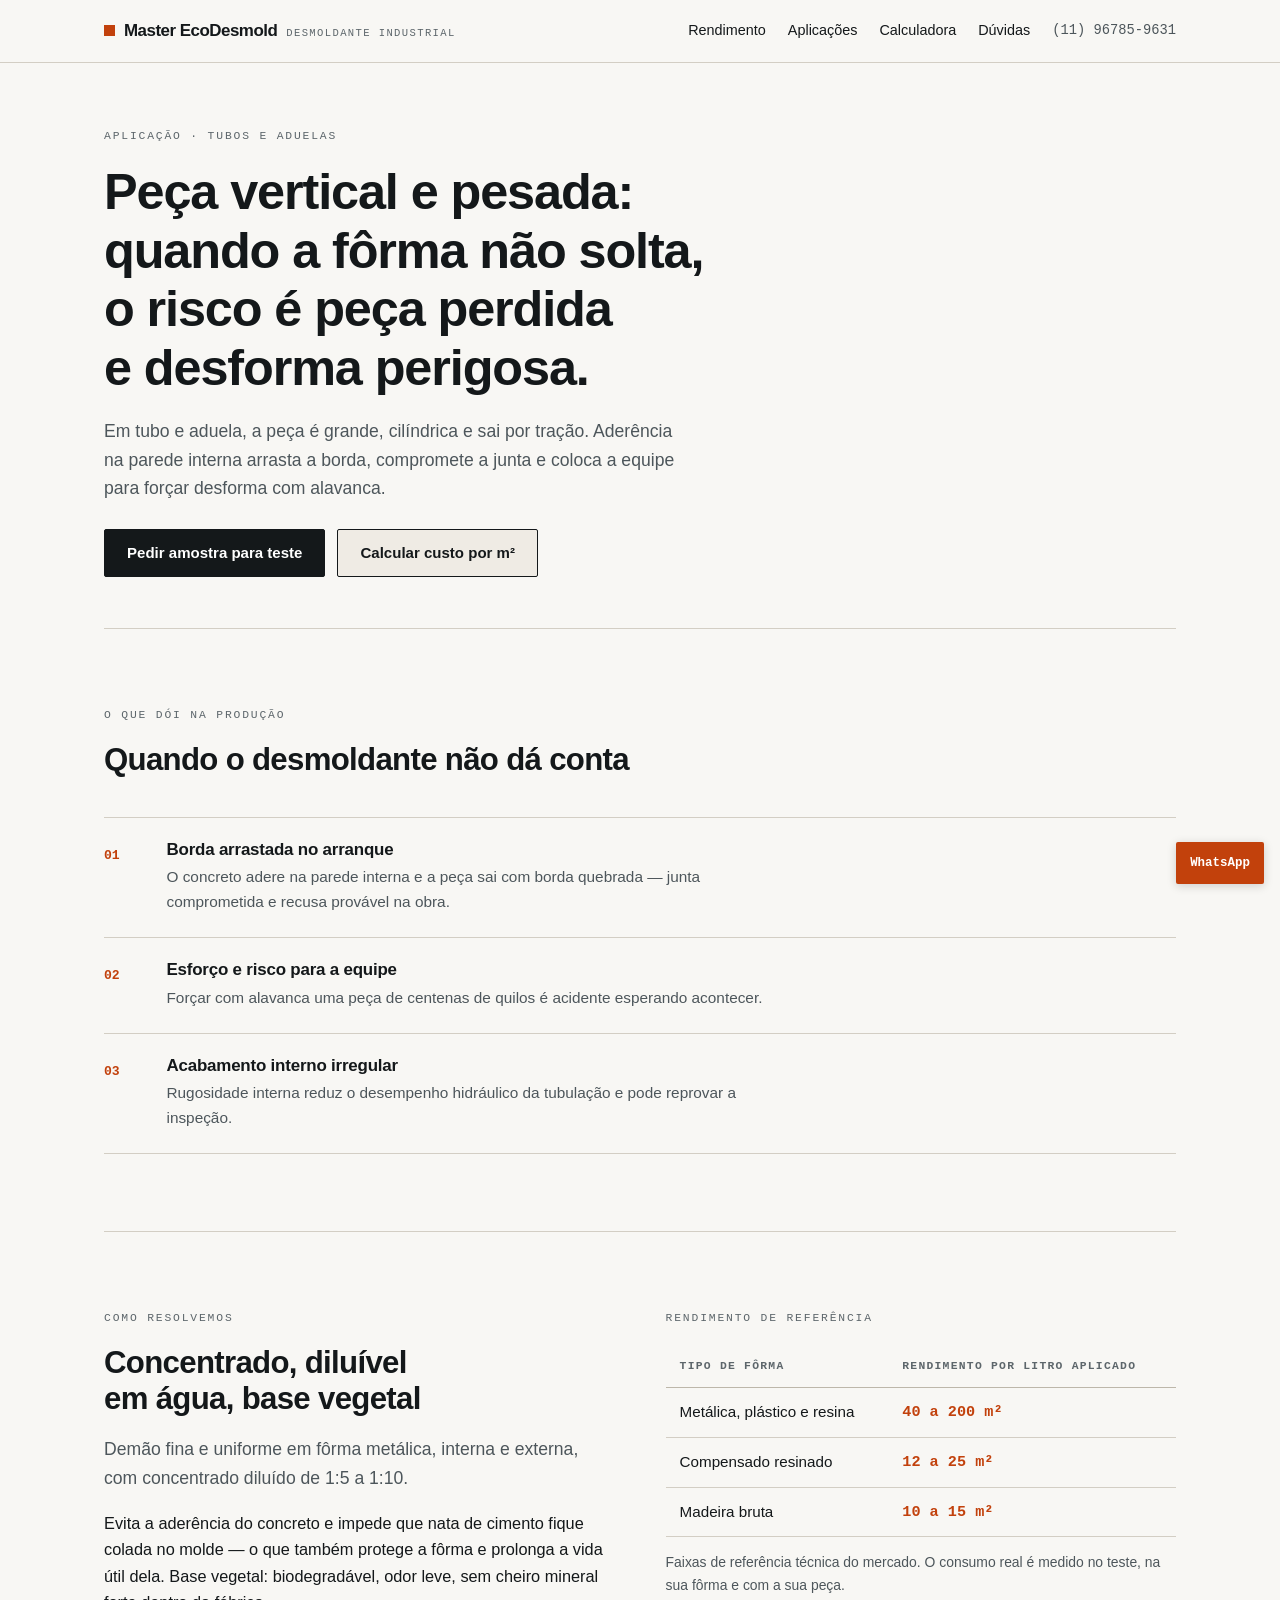
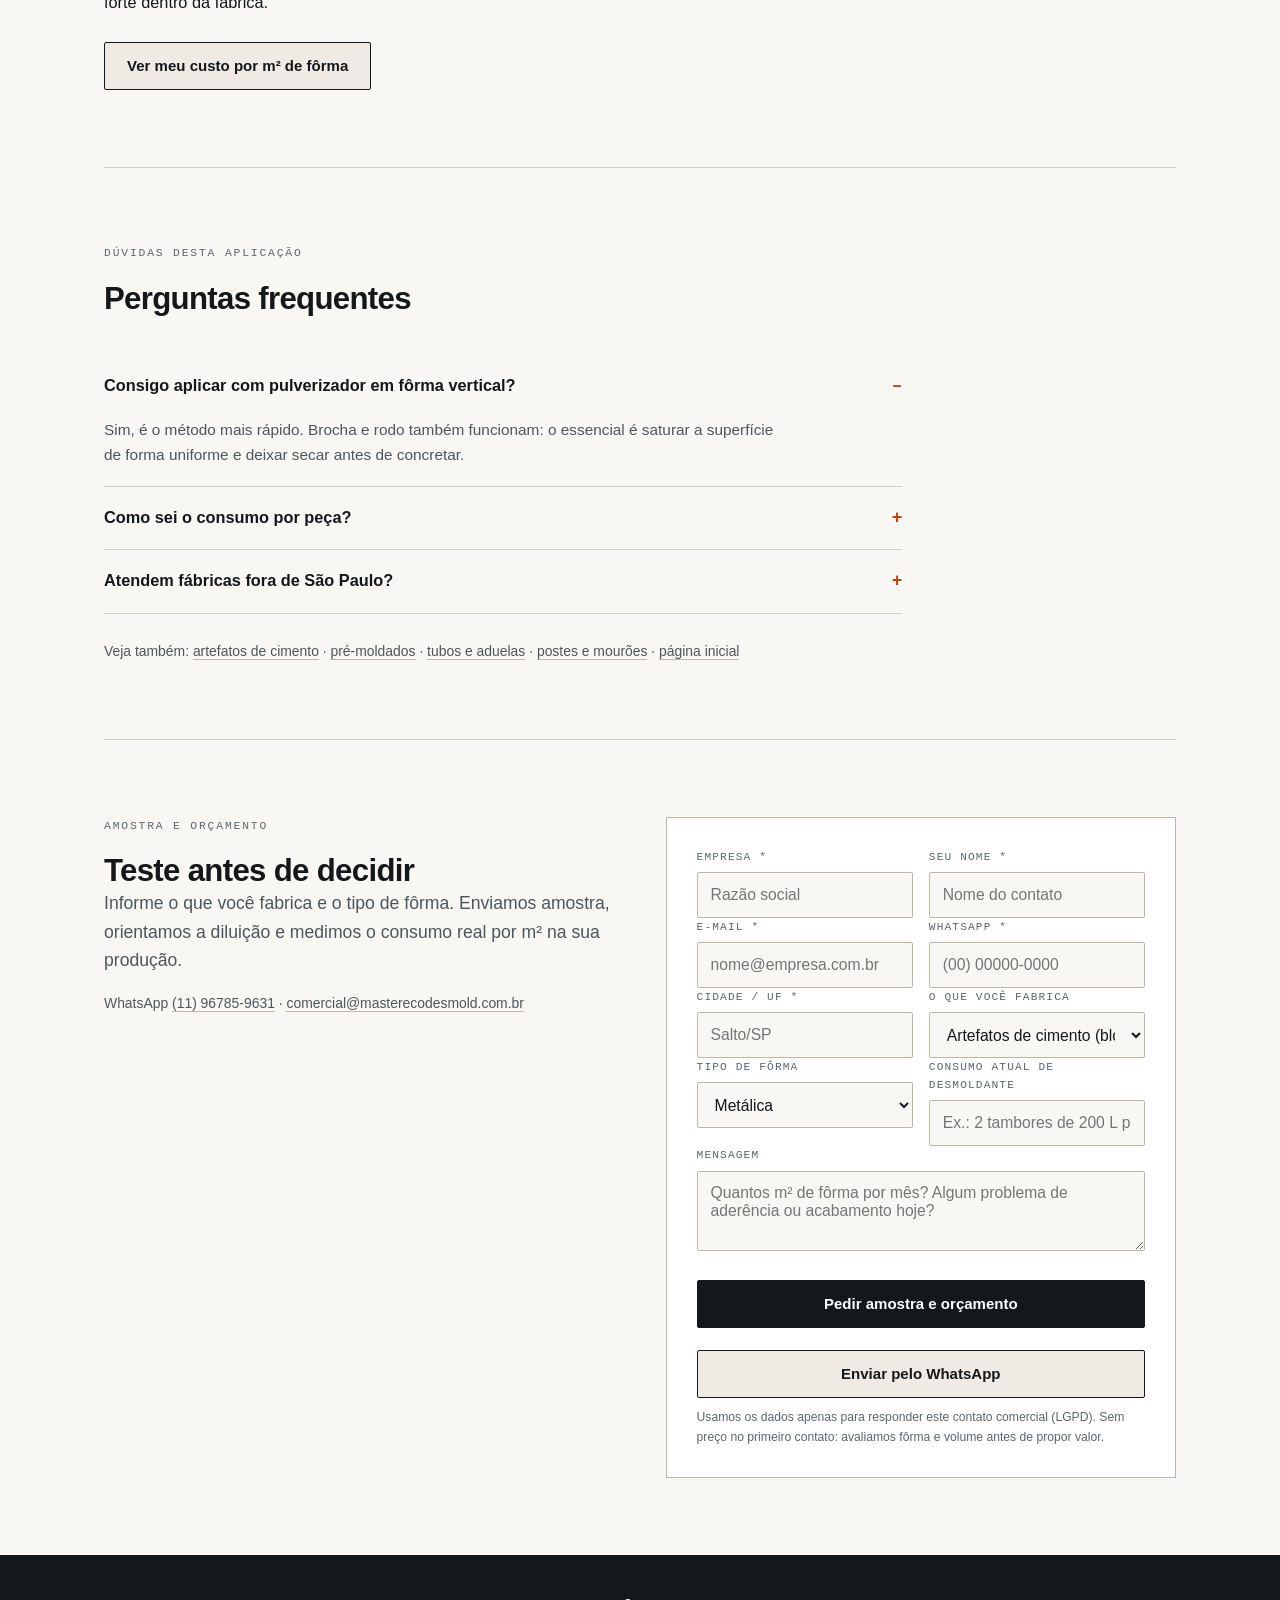
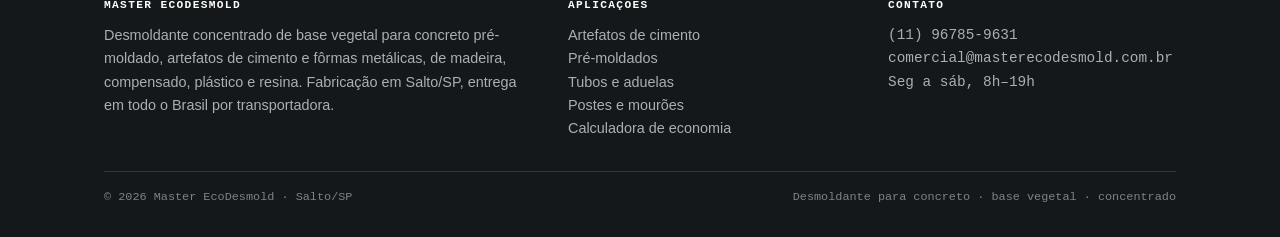
<file: tubos-e-aduelas.html>
<!DOCTYPE html>
<html lang="pt-BR">
<head>
<meta charset="UTF-8">
<meta name="viewport" content="width=device-width,initial-scale=1">
<title>Desmoldante para Tubos, Aduelas e Galerias de Concreto | Master EcoDesmold</title>
<meta name="description" content="Desmoldante concentrado de base vegetal para fábrica de tubos, aduelas, manilhas e galerias de concreto. Desforma limpa em fôrma vertical, sem arrastar borda. Diluição 1:5 a 1:10 e entrega em todo o Brasil.">
<meta name="keywords" content="desmoldante para tubo de concreto, desmoldante aduela, desmoldante manilha, desmoldante forma vertical">
<meta name="theme-color" content="#f8f7f4">
<meta name="robots" content="index,follow">
<link rel="canonical" href="https://masterecodesmold.com.br/tubos-e-aduelas.html">
<meta property="og:type" content="website">
<meta property="og:locale" content="pt_BR">
<meta property="og:title" content="Desmoldante para Tubos, Aduelas e Galerias de Concreto | Master EcoDesmold">
<meta property="og:description" content="Desmoldante concentrado de base vegetal para fábrica de tubos, aduelas, manilhas e galerias de concreto. Desforma limpa em fôrma vertical, sem arrastar borda. Diluição 1:5 a 1:10 e entrega em todo o Brasil.">
<meta property="og:url" content="https://masterecodesmold.com.br/tubos-e-aduelas.html">
<link rel="icon" href="data:image/svg+xml,%3Csvg xmlns='http://www.w3.org/2000/svg' viewBox='0 0 32 32'%3E%3Crect width='32' height='32' fill='%2314181a'/%3E%3Crect x='9' y='9' width='14' height='14' fill='%23c2410c'/%3E%3C/svg%3E">
<style>*,*::before,*::after{box-sizing:border-box}:root{--paper:#f8f7f4;--paper-2:#efebe4;--ink:#14181a;--ink-2:#4d565b;--ink-3:#5d666b;--rule:#d3cec4;--rule-2:#bdb7aa;--accent:#c2410c;--accent-2:#fdf1eb;--eco:#1f6b4a;--mono:ui-monospace,SFMono-Regular,"Cascadia Mono",Consolas,"Liberation Mono",monospace;--sans:-apple-system,BlinkMacSystemFont,"Segoe UI",Roboto,"Helvetica Neue",Arial,sans-serif;--max:1120px;--pad:24px}html{-webkit-text-size-adjust:100%}body{margin:0;background:var(--paper);color:var(--ink);font-family:var(--sans);font-size:1.02rem;line-height:1.62;font-synthesis-weight:none;text-rendering:optimizeLegibility}img{max-width:100%;display:block}a{color:inherit;text-decoration:none}a.u{border-bottom:1px solid var(--rule-2)}a.u:hover{border-color:var(--accent);color:var(--accent)}h1,h2,h3,h4{margin:0;line-height:1.16;letter-spacing:-.022em;font-weight:780;text-wrap:balance}h1{font-size:clamp(2rem,4.6vw,3.15rem)}h2{font-size:clamp(1.4rem,2.5vw,1.95rem)}h3{font-size:1.06rem;letter-spacing:-.012em}p{margin:0 0 1em}p:last-child{margin-bottom:0}.wrap{max-width:var(--max);margin:0 auto;padding:0 var(--pad)}.mono{font-family:var(--mono);font-variant-numeric:tabular-nums}.eyebrow{font-family:var(--mono);font-size:.71rem;letter-spacing:.16em;text-transform:uppercase;color:var(--ink-3);margin:0 0 18px;display:block}.lead{font-size:1.1rem;color:var(--ink-2)}.small{font-size:.87rem;color:var(--ink-2)}section{padding:clamp(46px,6vw,78px) 0;border-top:1px solid var(--rule)}section:first-of-type{border-top:0}.dark{background:var(--ink);color:#eceae5;border-top-color:var(--ink)}.dark h2,.dark h3{color:#fff}.dark .lead,.dark .small{color:#a9b0b3}.dark .eyebrow{color:#8b9295}.sec-head{max-width:60ch;margin-bottom:clamp(26px,3vw,40px)}.sec-head p{margin-top:14px;color:var(--ink-2)}.dark .sec-head p{color:#a9b0b3}.top{border-bottom:1px solid var(--rule);background:var(--paper);position:sticky;top:0;z-index:40}.top .wrap{display:flex;align-items:center;justify-content:space-between;gap:18px;min-height:62px}.mark{display:flex;align-items:baseline;gap:9px;font-weight:800;letter-spacing:-.03em;font-size:1.06rem}.mark i{font-style:normal;display:inline-block;width:11px;height:11px;background:var(--accent);flex:0 0 auto}.mark s{text-decoration:none;font-family:var(--mono);font-size:.66rem;letter-spacing:.13em;text-transform:uppercase;color:var(--ink-3);font-weight:500}nav{display:flex;align-items:center;gap:22px;font-size:.9rem}nav a:hover{color:var(--accent)}.top .tel{font-family:var(--mono);font-size:.86rem;color:var(--ink-2);white-space:nowrap}.top nav{flex:0 0 auto}.mark{min-width:0}.mark s{white-space:nowrap;overflow:hidden;text-overflow:ellipsis}.btn{display:inline-flex;align-items:center;justify-content:center;gap:9px;min-height:48px;padding:0 22px;border-radius:2px;font-weight:700;font-size:.94rem;border:1px solid var(--ink);background:var(--ink);color:#fff;cursor:pointer;transition:background .15s,color .15s,border-color .15s}.btn:hover{background:var(--accent);border-color:var(--accent);color:#fff}.btn.alt{background:var(--paper-2);color:var(--ink);border:1px solid var(--ink)}.btn.alt:hover{background:var(--ink);color:#fff;border-color:var(--ink)}.dark .btn{background:#fff;color:var(--ink);border-color:#fff}.dark .btn:hover{background:var(--accent);border-color:var(--accent);color:#fff}.dark .btn.alt{background:transparent;color:#fff;border-color:#5a6266}.dark .btn.alt:hover{border-color:#fff;color:#fff}.cta-row{display:flex;flex-wrap:wrap;gap:12px;margin-top:26px}.open{padding:clamp(38px,5vw,64px) 0 clamp(34px,4vw,52px);border-top:0}.open .grid{display:grid;grid-template-columns:1.32fr .68fr;gap:clamp(28px,4vw,58px);align-items:start}.open h1{max-width:22ch}.open .lead{margin-top:20px;max-width:46ch}.readout{border:1px solid var(--rule-2);background:#fff}.readout div{padding:13px 16px;border-top:1px solid var(--rule)}.readout div:first-child{border-top:0}.readout dt{font-family:var(--mono);font-size:.7rem;letter-spacing:.11em;text-transform:uppercase;color:var(--ink-3);margin:0 0 3px}.readout dd{margin:0;font-family:var(--mono);font-size:1rem;font-weight:600}.readout dd em{font-style:normal;color:var(--accent)}.rows{border-top:1px solid var(--rule)}.rows .row{display:grid;grid-template-columns:42px 1fr;gap:clamp(12px,1.6vw,22px);padding:22px 0;border-bottom:1px solid var(--rule);align-items:start}.rows .num{font-family:var(--mono);font-size:.82rem;color:var(--accent);padding-top:5px;font-weight:600}.rows h3{margin-bottom:6px}.rows p{color:var(--ink-2);font-size:.96rem;max-width:74ch}.dark .rows,.dark .rows .row{border-color:#2e3538}.dark .rows .num{color:#8b9295}.apps{border-top:1px solid var(--rule)}.apps a{display:grid;grid-template-columns:1.05fr 1.5fr 24px;gap:clamp(12px,2.4vw,32px);align-items:baseline;padding:19px 0;border-bottom:1px solid var(--rule)}.apps a:hover{background:var(--accent-2)}.apps b{font-weight:700;letter-spacing:-.01em}.apps span{color:var(--ink-2);font-size:.94rem}.apps i{font-style:normal;color:var(--accent);font-family:var(--mono);text-align:right}table{width:100%;border-collapse:collapse;font-size:.95rem}th,td{text-align:left;padding:12px 14px;border-bottom:1px solid var(--rule);vertical-align:top}th{font-family:var(--mono);font-size:.71rem;letter-spacing:.11em;text-transform:uppercase;color:var(--ink-3);font-weight:600;border-bottom:1px solid var(--rule-2)}td.n{font-family:var(--mono);font-variant-numeric:tabular-nums;white-space:nowrap}td.n strong{color:var(--accent)}tbody tr:hover{background:var(--paper-2)}.dark th{color:#8b9295;border-color:#3a4144}.dark td{border-color:#2e3538}.dark tbody tr:hover{background:#1c2226}.two{display:grid;grid-template-columns:1fr 1fr;gap:clamp(28px,4vw,54px);align-items:start}.three{display:grid;grid-template-columns:repeat(3,1fr);gap:clamp(20px,3vw,38px)}.pack{border-top:1px solid var(--rule);padding-top:16px}.pack b{display:block;font-size:1.02rem;margin-bottom:4px}.pack span{font-size:.9rem;color:var(--ink-2)}.note{border-left:2px solid var(--accent);padding:2px 0 2px 16px;margin-top:26px;font-size:.92rem;color:var(--ink-2);max-width:74ch}details{border-bottom:1px solid var(--rule)}details summary{cursor:pointer;padding:17px 0;font-weight:700;list-style:none;display:flex;gap:14px;justify-content:space-between;align-items:baseline}details summary::-webkit-details-marker{display:none}details summary::after{content:"+";font-family:var(--mono);color:var(--accent);font-size:1.1rem}details[open] summary::after{content:"–"}details p{padding:0 0 18px;color:var(--ink-2);font-size:.96rem;max-width:80ch}form{border:1px solid var(--rule-2);background:#fff;padding:clamp(20px,3vw,30px)}label{display:block;font-family:var(--mono);font-size:.7rem;letter-spacing:.1em;text-transform:uppercase;color:var(--ink-3);margin:16px 0 6px}label:first-of-type{margin-top:0}input,select,textarea{width:100%;font-family:var(--sans);font-size:.98rem;color:var(--ink);background:var(--paper);border:1px solid var(--rule-2);border-radius:2px;padding:12px 13px;min-height:46px}input:focus,select:focus,textarea:focus{outline:2px solid var(--accent);outline-offset:-1px;background:#fff}.f2{display:grid;grid-template-columns:1fr 1fr;gap:16px}form .btn{width:100%;margin-top:22px}.lgpd{font-size:.76rem;color:var(--ink-3);margin:10px 0 0}footer{background:var(--ink);color:#a9b0b3;padding:44px 0 30px;font-size:.9rem}footer .fg{display:grid;grid-template-columns:1.5fr 1fr 1fr;gap:32px;margin-bottom:30px}footer h4{color:#fff;font-family:var(--mono);font-size:.7rem;letter-spacing:.12em;text-transform:uppercase;margin-bottom:12px;font-weight:600}footer a:hover{color:#fff}footer .end{border-top:1px solid #2e3538;padding-top:16px;display:flex;justify-content:space-between;gap:14px;flex-wrap:wrap;font-family:var(--mono);font-size:.74rem;color:#7b8489}.zap{position:fixed;right:16px;bottom:16px;z-index:50;background:var(--accent);color:#fff;font-family:var(--mono);font-size:.78rem;padding:11px 14px;border-radius:2px;font-weight:600;box-shadow:0 2px 10px rgba(20,24,26,.18)}body{padding-bottom:0}@media(max-width:700px){.zap{font-size:.72rem;padding:9px 11px;right:12px;bottom:12px}body{padding-bottom:56px}}.zap:hover{background:var(--ink)}@media(max-width:900px){.open .grid,.two,.three,.f2,footer .fg{grid-template-columns:1fr}.top .mark s{display:none}.top .tel{font-size:.82rem}nav .hide{display:none}.rows .row{grid-template-columns:38px 1fr;gap:14px}.apps a{grid-template-columns:1fr;gap:4px}.apps i{display:none}section{padding:40px 0}.top .wrap{min-height:56px}}@media(max-width:700px){table.spec{font-size:.94rem}table.spec thead{display:none}table.spec tr{display:block;border-bottom:1px solid var(--rule);padding:12px 0}table.spec td{display:flex;justify-content:space-between;align-items:baseline;gap:14px;border:0;padding:3px 0;text-align:right}table.spec td::before{content:attr(data-label);flex:0 0 auto;font-family:var(--mono);font-size:.67rem;letter-spacing:.09em;text-transform:uppercase;color:var(--ink-3);text-align:left}table.spec td.n{white-space:normal}table.spec tr:hover{background:transparent}.out table td{display:flex;justify-content:space-between;gap:12px;text-align:right}}@media(prefers-reduced-motion:reduce){*{transition:none!important;scroll-behavior:auto!important}}</style>
<script type="application/ld+json">{"@context": "https://schema.org", "@type": "FAQPage", "mainEntity": [{"@type": "Question", "name": "Consigo aplicar com pulverizador em fôrma vertical?", "acceptedAnswer": {"@type": "Answer", "text": "Sim, é o método mais rápido. Brocha e rodo também funcionam: o essencial é saturar a superfície de forma uniforme e deixar secar antes de concretar."}}, {"@type": "Question", "name": "Como sei o consumo por peça?", "acceptedAnswer": {"@type": "Answer", "text": "Medimos no teste. Com diâmetro e altura calculamos a área de fôrma por peça e chegamos ao consumo por unidade e por mês."}}, {"@type": "Question", "name": "Atendem fábricas fora de São Paulo?", "acceptedAnswer": {"@type": "Answer", "text": "Sim, despachamos por transportadora para todo o Brasil."}}]}</script>
</head>
<body>
<div class="top"><div class="wrap">
<a class="mark" href="/"><i></i>Master EcoDesmold<s>Desmoldante&nbsp;industrial</s></a>
<nav>
<a class="hide" href="/#rendimento">Rendimento</a>
<a class="hide" href="/#aplicacoes">Aplicações</a>
<a class="hide" href="/calculadora.html">Calculadora</a>
<a class="hide" href="/#faq">Dúvidas</a>
<a class="tel" href="tel:+5511967859631">(11) 96785-9631</a>
</nav>
</div></div>
<div class="wrap">
<section class="open">
<span class="eyebrow">Aplicação &middot; tubos e aduelas</span>
<h1>Peça vertical e pesada: quando a fôrma não solta, o risco é peça perdida e desforma perigosa.</h1>
<p class="lead" style="max-width:60ch;margin-top:20px">Em tubo e aduela, a peça é grande, cilíndrica e sai por tração. Aderência na parede interna arrasta a borda, compromete a junta e coloca a equipe para forçar desforma com alavanca.</p>
<div class="cta-row">
<a class="btn" href="https://wa.me/5511967859631?text=Ol%C3%A1%21%20Tenho%20f%C3%A1brica%20e%20quero%20saber%20sobre%20o%20desmoldante%20Master%20EcoDesmold%20%28tubos%20e%20aduelas%29" target="_blank" rel="noopener">Pedir amostra para teste</a>
<a class="btn alt" href="/calculadora.html">Calcular custo por m²</a>
</div>
</section>
<section>
<div class="sec-head"><span class="eyebrow">O que dói na produção</span>
<h2>Quando o desmoldante não dá conta</h2></div>
<div class="rows"><div class="row"><span class="num">01</span><div><h3>Borda arrastada no arranque</h3><p>O concreto adere na parede interna e a peça sai com borda quebrada — junta comprometida e recusa provável na obra.</p></div></div>
<div class="row"><span class="num">02</span><div><h3>Esforço e risco para a equipe</h3><p>Forçar com alavanca uma peça de centenas de quilos é acidente esperando acontecer.</p></div></div>
<div class="row"><span class="num">03</span><div><h3>Acabamento interno irregular</h3><p>Rugosidade interna reduz o desempenho hidráulico da tubulação e pode reprovar a inspeção.</p></div></div></div>
</section>
<section>
<div class="two">
<div>
<span class="eyebrow">Como resolvemos</span>
<h2 style="margin-bottom:18px">Concentrado, diluível em água, base vegetal</h2>
<p class="lead">Demão fina e uniforme em fôrma metálica, interna e externa, com concentrado diluído de 1:5 a 1:10.</p>
<p>Evita a aderência do concreto e impede que nata de cimento fique colada no molde — o que também protege a fôrma e prolonga a vida útil dela. Base vegetal: biodegradável, odor leve, sem cheiro mineral forte dentro da fábrica.</p>
<div class="cta-row"><a class="btn alt" href="/calculadora.html">Ver meu custo por m² de fôrma</a></div>
</div>
<div>
<span class="eyebrow">Rendimento de referência</span>
<table class="spec">
<thead><tr><th>Tipo de fôrma</th><th>Rendimento por litro aplicado</th></tr></thead>
<tbody>
<tr><td data-label="Fôrma">Metálica, plástico e resina</td><td data-label="Rendimento" class="n"><strong>40 a 200 m²</strong></td></tr>
<tr><td data-label="Fôrma">Compensado resinado</td><td data-label="Rendimento" class="n"><strong>12 a 25 m²</strong></td></tr>
<tr><td data-label="Fôrma">Madeira bruta</td><td data-label="Rendimento" class="n"><strong>10 a 15 m²</strong></td></tr>
</tbody>
</table>
<p class="small" style="margin-top:14px">Faixas de referência técnica do mercado. O consumo real é
medido no teste, na sua fôrma e com a sua peça.</p>
</div>
</div>
</section>
<section>
<div class="sec-head"><span class="eyebrow">Dúvidas desta aplicação</span>
<h2>Perguntas frequentes</h2></div>
<div style="max-width:88ch"><details open><summary>Consigo aplicar com pulverizador em fôrma vertical?</summary><p>Sim, é o método mais rápido. Brocha e rodo também funcionam: o essencial é saturar a superfície de forma uniforme e deixar secar antes de concretar.</p></details>
<details><summary>Como sei o consumo por peça?</summary><p>Medimos no teste. Com diâmetro e altura calculamos a área de fôrma por peça e chegamos ao consumo por unidade e por mês.</p></details>
<details><summary>Atendem fábricas fora de São Paulo?</summary><p>Sim, despachamos por transportadora para todo o Brasil.</p></details>
<p class="small" style="margin-top:26px">Veja também:
<a class="u" href="/artefatos-de-cimento.html">artefatos de cimento</a> &middot;
<a class="u" href="/pre-moldados.html">pré-moldados</a> &middot;
<a class="u" href="/tubos-e-aduelas.html">tubos e aduelas</a> &middot;
<a class="u" href="/postes-e-mouroes.html">postes e mourões</a> &middot;
<a class="u" href="/">página inicial</a></p>
</div>
</section>
<section id="orcamento">
<div class="two">
<div>
<span class="eyebrow">Amostra e orçamento</span>
<h2>Teste antes de decidir</h2>
<p class="lead">Informe o que você fabrica e o tipo de fôrma. Enviamos amostra, orientamos a diluição
e medimos o consumo real por m² na sua produção.</p>
<p class="small">WhatsApp <a class="u" href="https://wa.me/5511967859631" target="_blank" rel="noopener">(11) 96785-9631</a>
&middot; <a class="u" href="mailto:comercial@masterecodesmold.com.br">comercial@masterecodesmold.com.br</a></p>
</div>
<form id="formOrc" method="POST" action="https://formsubmit.co/comercial@masterecodesmold.com.br">
<input type="hidden" name="_subject" value="Pedido de amostra/orçamento — site Master EcoDesmold (tubos-e-aduelas)">
<input type="hidden" name="_captcha" value="false">
<div class="f2">
<div><label for="empresa">Empresa *</label><input id="empresa" name="empresa" required placeholder="Razão social"></div>
<div><label for="nome">Seu nome *</label><input id="nome" name="nome" required placeholder="Nome do contato"></div>
</div>
<div class="f2">
<div><label for="email">E-mail *</label><input id="email" type="email" name="email" required placeholder="nome@empresa.com.br"></div>
<div><label for="tel">WhatsApp *</label><input id="tel" name="telefone" required placeholder="(00) 00000-0000"></div>
</div>
<div class="f2">
<div><label for="cidade">Cidade / UF *</label><input id="cidade" name="cidade" required placeholder="Salto/SP"></div>
<div><label for="fab">O que você fabrica</label><select id="fab" name="fabricacao">
<option>Artefatos de cimento (bloco, paver, meio-fio)</option>
<option>Pré-moldados (lajota, viga, painel)</option>
<option>Tubos, aduelas e galerias</option>
<option>Postes e mourões</option>
<option>Fibrocimento / telhas</option>
<option>Construção civil (concreto aparente)</option>
<option>Outro</option></select></div>
</div>
<div class="f2">
<div><label for="forma">Tipo de fôrma</label><select id="forma" name="forma">
<option>Metálica</option><option>Madeira bruta</option>
<option>Compensado resinado / plastificado</option>
<option>Plástico / resina</option><option>Mista</option></select></div>
<div><label for="consumo">Consumo atual de desmoldante</label><input id="consumo" name="consumo" placeholder="Ex.: 2 tambores de 200 L por mês"></div>
</div>
<div><label for="msg">Mensagem</label><textarea id="msg" name="mensagem" rows="3" placeholder="Quantos m² de fôrma por mês? Algum problema de aderência ou acabamento hoje?"></textarea></div>
<button class="btn" type="submit">Pedir amostra e orçamento</button>
<button class="btn alt" type="button" id="btZap">Enviar pelo WhatsApp</button>
<p class="lgpd">Usamos os dados apenas para responder este contato comercial (LGPD). Sem preço no primeiro
contato: avaliamos fôrma e volume antes de propor valor.</p>
</form>
<script>
document.getElementById('btZap').addEventListener('click',function(){
var f=document.getElementById('formOrc'),d=new FormData(f),g=function(k){return (d.get(k)||'').toString().trim()};
var t='Olá! Quero orçamento do desmoldante Master EcoDesmold.\nEmpresa: '+g('empresa')+'\nContato: '+g('nome')
+'\nCidade: '+g('cidade')+'\nFabricação: '+g('fabricacao')+'\nFôrma: '+g('forma')
+'\nConsumo atual: '+g('consumo')+'\nMensagem: '+g('mensagem');
window.open('https://wa.me/5511967859631?text='+encodeURIComponent(t),'_blank');
});
</script>
</div>
</section>
</div>
<footer><div class="wrap">
<div class="fg">
<div>
<h4>Master EcoDesmold</h4>
<p>Desmoldante concentrado de base vegetal para concreto pré-moldado, artefatos de cimento e
fôrmas metálicas, de madeira, compensado, plástico e resina. Fabricação em Salto/SP, entrega em
todo o Brasil por transportadora.</p>
</div>
<div>
<h4>Aplicações</h4>
<p><a href="/artefatos-de-cimento.html">Artefatos de cimento</a><br>
<a href="/pre-moldados.html">Pré-moldados</a><br>
<a href="/tubos-e-aduelas.html">Tubos e aduelas</a><br>
<a href="/postes-e-mouroes.html">Postes e mourões</a><br>
<a href="/calculadora.html">Calculadora de economia</a></p>
</div>
<div>
<h4>Contato</h4>
<p class="mono"><a href="https://wa.me/5511967859631" target="_blank" rel="noopener">(11) 96785-9631</a><br>
<a href="mailto:comercial@masterecodesmold.com.br">comercial@masterecodesmold.com.br</a><br>
Seg a sáb, 8h–19h</p>
</div>
</div>
<div class="end">
<span>&copy; 2026 Master EcoDesmold &middot; Salto/SP</span>
<span>Desmoldante para concreto &middot; base vegetal &middot; concentrado</span>
</div>
</div></footer>
<a class="zap" href="https://wa.me/5511967859631?text=Quero%20informa%C3%A7%C3%B5es%20sobre%20o%20desmoldante%20Master%20EcoDesmold" target="_blank" rel="noopener">WhatsApp</a>
</body></html>
</file>
